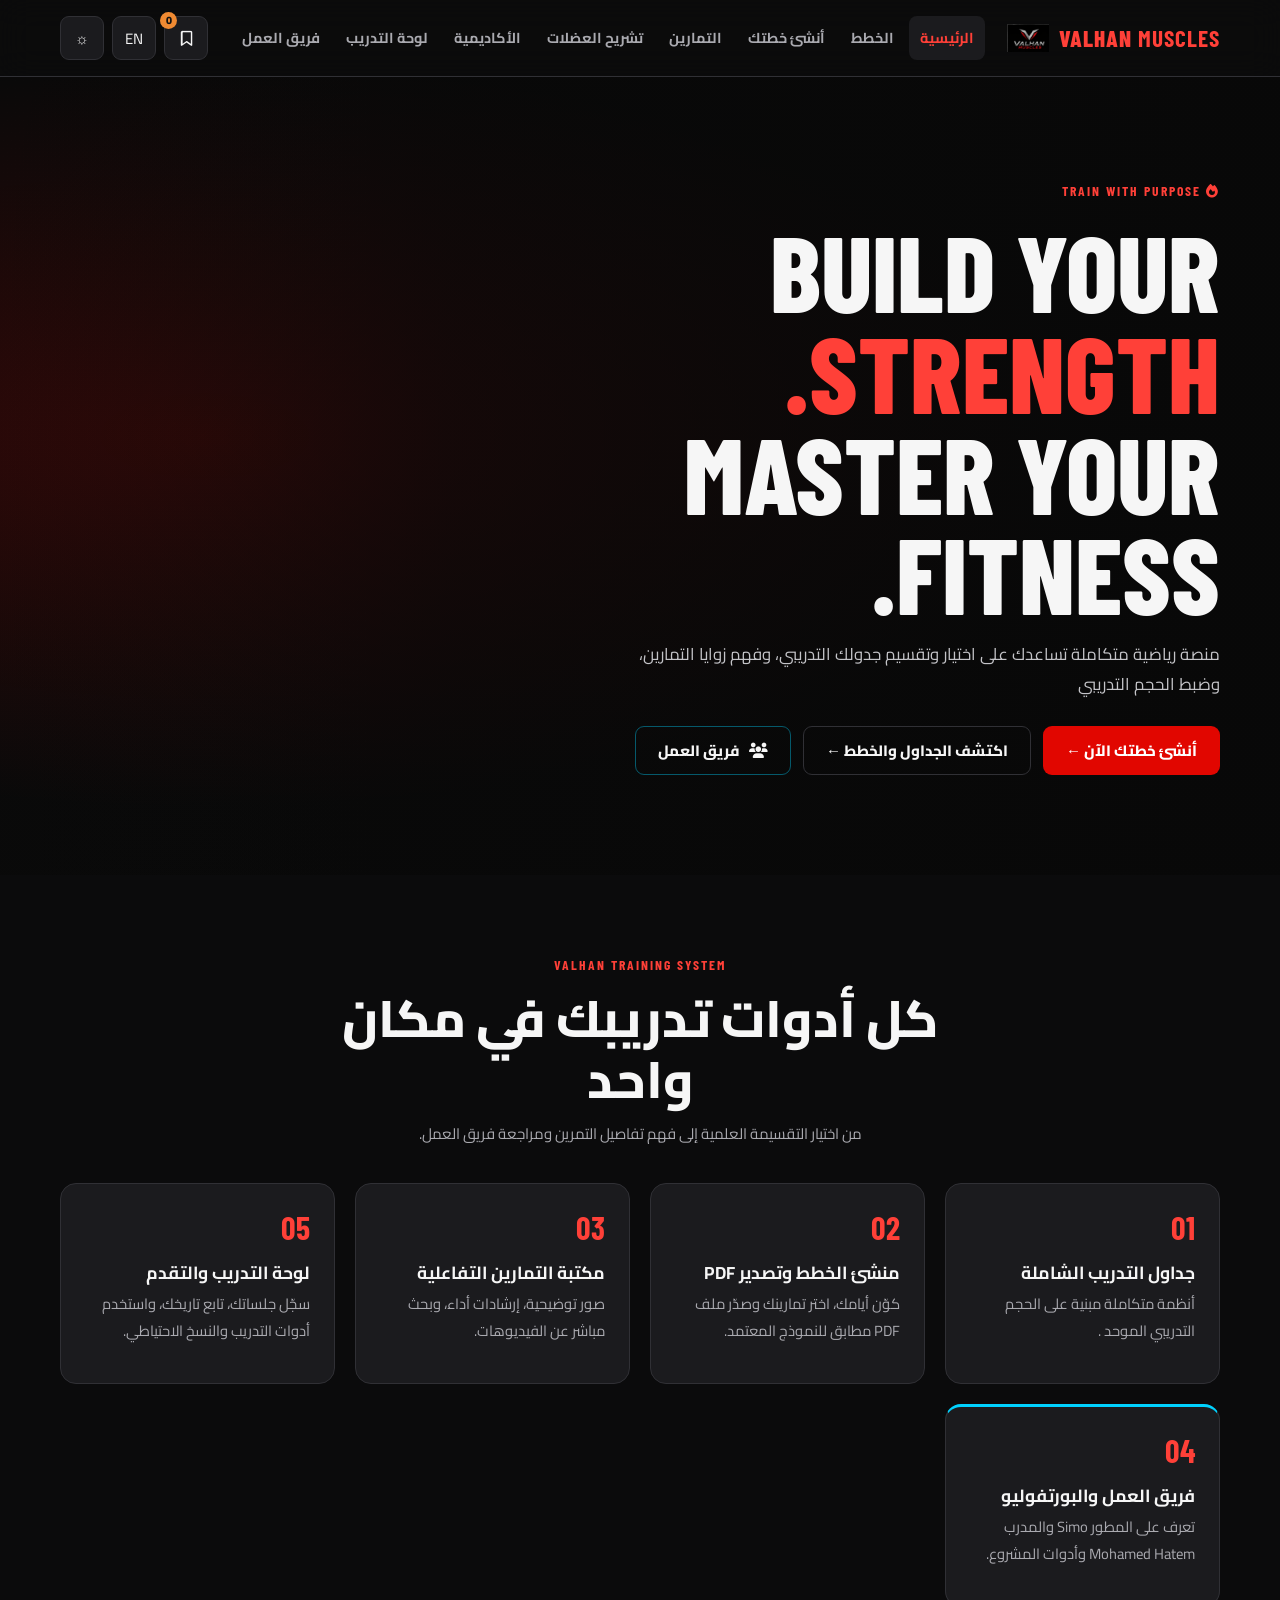
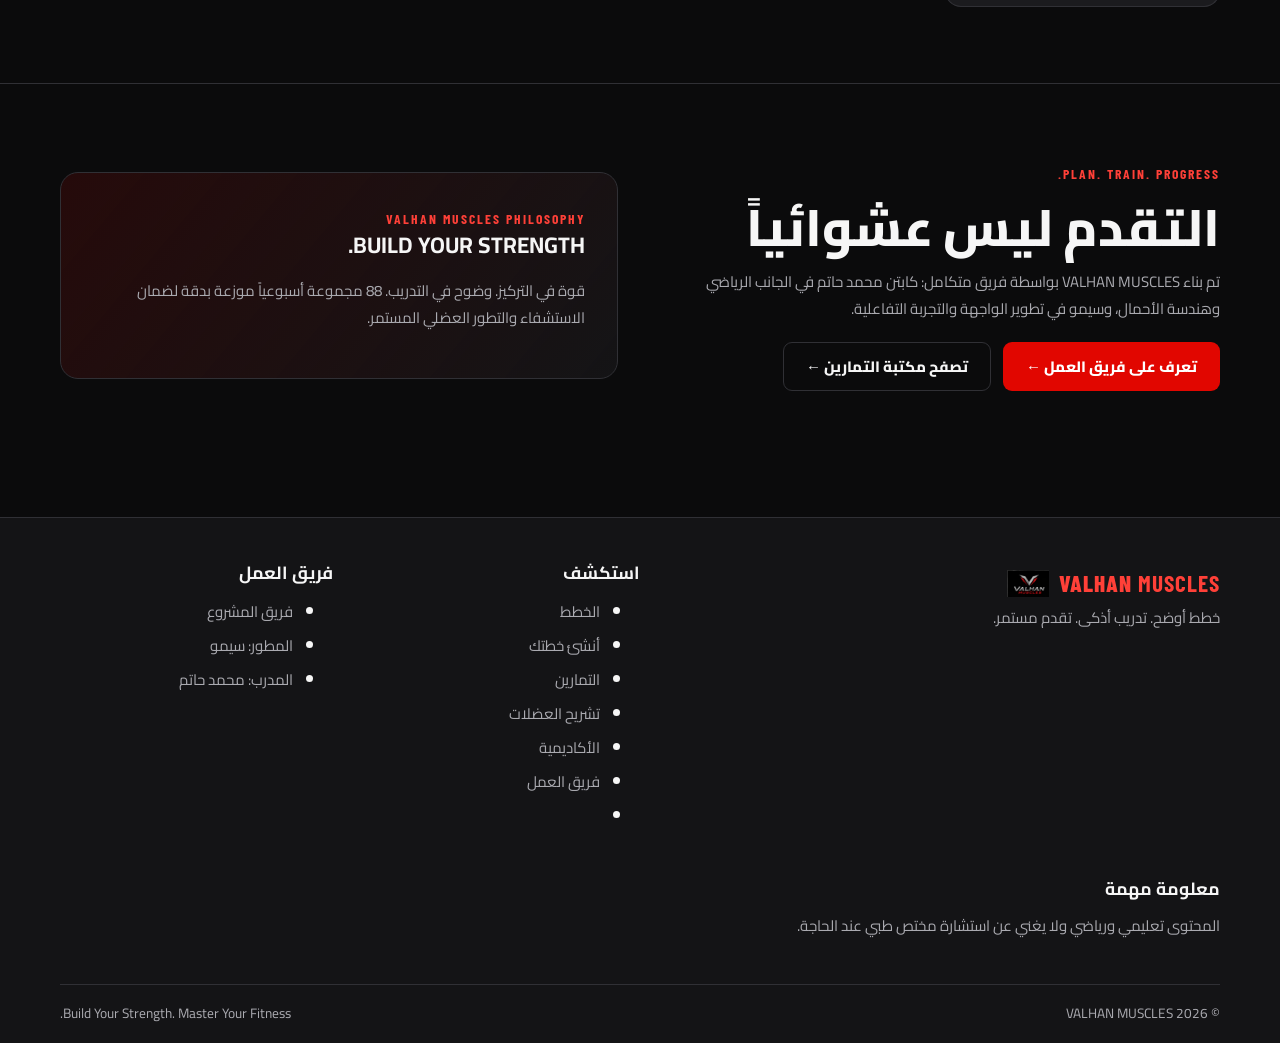
<file: index.html>
<!doctype html>
<html lang="ar" dir="rtl">

<head>
  <meta charset="utf-8">
  <meta name="viewport" content="width=device-width,initial-scale=1">
  <meta name="theme-color" content="#0b0b0c">
  <meta name="description" content="VALHAN MUSCLES — خطط تدريب ومكتبة تمارين لبناء قوتك بوعي.">
  <title>VALHAN MUSCLES</title>
  <link rel="preconnect" href="https://fonts.googleapis.com">
  <link rel="preconnect" href="https://fonts.gstatic.com" crossorigin>
  <link
    href="https://fonts.googleapis.com/css2?family=Barlow+Condensed:wght@500;600;700;800&family=Cairo:wght@400;500;600;700;800&display=swap"
    rel="stylesheet">
  <link rel="stylesheet" href="./css/all.min.css">
  <link rel="stylesheet" href="./css/global.css">
  <link rel="stylesheet" href="./css/header.css">
  <link rel="stylesheet" href="./css/footer.css">
  <link rel="stylesheet" href="./css/pages/pages.css">
</head>

<body data-root="." data-page="home"><a class="skip-link" href="#main-content">تخطَّ إلى المحتوى</a>
  <header id="site-header">
    <div class="container header-inner">
      <a class="brand" href="./index.html" aria-label="VALHAN MUSCLES - Home">
        <img src="./assets/logos/logo.webp" alt="VALHAN MUSCLES">
        <span>VALHAN <b>MUSCLES</b></span>
      </a>
      <nav class="nav" id="main-nav" aria-label="Main navigation">
        <a class="active" href="./index.html" data-ar="الرئيسية" data-en="Home">الرئيسية</a>
        <a class="" href="./pages/workout-plans.html" data-ar="الخطط" data-en="Plans">الخطط</a>
        <a class="" href="./pages/workout-builder.html" data-ar="أنشئ خطتك" data-en="Builder">أنشئ خطتك</a>
        <a class="" href="./pages/exercises.html" data-ar="التمارين" data-en="Exercises">التمارين</a>
        <a href="./pages/anatomy.html" data-ar="تشريح العضلات" data-en="Anatomy">تشريح العضلات</a>
        <a class="" href="./pages/academy.html" data-ar="الأكاديمية" data-en="Academy">الأكاديمية</a>
        <a href="./pages/dashboard.html" data-ar="لوحة التدريب" data-en="Dashboard">لوحة التدريب</a>
        <a class="" href="./pages/our-team.html" data-ar="فريق العمل" data-en="Our Team">فريق العمل</a>
      </nav>
      <div class="head-actions">
        <button class="icon-btn" id="lang-toggle" type="button" aria-label="Change language">EN</button>
        <button class="icon-btn" id="theme-toggle" type="button" aria-label="Toggle theme">☼</button>
        <button class="menu-btn" id="menu-toggle" type="button" aria-label="Open menu" aria-expanded="false"
          aria-controls="main-nav">☰</button>
      </div>
    </div>
  </header>
  <main id="main-content">

    <section class="hero">
      <div class="container hero-content">
        <span class="eyebrow"><i class="fa-solid fa-fire"></i> TRAIN WITH PURPOSE</span>
        <h1>BUILD YOUR <em>STRENGTH.</em><br />MASTER YOUR FITNESS.</h1>
        <p><span
            data-ar="منصة رياضية متكاملة تساعدك على اختيار وتقسيم جدولك التدريبي، وفهم زوايا التمارين، وضبط الحجم التدريبي"
            data-en="A comprehensive fitness platform helping you organize workout splits, understand movements, and maintain verified weekly volume (88 weekly sets).">منصة
            رياضية متكاملة تساعدك على اختيار وتقسيم جدولك التدريبي، وفهم زوايا التمارين، وضبط الحجم التدريبي</span> </p>
        <div class="actions">
          <a class="btn btn-primary" href="./pages/workout-builder.html"><span data-ar="أنشئ خطتك الآن ←"
              data-en="Build your plan ←">أنشئ خطتك الآن ←</span></a>
          <a class="btn btn-outline"   href="./pages/workout-plans.html"><span data-ar="اكتشف الجداول والخطط ←"
              data-en="Explore plans ←">اكتشف الجداول والخطط ←</span></a>
          <a class="btn btn-outline" href="./pages/our-team.html"
            style="border-color: rgba(0,210,255,0.4); color: var(--text);">
            <i class="fa-solid fa-users"></i> <span data-ar="فريق العمل" data-en="Our Team">فريق العمل</span>
          </a>
        </div>
      </div>
    </section>
    <section class="section">
      <div class="container">
        <div class="section-head">
          <span class="eyebrow">VALHAN TRAINING SYSTEM</span>
          <h2 class="section-title"><span data-ar="كل أدوات تدريبك في مكان واحد"
              data-en="Your training tools in one place">كل أدوات تدريبك في مكان واحد</span></h2>
          <p class="muted"><span data-ar="من اختيار التقسيمة العلمية إلى فهم تفاصيل التمرين ومراجعة فريق العمل."
              data-en="From selecting scientific splits to mastering execution and exploring our team.">من اختيار
              التقسيمة العلمية إلى فهم تفاصيل التمرين ومراجعة فريق العمل.</span></p>
        </div>
        <div class="grid feature-grid">
          <a class="card feature reveal" href="./pages/workout-plans.html">
            <b>01</b>
            <h3><span data-ar="جداول التدريب الشاملة" data-en="Comprehensive Plans">جداول التدريب الشاملة</span></h3>
            <p> <span data-ar="أنظمة متكاملة مبنية على الحجم التدريبي الموحد ."
                data-en="7 unified systems based on verified weekly volume.">أنظمة متكاملة مبنية على الحجم التدريبي
                الموحد .</span></p>
          </a>
          <a class="card feature reveal" href="./pages/workout-builder.html">
            <b>02</b>
            <h3><span data-ar="منشئ الخطط وتصدير PDF" data-en="Workout Builder &amp; PDF">منشئ الخطط وتصدير PDF</span>
            </h3>
            <p><span data-ar="كوّن أيامك، اختر تمارينك وصدّر ملف PDF مطابق للنموذج المعتمد."
                data-en="Build your sessions and export clean print-ready PDFs.">كوّن أيامك، اختر تمارينك وصدّر ملف PDF
                مطابق للنموذج المعتمد.</span></p>
          </a>
          <a class="card feature reveal" href="./pages/exercises.html">
            <b>03</b>
            <h3><span data-ar="مكتبة التمارين التفاعلية" data-en="Exercise Library">مكتبة التمارين التفاعلية</span></h3>
            <p><span data-ar="صور توضيحية، إرشادات أداء، وبحث مباشر عن الفيديوهات."
                data-en="Movement guides, cues, and direct tutorial search.">صور توضيحية، إرشادات أداء، وبحث مباشر عن
                الفيديوهات.</span></p>
          </a>
          <a class="card feature reveal" href="./pages/dashboard.html">
            <b>05</b>
            <h3><span data-ar="لوحة التدريب والتقدم" data-en="Training Dashboard">لوحة التدريب والتقدم</span></h3>
            <p><span data-ar="سجّل جلساتك، تابع تاريخك، واستخدم أدوات التدريب والنسخ الاحتياطي." data-en="Log sessions, review history, and use training and backup tools.">سجّل جلساتك، تابع تاريخك، واستخدم أدوات التدريب والنسخ الاحتياطي.</span></p>
          </a>
          <a class="card feature reveal" href="./pages/our-team.html" style="border-top: 3px solid #00d2ff;">
            <b>04</b>
            <h3><span data-ar="فريق العمل والبورتفوليو" data-en="Our Team &amp; Portfolios">فريق العمل
                والبورتفوليو</span></h3>
            <p><span data-ar="تعرف على المطور Simo والمدرب Mohamed Hatem وأدوات المشروع."
                data-en="Meet Developer Simo, Coach Mohamed Hatem and project stack.">تعرف على المطور Simo والمدرب
                Mohamed Hatem وأدوات المشروع.</span></p>
          </a>
        </div>
      </div>
    </section>
    <section class="section" style="border-top: 1px solid var(--line);">
      <div class="container split">
        <div>
          <span class="eyebrow">PLAN. TRAIN. PROGRESS.</span>
          <h2 class="section-title"><span data-ar="التقدم ليس عشوائياً" data-en="Progress is not random">التقدم ليس
              عشوائياً</span></h2>
          <p class="muted"><span
              data-ar="تم بناء VALHAN MUSCLES بواسطة فريق متكامل: كابتن محمد حاتم في الجانب الرياضي وهندسة الأحمال، وسيمو في تطوير الواجهة والتجربة التفاعلية."
              data-en="VALHAN MUSCLES is built by a dedicated team: Mohamed Hatem on fitness architecture and Simo on front-end engineering.">تم
              بناء VALHAN MUSCLES بواسطة فريق متكامل: كابتن محمد حاتم في الجانب الرياضي وهندسة الأحمال، وسيمو في تطوير
              الواجهة والتجربة التفاعلية.</span></p>
          <div style="display:flex; gap:12px; flex-wrap:wrap; margin-top:20px;">
            <a class="btn btn-primary" href="./pages/our-team.html"><span data-ar="تعرف على فريق العمل ←"
                data-en="Meet the team ←">تعرف على فريق العمل ←</span></a>
            <a class="btn btn-outline" href="./pages/exercises.html"><span data-ar="تصفح مكتبة التمارين ←"
                data-en="Browse exercises ←">تصفح مكتبة التمارين ←</span></a>
          </div>
        </div>
        <div class="about-panel">
          <span class="eyebrow">VALHAN MUSCLES PHILOSOPHY</span>
          <h2>BUILD YOUR STRENGTH.</h2>
          <p class="muted"><span
              data-ar="قوة في التركيز. وضوح في التدريب. 88 مجموعة أسبوعياً موزعة بدقة لضمان الاستشفاء والتطور العضلي المستمر."
              data-en="Strength in focus. Clarity in training. 88 weekly sets carefully allocated for recovery and hypertrophy.">قوة
              في التركيز. وضوح في التدريب. 88 مجموعة أسبوعياً موزعة بدقة لضمان الاستشفاء والتطور العضلي المستمر.</span>
          </p>
        </div>
      </div>
    </section>
  </main>
  <footer id="site-footer">
    <div class="container">
      <div class="footer-grid">
        <div>
          <a class="brand" href="./index.html">
            <img src="./assets/logos/logo.webp" alt="VALHAN MUSCLES">
            <span>VALHAN <b>MUSCLES</b></span>
          </a>
          <p data-ar="خطط أوضح. تدريب أذكى. تقدم مستمر." data-en="Clear plans. Smarter training. Consistent progress.">
            خطط أوضح. تدريب أذكى. تقدم مستمر.</p>
        </div>
        <div>
          <h3 class="footer-title" data-ar="استكشف" data-en="Explore">استكشف</h3>
          <ul class="footer-links">
            <li><a href="./pages/workout-plans.html" data-ar="الخطط" data-en="Plans">الخطط</a></li>
            <li><a href="./pages/workout-builder.html" data-ar="أنشئ خطتك" data-en="Builder">أنشئ خطتك</a></li>
            <li><a href="./pages/exercises.html" data-ar="التمارين" data-en="Exercises">التمارين</a></li>
            <li><a href="./pages/anatomy.html" data-ar="تشريح العضلات" data-en="Anatomy">تشريح العضلات</a></li>
            <li><a href="./pages/academy.html" data-ar="الأكاديمية" data-en="Academy">الأكاديمية</a></li>
            <li><a href="./pages/our-team.html" data-ar="فريق العمل" data-en="Our Team">فريق العمل</a></li>
            <li></li>
          </ul>
        </div>
        <div>
          <h3 class="footer-title" data-ar="فريق العمل" data-en="Our Team">فريق العمل</h3>
          <ul class="footer-links">
            <li><a href="./pages/our-team.html" data-ar="فريق المشروع" data-en="Team Hub">فريق المشروع</a></li>
            <li><a href="./pages/developer.html" data-ar="المطور: سيمو" data-en="Developer: Simo">المطور: سيمو</a></li>
            <li><a href="./pages/coach.html" data-ar="المدرب: محمد حاتم" data-en="Coach: Mohamed Hatem">المدرب: محمد
                حاتم</a></li>
          </ul>
        </div>
        <div>
          <h3 class="footer-title" data-ar="معلومة مهمة" data-en="Important note">معلومة مهمة</h3>
          <p data-ar="المحتوى تعليمي ورياضي ولا يغني عن استشارة مختص طبي عند الحاجة."
            data-en="Educational fitness content; seek qualified medical advice when needed.">المحتوى تعليمي ورياضي ولا
            يغني عن استشارة مختص طبي عند الحاجة.</p>
        </div>
      </div>
      <div class="footer-bottom">
        <span>© <span id="current-year">2026</span> VALHAN MUSCLES</span>
        <span>Build Your Strength. Master Your Fitness.</span>
      </div>
    </div>
  </footer>
  <div class="toast" id="toast" role="status" aria-live="polite"></div>
  <script src="./js/main.js" defer></script>
  <script src="./js/articles-data.js" defer></script>
  <script src="./js/data/exercises.js" defer></script>
  <script src="./js/features/saved-content.js" defer></script>
  <script src="./js/features/page-interactions.js" defer></script>
</body>

</html>
</file>
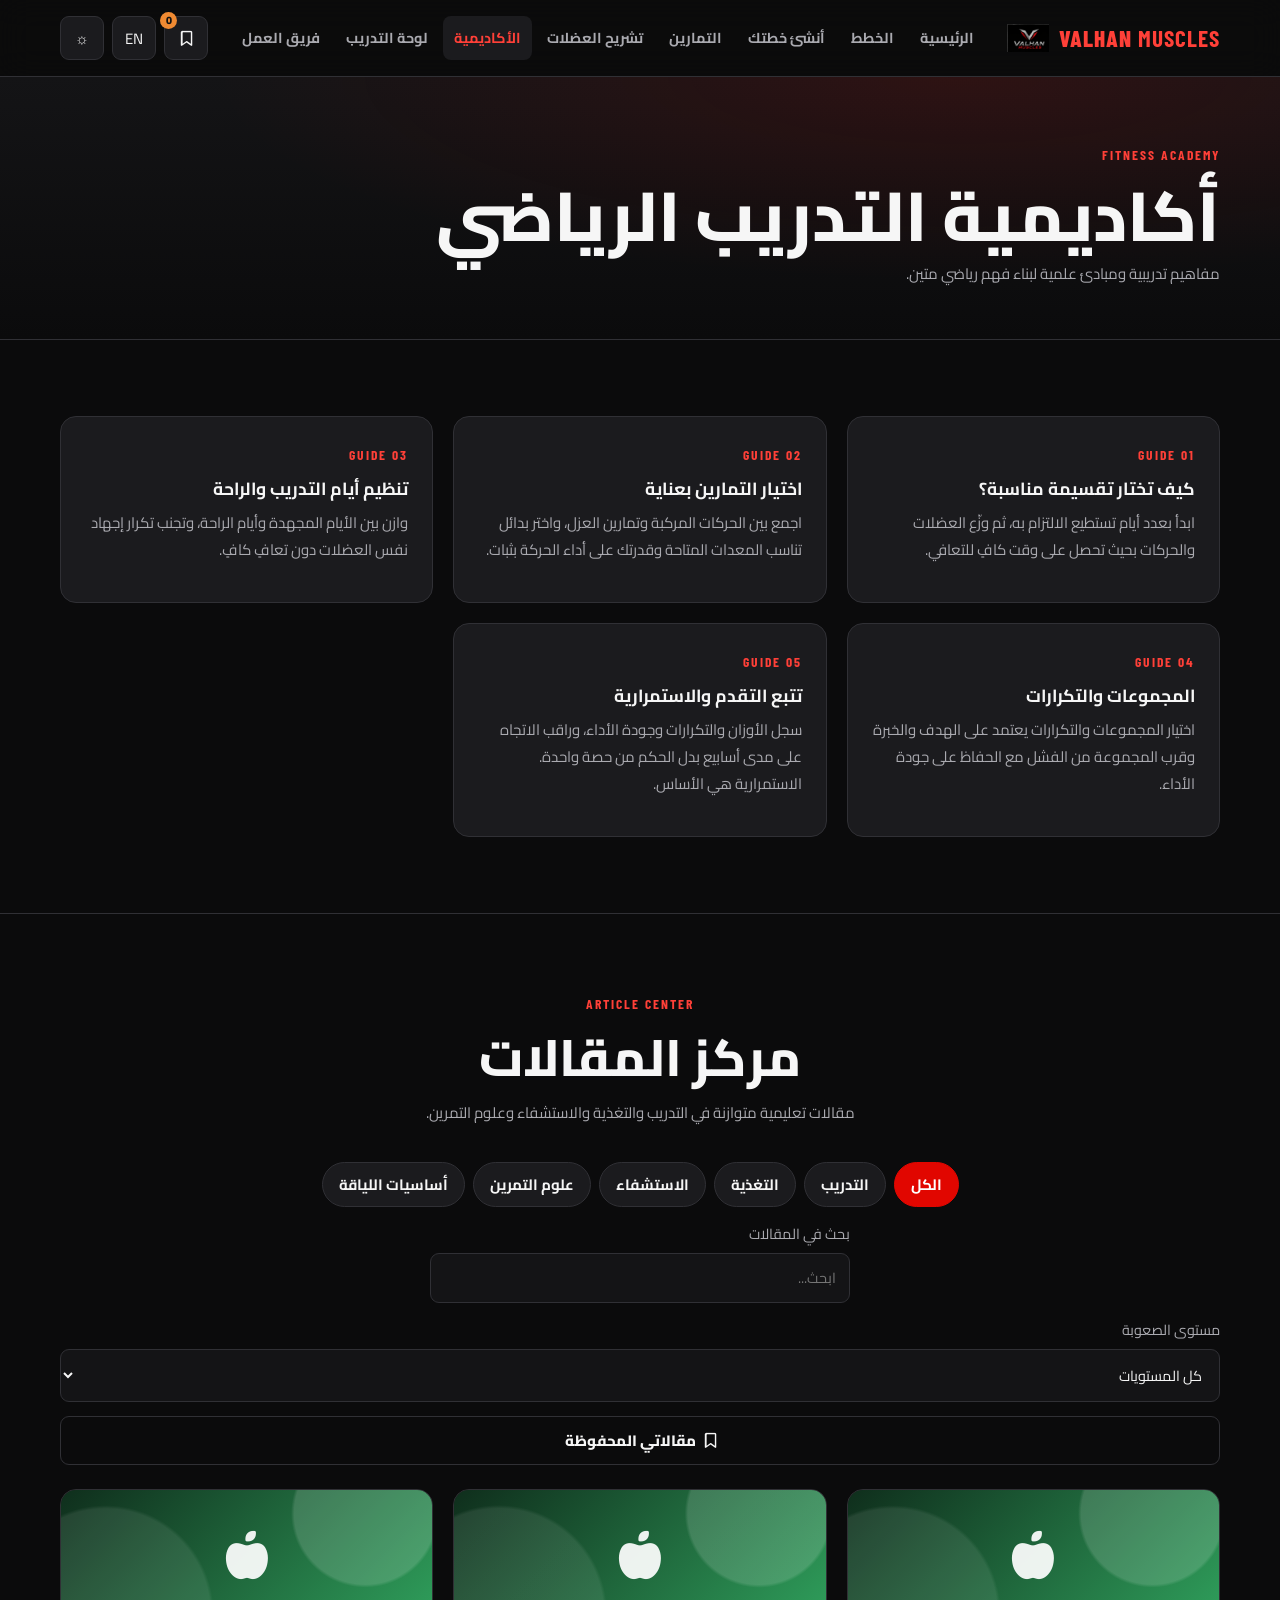
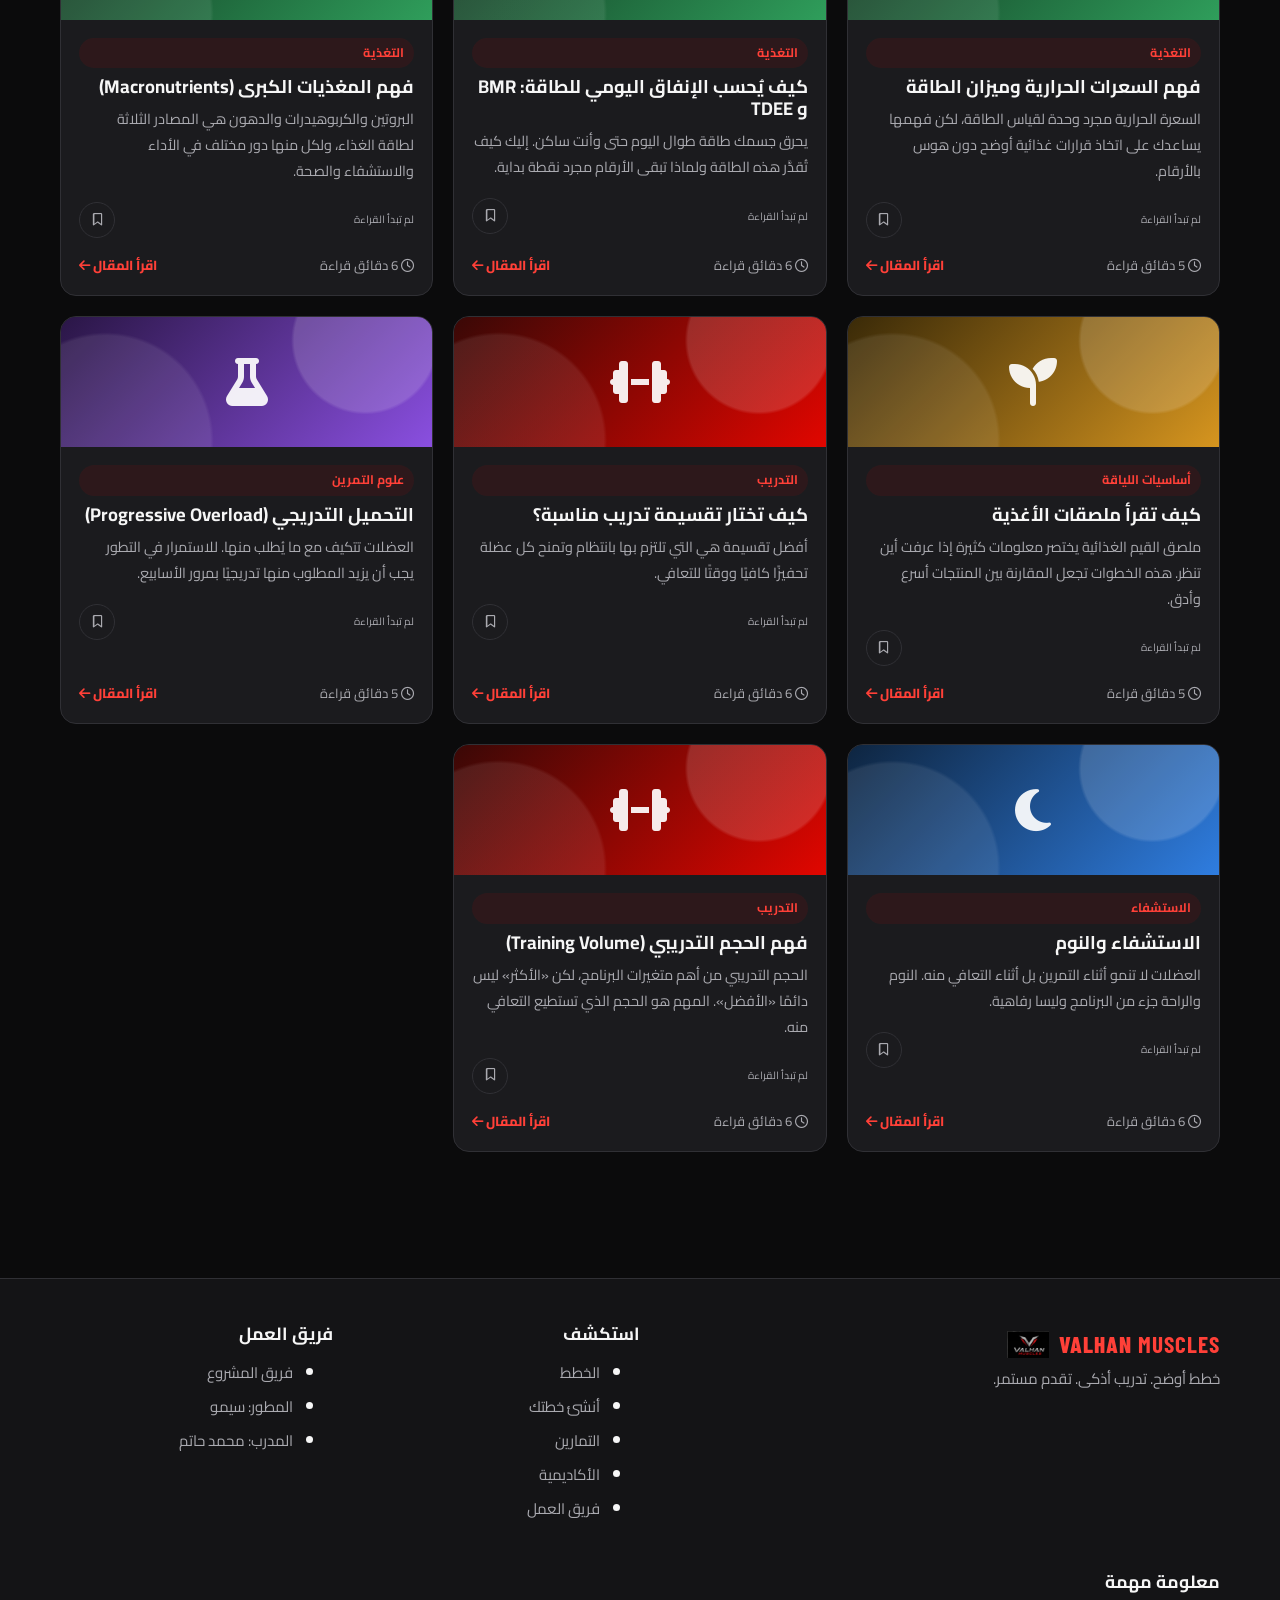
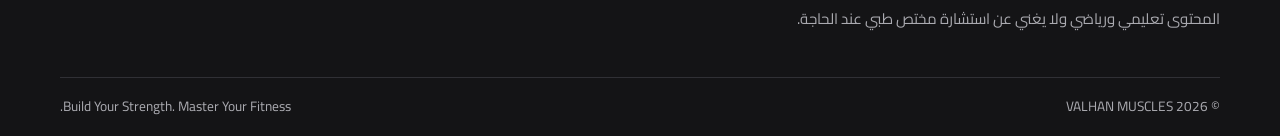
<file: pages/academy.html>
<!doctype html>
<html lang="ar" dir="rtl">

<head>
  <meta charset="utf-8">
  <meta name="viewport" content="width=device-width,initial-scale=1">
  <meta name="theme-color" content="#0b0b0c">
  <meta name="description" content="VALHAN MUSCLES — خطط تدريب ومكتبة تمارين لبناء قوتك بوعي.">
  <title>VALHAN MUSCLES</title>
  <link rel="preconnect" href="https://fonts.googleapis.com">
  <link rel="preconnect" href="https://fonts.gstatic.com" crossorigin>
  <link
    href="https://fonts.googleapis.com/css2?family=Barlow+Condensed:wght@500;600;700;800&family=Cairo:wght@400;500;600;700;800&display=swap"
    rel="stylesheet">
  <link rel="stylesheet" href="../css/all.min.css">
  <link rel="stylesheet" href="../css/global.css">
  <link rel="stylesheet" href="../css/header.css">
  <link rel="stylesheet" href="../css/footer.css">
  <link rel="stylesheet" href="../css/pages/pages.css">
</head>

<body data-root=".." data-page="academy"><a class="skip-link" href="#main-content">تخطَّ إلى المحتوى</a>
  <header id="site-header">
    <div class="container header-inner">
      <a class="brand" href="../index.html" aria-label="VALHAN MUSCLES - Home">
        <img src="../assets/logos/logo.webp" alt="VALHAN MUSCLES">
        <span>VALHAN <b>MUSCLES</b></span>
      </a>
      <nav class="nav" id="main-nav" aria-label="Main navigation">
        <a class="" href="../index.html" data-ar="الرئيسية" data-en="Home">الرئيسية</a>
        <a class="" href="../pages/workout-plans.html" data-ar="الخطط" data-en="Plans">الخطط</a>
        <a class="" href="../pages/workout-builder.html" data-ar="أنشئ خطتك" data-en="Builder">أنشئ خطتك</a>
        <a class="" href="../pages/exercises.html" data-ar="التمارين" data-en="Exercises">التمارين</a>
        <a href="../pages/anatomy.html" data-ar="تشريح العضلات" data-en="Anatomy">تشريح العضلات</a>
        <a class="active" href="../pages/academy.html" data-ar="الأكاديمية" data-en="Academy">الأكاديمية</a>
        <a href="dashboard.html" data-ar="لوحة التدريب" data-en="Dashboard">لوحة التدريب</a>
        <a class="" href="../pages/our-team.html" data-ar="فريق العمل" data-en="Our Team">فريق العمل</a>
      </nav>
      <div class="head-actions">
        <button class="icon-btn" id="lang-toggle" type="button" aria-label="Change language">EN</button>
        <button class="icon-btn" id="theme-toggle" type="button" aria-label="Toggle theme">☼</button>
        <button class="menu-btn" id="menu-toggle" type="button" aria-label="Open menu" aria-expanded="false"
          aria-controls="main-nav">☰</button>
      </div>
    </div>
  </header>
  <main id="main-content">

    <section class="page-hero">
      <div class="container">
        <span class="eyebrow">FITNESS ACADEMY</span>
        <h1><span data-ar="أكاديمية التدريب الرياضي" data-en="Fitness Academy">أكاديمية التدريب الرياضي</span></h1>
        <p><span data-ar="مفاهيم تدريبية ومبادئ علمية لبناء فهم رياضي متين."
            data-en="Practical guides and scientific foundations for smarter training.">مفاهيم تدريبية ومبادئ علمية
            لبناء فهم رياضي متين.</span></p>
      </div>
    </section>
    <section class="section">
      <div class="container grid academy-grid">
        <article class="card article reveal">
          <span class="eyebrow">GUIDE 01</span>
          <h3><span data-ar="كيف تختار تقسيمة مناسبة؟" data-en="How to choose a split">كيف تختار تقسيمة مناسبة؟</span>
          </h3>
          <p><span data-ar="ابدأ بعدد أيام تستطيع الالتزام به، ثم وزّع العضلات والحركات بحيث تحصل على وقت كافٍ للتعافي."
              data-en="Start with a weekly frequency you can sustain, then distribute muscle groups and movements with enough recovery.">ابدأ
              بعدد أيام تستطيع الالتزام به، ثم وزّع العضلات والحركات بحيث تحصل على وقت كافٍ للتعافي.</span></p>
        </article>
        <article class="card article reveal">
          <span class="eyebrow">GUIDE 02</span>
          <h3><span data-ar="اختيار التمارين بعناية" data-en="Exercise selection">اختيار التمارين بعناية</span></h3>
          <p><span
              data-ar="اجمع بين الحركات المركبة وتمارين العزل، واختر بدائل تناسب المعدات المتاحة وقدرتك على أداء الحركة بثبات."
              data-en="Combine compound and isolation movements. Choose variations that match available equipment and joint stability.">اجمع
              بين الحركات المركبة وتمارين العزل، واختر بدائل تناسب المعدات المتاحة وقدرتك على أداء الحركة بثبات.</span>
          </p>
        </article>
        <article class="card article reveal">
          <span class="eyebrow">GUIDE 03</span>
          <h3><span data-ar="تنظيم أيام التدريب والراحة" data-en="Organizing training days">تنظيم أيام التدريب
              والراحة</span></h3>
          <p><span data-ar="وازن بين الأيام المجهدة وأيام الراحة، وتجنب تكرار إجهاد نفس العضلات دون تعافٍ كافٍ."
              data-en="Balance demanding sessions with rest and avoid repeatedly stressing the same muscles without adequate recovery.">وازن
              بين الأيام المجهدة وأيام الراحة، وتجنب تكرار إجهاد نفس العضلات دون تعافٍ كافٍ.</span></p>
        </article>
        <article class="card article reveal">
          <span class="eyebrow">GUIDE 04</span>
          <h3><span data-ar="المجموعات والتكرارات" data-en="Sets and reps">المجموعات والتكرارات</span></h3>
          <p><span
              data-ar="اختيار المجموعات والتكرارات يعتمد على الهدف والخبرة وقرب المجموعة من الفشل مع الحفاظ على جودة الأداء."
              data-en="Sets and reps depend on goals, experience and effort while maintaining sound technique.">اختيار
              المجموعات والتكرارات يعتمد على الهدف والخبرة وقرب المجموعة من الفشل مع الحفاظ على جودة الأداء.</span></p>
        </article>
        <article class="card article reveal">
          <span class="eyebrow">GUIDE 05</span>
          <h3><span data-ar="تتبع التقدم والاستمرارية" data-en="Tracking progress &amp; consistency">تتبع التقدم
              والاستمرارية</span></h3>
          <p><span
              data-ar="سجل الأوزان والتكرارات وجودة الأداء، وراقب الاتجاه على مدى أسابيع بدل الحكم من حصة واحدة. الاستمرارية هي الأساس."
              data-en="Record loads, reps and execution quality. Look at trends over weeks rather than judging one session.">سجل
              الأوزان والتكرارات وجودة الأداء، وراقب الاتجاه على مدى أسابيع بدل الحكم من حصة واحدة. الاستمرارية هي
              الأساس.</span></p>
        </article>
      </div>
    </section>
    <section id="article-center" class="section" style="border-top:1px solid var(--line)">
      <div class="container">
        <div class="section-head"><span class="eyebrow">ARTICLE CENTER</span>
          <h2 class="section-title"><span data-ar="مركز المقالات" data-en="Article Center">مركز المقالات</span></h2>
          <p class="muted"><span data-ar="مقالات تعليمية متوازنة في التدريب والتغذية والاستشفاء وعلوم التمرين."
              data-en="Balanced educational articles on training, nutrition, recovery and exercise science.">مقالات
              تعليمية متوازنة في التدريب والتغذية والاستشفاء وعلوم التمرين.</span></p>
        </div>
        <div class="article-tools">
          <div class="chips" id="article-categories" role="group" aria-label="تصنيفات المقالات"
            data-ar-aria-label="تصنيفات المقالات" data-en-aria-label="Article categories"></div>
          <label class="field article-search"><span data-ar="بحث في المقالات" data-en="Search articles">بحث في المقالات</span>
            <input id="art-q" type="search" placeholder="ابحث..." data-ar-placeholder="ابحث..." data-en-placeholder="Search..."></label>
          <label class="field article-difficulty"><span data-ar="مستوى الصعوبة" data-en="Difficulty">مستوى الصعوبة</span>
            <select id="art-difficulty"><option value="all" data-ar="كل المستويات" data-en="All levels">كل المستويات</option>
              <option value="beginner" data-ar="مبتدئ" data-en="Beginner">مبتدئ</option>
              <option value="intermediate" data-ar="متوسط" data-en="Intermediate">متوسط</option>
              <option value="advanced" data-ar="متقدم" data-en="Advanced">متقدم</option>
              <option value="unspecified" data-ar="غير محدد" data-en="Unspecified">غير محدد</option></select></label>
          <a class="btn btn-outline saved-articles-link" href="#article-center" id="saved-articles-toggle" data-show-saved="false">
            <i class="fa-regular fa-bookmark" aria-hidden="true"></i> <span data-ar="مقالاتي المحفوظة" data-en="Saved articles">مقالاتي المحفوظة</span></a>
        </div>
        <div class="grid article-grid" id="art-grid" aria-live="polite"></div>
        <p class="empty" id="art-empty" hidden><span data-ar="لا توجد مقالات مطابقة." data-en="No matching articles.">لا
            توجد مقالات مطابقة.</span></p>
      </div>
    </section>
  </main>
  <footer id="site-footer">
    <div class="container">
      <div class="footer-grid">
        <div>
          <a class="brand" href="../index.html">
            <img src="../assets/logos/logo.webp" alt="VALHAN MUSCLES">
            <span>VALHAN <b>MUSCLES</b></span>
          </a>
          <p data-ar="خطط أوضح. تدريب أذكى. تقدم مستمر." data-en="Clear plans. Smarter training. Consistent progress.">
            خطط أوضح. تدريب أذكى. تقدم مستمر.</p>
        </div>
        <div>
          <h3 class="footer-title" data-ar="استكشف" data-en="Explore">استكشف</h3>
          <ul class="footer-links">
            <li><a href="../pages/workout-plans.html" data-ar="الخطط" data-en="Plans">الخطط</a></li>
            <li><a href="../pages/workout-builder.html" data-ar="أنشئ خطتك" data-en="Builder">أنشئ خطتك</a></li>
            <li><a href="../pages/exercises.html" data-ar="التمارين" data-en="Exercises">التمارين</a></li>
            <li><a href="../pages/academy.html" data-ar="الأكاديمية" data-en="Academy">الأكاديمية</a></li>
            <li><a href="../pages/our-team.html" data-ar="فريق العمل" data-en="Our Team">فريق العمل</a></li>
          </ul>
        </div>
        <div>
          <h3 class="footer-title" data-ar="فريق العمل" data-en="Our Team">فريق العمل</h3>
          <ul class="footer-links">
            <li><a href="../pages/our-team.html" data-ar="فريق المشروع" data-en="Team Hub">فريق المشروع</a></li>
            <li><a href="../pages/developer.html" data-ar="المطور: سيمو" data-en="Developer: Simo">المطور: سيمو</a></li>
            <li><a href="../pages/coach.html" data-ar="المدرب: محمد حاتم" data-en="Coach: Mohamed Hatem">المدرب: محمد
                حاتم</a></li>
          </ul>
        </div>
        <div>
          <h3 class="footer-title" data-ar="معلومة مهمة" data-en="Important note">معلومة مهمة</h3>
          <p data-ar="المحتوى تعليمي ورياضي ولا يغني عن استشارة مختص طبي عند الحاجة."
            data-en="Educational fitness content; seek qualified medical advice when needed.">المحتوى تعليمي ورياضي ولا
            يغني عن استشارة مختص طبي عند الحاجة.</p>
        </div>
      </div>
      <div class="footer-bottom">
        <span>© <span id="current-year">2026</span> VALHAN MUSCLES</span>
        <span>Build Your Strength. Master Your Fitness.</span>
      </div>
    </div>
  </footer>
  <div class="toast" id="toast" role="status" aria-live="polite"></div>
  <script src="../js/main.js" defer></script>
  <script src="../js/features/page-interactions.js" defer></script>
  <script src="../js/storage.js" defer></script>
  <script src="../js/data/exercises.js" defer></script>
  <script src="../js/articles-data.js" defer></script>
  <script src="../js/features/saved-content.js" defer></script>
  <script src="../js/articles.js" defer></script>
</body>

</html>
</file>
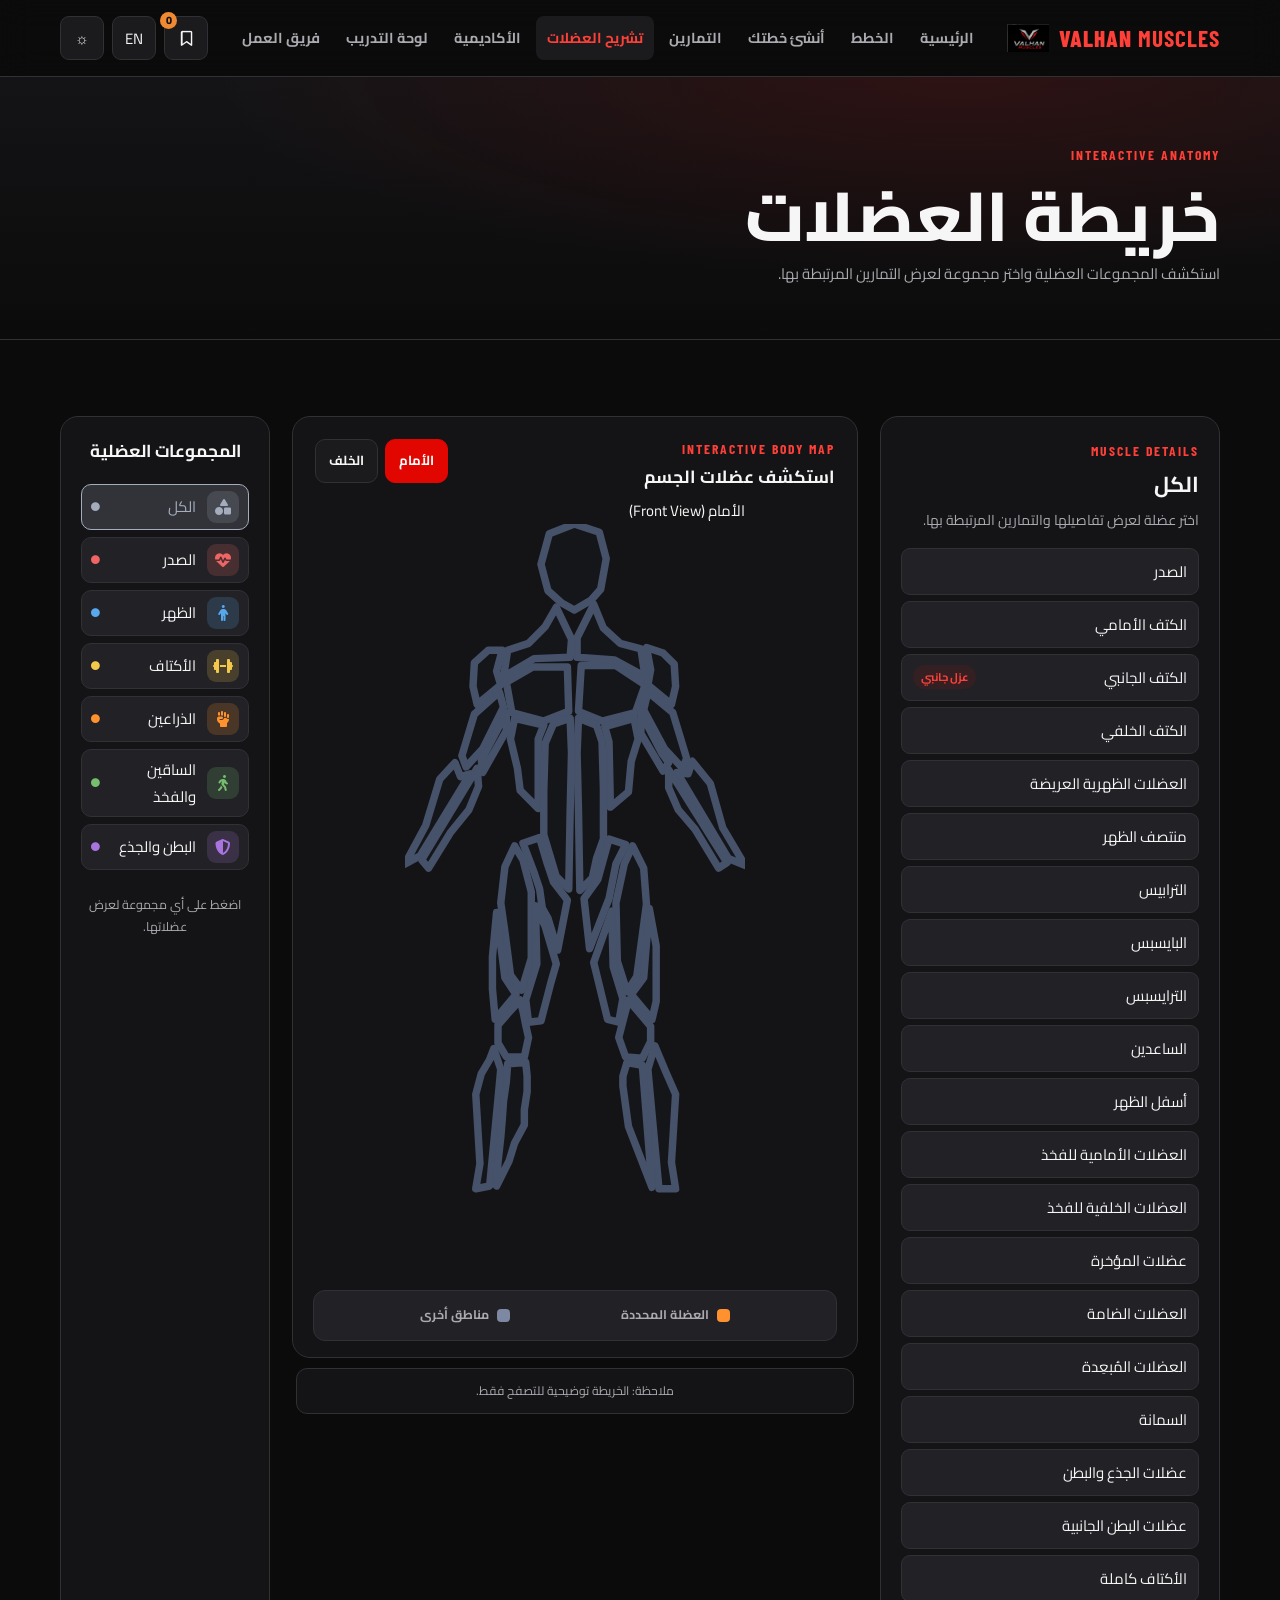
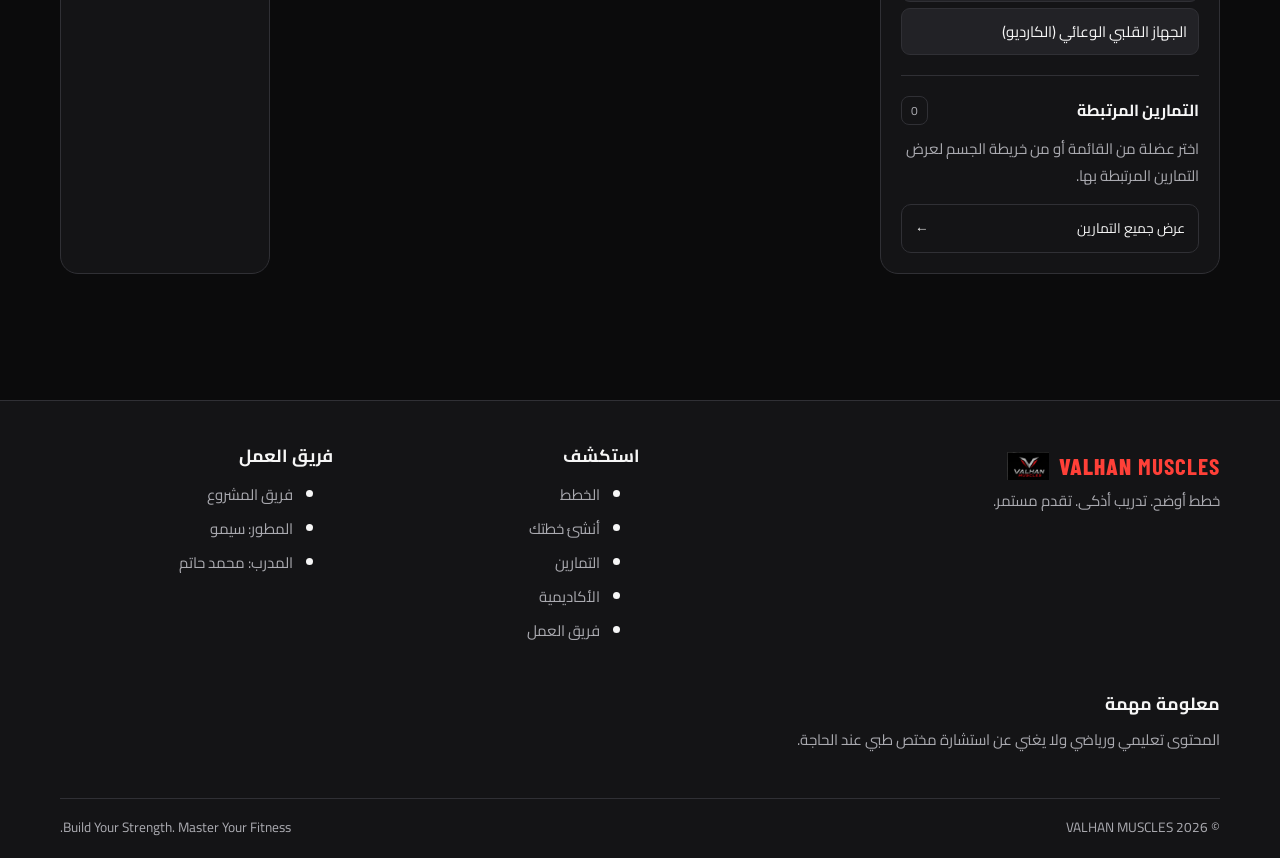
<file: pages/anatomy.html>
<!doctype html>
<html lang="ar" dir="rtl">

<head>
  <meta charset="utf-8">
  <meta name="viewport" content="width=device-width,initial-scale=1">
  <meta name="theme-color" content="#0b0b0c">
  <meta name="description" content="VALHAN MUSCLES — خطط تدريب ومكتبة تمارين لبناء قوتك بوعي.">
  <title>VALHAN MUSCLES — Anatomy</title>
  <link rel="preconnect" href="https://fonts.googleapis.com">
  <link rel="preconnect" href="https://fonts.gstatic.com" crossorigin>
  <link
    href="https://fonts.googleapis.com/css2?family=Barlow+Condensed:wght@500;600;700;800&family=Cairo:wght@400;500;600;700;800&display=swap"
    rel="stylesheet">
  <link rel="stylesheet" href="../css/all.min.css">
  <link rel="stylesheet" href="../css/global.css">
  <link rel="stylesheet" href="../css/header.css">
  <link rel="stylesheet" href="../css/footer.css">
  <link rel="stylesheet" href="../css/pages/pages.css">
  <link rel="stylesheet" href="../css/pages/anatomy-fixes.css">
</head>

<body data-root=".." data-page="anatomy"><a class="skip-link" href="#main-content">تخطَّ إلى المحتوى</a>
  <header id="site-header">
    <div class="container header-inner">
      <a class="brand" href="../index.html" aria-label="VALHAN MUSCLES - Home">
        <img src="../assets/logos/logo.webp" alt="VALHAN MUSCLES">
        <span>VALHAN <b>MUSCLES</b></span>
      </a>
      <nav class="nav" id="main-nav" aria-label="Main navigation">
        <a class="" href="../index.html" data-ar="الرئيسية" data-en="Home">الرئيسية</a>
        <a class="" href="../pages/workout-plans.html" data-ar="الخطط" data-en="Plans">الخطط</a>
        <a class="" href="../pages/workout-builder.html" data-ar="أنشئ خطتك" data-en="Builder">أنشئ خطتك</a>
        <a href="../pages/exercises.html" data-ar="التمارين" data-en="Exercises">التمارين</a>
        <a class="active" href="../pages/anatomy.html" data-ar="تشريح العضلات" data-en="Anatomy">تشريح العضلات</a>
        <a class="" href="../pages/academy.html" data-ar="الأكاديمية" data-en="Academy">الأكاديمية</a>
        <a href="dashboard.html" data-ar="لوحة التدريب" data-en="Dashboard">لوحة التدريب</a>
        <a class="" href="../pages/our-team.html" data-ar="فريق العمل" data-en="Our Team">فريق العمل</a>
      </nav>
      <div class="head-actions">
        <button class="icon-btn" id="lang-toggle" type="button" aria-label="Change language">EN</button>
        <button class="icon-btn" id="theme-toggle" type="button" aria-label="Toggle theme">☼</button>
        <button class="menu-btn" id="menu-toggle" type="button" aria-label="Open menu" aria-expanded="false"
          aria-controls="main-nav">☰</button>
      </div>
    </div>
  </header>
  <main id="main-content">
    <section class="page-hero"><div class="container">
      <span class="eyebrow">INTERACTIVE ANATOMY</span>
      <h1><span data-ar="خريطة العضلات" data-en="Muscle Map">خريطة العضلات</span></h1>
      <p data-ar="استكشف المجموعات العضلية واختر مجموعة لعرض التمارين المرتبطة بها." data-en="Explore muscle groups and select one to view linked exercises.">استكشف المجموعات العضلية واختر مجموعة لعرض التمارين المرتبطة بها.</p>
    </div></section>
    <section class="section anatomy-section">
      <div class="container anatomy-layout">
        <aside class="anatomy-groups card" aria-label="Muscle groups">
          <h2 data-ar="المجموعات العضلية" data-en="Muscle Groups">المجموعات العضلية</h2>
          <div id="anatomy-group-list" class="anatomy-group-list"></div>
          <p class="anatomy-side-note" data-ar="اضغط على أي مجموعة لعرض عضلاتها." data-en="Choose a group to explore its muscles.">اضغط على أي مجموعة لعرض عضلاتها.</p>
        </aside>
        <div class="anatomy-center">
          <div class="anatomy-stage card">
            <div class="anatomy-stage-head">
              <div><span class="eyebrow">INTERACTIVE BODY MAP</span><h2 data-ar="استكشف عضلات الجسم" data-en="Explore the Muscular System">استكشف عضلات الجسم</h2></div>
              <div class="anatomy-tabs" role="group" aria-label="Anatomy view">
                <button class="chip active" type="button" data-view="front" aria-pressed="true"><span data-ar="الأمام" data-en="Front">الأمام</span></button>
                <button class="chip" type="button" data-view="back" aria-pressed="false"><span data-ar="الخلف" data-en="Back">الخلف</span></button>
              </div>
            </div>
            <div id="anatomy-stage-canvas" class="anatomy-stage-canvas"></div>
            <div class="anatomy-legend"><span><i class="legend-selected"></i><b data-ar="العضلة المحددة" data-en="Selected muscle">العضلة المحددة</b></span><span><i class="legend-neutral"></i><b data-ar="مناطق أخرى" data-en="Other regions">مناطق أخرى</b></span></div>
          </div>
          <p class="anatomy-disclaimer" data-ar="ملاحظة: الخريطة توضيحية للتصفح فقط." data-en="Note: This map is for navigation only.">ملاحظة: الخريطة توضيحية للتصفح فقط.</p>
        </div>
        <aside class="anatomy-panel card" aria-live="polite">
          <span class="eyebrow">MUSCLE DETAILS</span><h2 id="anatomy-title" data-ar="اختر مجموعة عضلية" data-en="Select a muscle group">اختر مجموعة عضلية</h2>
          <p id="anatomy-description" class="muted" data-ar="اضغط على عضلة في الخريطة أو اختر مجموعة من القائمة." data-en="Select a muscle on the map or choose a group from the list.">اضغط على عضلة في الخريطة أو اختر مجموعة من القائمة.</p>
          <div id="anatomy-selected-meta" class="anatomy-selected-meta"></div><div id="anatomy-muscle-list" class="anatomy-muscle-list"></div>
          <div class="anatomy-panel-divider"></div><div class="anatomy-related-head"><h3 data-ar="التمارين المرتبطة" data-en="Related Exercises">التمارين المرتبطة</h3><span id="anatomy-exercise-count">0</span></div>
          <div id="anatomy-exercises" class="anatomy-exercise-list"><p class="muted" data-ar="اختر عضلة لعرض التمارين." data-en="Choose a muscle to see related exercises.">اختر عضلة لعرض التمارين.</p></div>
          <a class="anatomy-all-exercises" href="./exercises.html"><span data-ar="عرض جميع التمارين" data-en="View all exercises">عرض جميع التمارين</span> <span aria-hidden="true">←</span></a>
        </aside>
      </div>
    </section>
  </main>
  <footer id="site-footer">
    <div class="container">
      <div class="footer-grid">
        <div>
          <a class="brand" href="../index.html">
            <img src="../assets/logos/logo.webp" alt="VALHAN MUSCLES">
            <span>VALHAN <b>MUSCLES</b></span>
          </a>
          <p data-ar="خطط أوضح. تدريب أذكى. تقدم مستمر." data-en="Clear plans. Smarter training. Consistent progress.">
            خطط أوضح. تدريب أذكى. تقدم مستمر.</p>
        </div>
        <div>
          <h3 class="footer-title" data-ar="استكشف" data-en="Explore">استكشف</h3>
          <ul class="footer-links">
            <li><a href="../pages/workout-plans.html" data-ar="الخطط" data-en="Plans">الخطط</a></li>
            <li><a href="../pages/workout-builder.html" data-ar="أنشئ خطتك" data-en="Builder">أنشئ خطتك</a></li>
            <li><a href="../pages/exercises.html" data-ar="التمارين" data-en="Exercises">التمارين</a></li>
            <li><a href="../pages/academy.html" data-ar="الأكاديمية" data-en="Academy">الأكاديمية</a></li>
            <li><a href="../pages/our-team.html" data-ar="فريق العمل" data-en="Our Team">فريق العمل</a></li>
          </ul>
        </div>
        <div>
          <h3 class="footer-title" data-ar="فريق العمل" data-en="Our Team">فريق العمل</h3>
          <ul class="footer-links">
            <li><a href="../pages/our-team.html" data-ar="فريق المشروع" data-en="Team Hub">فريق المشروع</a></li>
            <li><a href="../pages/developer.html" data-ar="المطور: سيمو" data-en="Developer: Simo">المطور: سيمو</a></li>
            <li><a href="../pages/coach.html" data-ar="المدرب: محمد حاتم" data-en="Coach: Mohamed Hatem">المدرب: محمد
                حاتم</a></li>
          </ul>
        </div>
        <div>
          <h3 class="footer-title" data-ar="معلومة مهمة" data-en="Important note">معلومة مهمة</h3>
          <p data-ar="المحتوى تعليمي ورياضي ولا يغني عن استشارة مختص طبي عند الحاجة."
            data-en="Educational fitness content; seek qualified medical advice when needed.">المحتوى تعليمي ورياضي ولا
            يغني عن استشارة مختص طبي عند الحاجة.</p>
        </div>
      </div>
      <div class="footer-bottom">
        <span>© <span id="current-year">2026</span> VALHAN MUSCLES</span>
        <span>Build Your Strength. Master Your Fitness.</span>
      </div>
    </div>
  </footer>
  <div class="toast" id="toast" role="status" aria-live="polite"></div>
  <script src="../js/main.js" defer></script>
  <script src="../js/data/muscles.js" defer></script>
  <script src="../js/data/equipment.js" defer></script>
  <script src="../js/data/exercises.js" defer></script>
  <script src="../js/data/anatomy-map.js" defer></script>
  <script src="../js/data/relations.js" defer></script>
  <script src="../js/articles-data.js" defer></script>
  <script src="../js/features/saved-content.js" defer></script>
  <script src="../js/anatomy.js" defer></script>
  <script src="../js/exercises.js" defer></script>
  <script src="../js/features/page-interactions.js" defer></script>
</body>

</html>
</file>
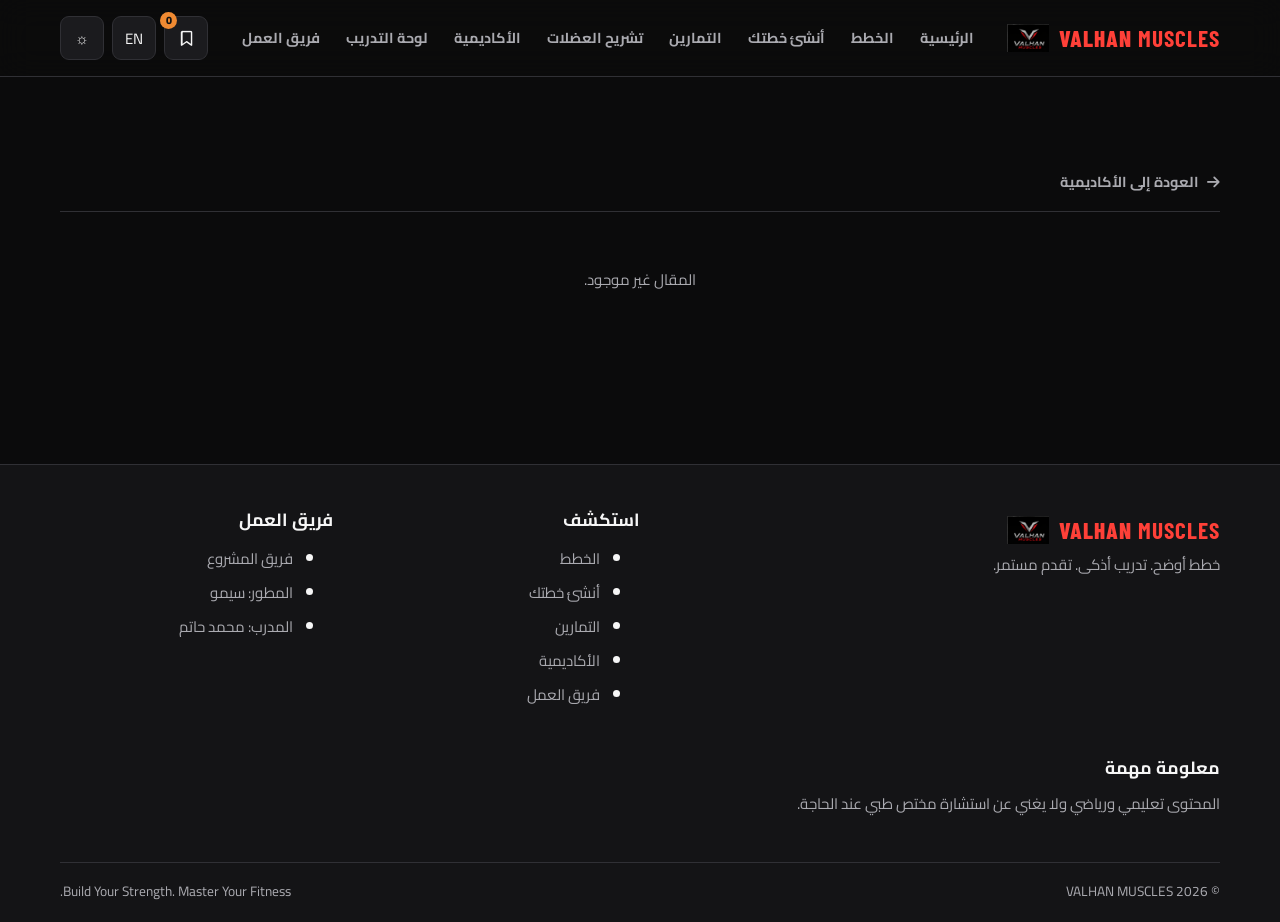
<file: pages/article.html>
<!doctype html>
<html lang="ar" dir="rtl">

<head>
  <meta charset="utf-8">
  <meta name="viewport" content="width=device-width,initial-scale=1">
  <meta name="theme-color" content="#0b0b0c">
  <meta name="description" content="VALHAN MUSCLES — مقالات تعليمية في التدريب والتغذية والاستشفاء.">
  <title>VALHAN MUSCLES — Academy</title>
  <link rel="preconnect" href="https://fonts.googleapis.com">
  <link rel="preconnect" href="https://fonts.gstatic.com" crossorigin>
  <link
    href="https://fonts.googleapis.com/css2?family=Barlow+Condensed:wght@500;600;700;800&family=Cairo:wght@400;500;600;700;800&display=swap"
    rel="stylesheet">
  <link rel="stylesheet" href="../css/all.min.css">
  <link rel="stylesheet" href="../css/global.css">
  <link rel="stylesheet" href="../css/header.css">
  <link rel="stylesheet" href="../css/footer.css">
  <link rel="stylesheet" href="../css/pages/pages.css">
</head>

<body data-root=".." data-page="article"><a class="skip-link" href="#main-content">تخطَّ إلى المحتوى</a>
  <header id="site-header">
    <div class="container header-inner">
      <a class="brand" href="../index.html" aria-label="VALHAN MUSCLES - Home">
        <img src="../assets/logos/logo.webp" alt="VALHAN MUSCLES">
        <span>VALHAN <b>MUSCLES</b></span>
      </a>
      <nav class="nav" id="main-nav" aria-label="Main navigation">
        <a class="" href="../index.html" data-ar="الرئيسية" data-en="Home">الرئيسية</a>
        <a class="" href="../pages/workout-plans.html" data-ar="الخطط" data-en="Plans">الخطط</a>
        <a class="" href="../pages/workout-builder.html" data-ar="أنشئ خطتك" data-en="Builder">أنشئ خطتك</a>
        <a class="" href="../pages/exercises.html" data-ar="التمارين" data-en="Exercises">التمارين</a>
        <a href="../pages/anatomy.html" data-ar="تشريح العضلات" data-en="Anatomy">تشريح العضلات</a>
        <a class="" href="../pages/academy.html" data-ar="الأكاديمية" data-en="Academy">الأكاديمية</a>
        <a href="dashboard.html" data-ar="لوحة التدريب" data-en="Dashboard">لوحة التدريب</a>
        <a class="" href="../pages/our-team.html" data-ar="فريق العمل" data-en="Our Team">فريق العمل</a>
      </nav>
      <div class="head-actions">
        <button class="icon-btn" id="lang-toggle" type="button" aria-label="Change language">EN</button>
        <button class="icon-btn" id="theme-toggle" type="button" aria-label="Toggle theme">☼</button>
        <button class="menu-btn" id="menu-toggle" type="button" aria-label="Open menu" aria-expanded="false"
          aria-controls="main-nav">☰</button>
      </div>
    </div>
  </header>
  <main id="main-content">
    <div id="article-reading-progress" class="reading-progress" aria-hidden="true"><span></span></div>
    <div id="article-content">
      <p class="empty" data-ar="جارٍ تحميل المقال..." data-en="Loading article...">جارٍ تحميل المقال...</p>
    </div>
  </main>
  <footer id="site-footer">
    <div class="container">
      <div class="footer-grid">
        <div>
          <a class="brand" href="../index.html">
            <img src="../assets/logos/logo.webp" alt="VALHAN MUSCLES">
            <span>VALHAN <b>MUSCLES</b></span>
          </a>
          <p data-ar="خطط أوضح. تدريب أذكى. تقدم مستمر." data-en="Clear plans. Smarter training. Consistent progress.">
            خطط أوضح. تدريب أذكى. تقدم مستمر.</p>
        </div>
        <div>
          <h3 class="footer-title" data-ar="استكشف" data-en="Explore">استكشف</h3>
          <ul class="footer-links">
            <li><a href="../pages/workout-plans.html" data-ar="الخطط" data-en="Plans">الخطط</a></li>
            <li><a href="../pages/workout-builder.html" data-ar="أنشئ خطتك" data-en="Builder">أنشئ خطتك</a></li>
            <li><a href="../pages/exercises.html" data-ar="التمارين" data-en="Exercises">التمارين</a></li>
            <li><a href="../pages/academy.html" data-ar="الأكاديمية" data-en="Academy">الأكاديمية</a></li>
            <li><a href="../pages/our-team.html" data-ar="فريق العمل" data-en="Our Team">فريق العمل</a></li>
          </ul>
        </div>
        <div>
          <h3 class="footer-title" data-ar="فريق العمل" data-en="Our Team">فريق العمل</h3>
          <ul class="footer-links">
            <li><a href="../pages/our-team.html" data-ar="فريق المشروع" data-en="Team Hub">فريق المشروع</a></li>
            <li><a href="../pages/developer.html" data-ar="المطور: سيمو" data-en="Developer: Simo">المطور: سيمو</a></li>
            <li><a href="../pages/coach.html" data-ar="المدرب: محمد حاتم" data-en="Coach: Mohamed Hatem">المدرب: محمد
                حاتم</a></li>
          </ul>
        </div>
        <div>
          <h3 class="footer-title" data-ar="معلومة مهمة" data-en="Important note">معلومة مهمة</h3>
          <p data-ar="المحتوى تعليمي ورياضي ولا يغني عن استشارة مختص طبي عند الحاجة."
            data-en="Educational fitness content; seek qualified medical advice when needed.">المحتوى تعليمي ورياضي ولا
            يغني عن استشارة مختص طبي عند الحاجة.</p>
        </div>
      </div>
      <div class="footer-bottom">
        <span>© <span id="current-year">2026</span> VALHAN MUSCLES</span>
        <span>Build Your Strength. Master Your Fitness.</span>
      </div>
    </div>
  </footer>
  <div class="toast" id="toast" role="status" aria-live="polite"></div>
  <script src="../js/main.js" defer></script>
  <script src="../js/storage.js" defer></script>
  <script src="../js/data/exercises.js" defer></script>
  <script src="../js/articles-data.js" defer></script>
  <script src="../js/features/saved-content.js" defer></script>
  <script src="../js/articles.js" defer></script>
</body>

</html>
</file>
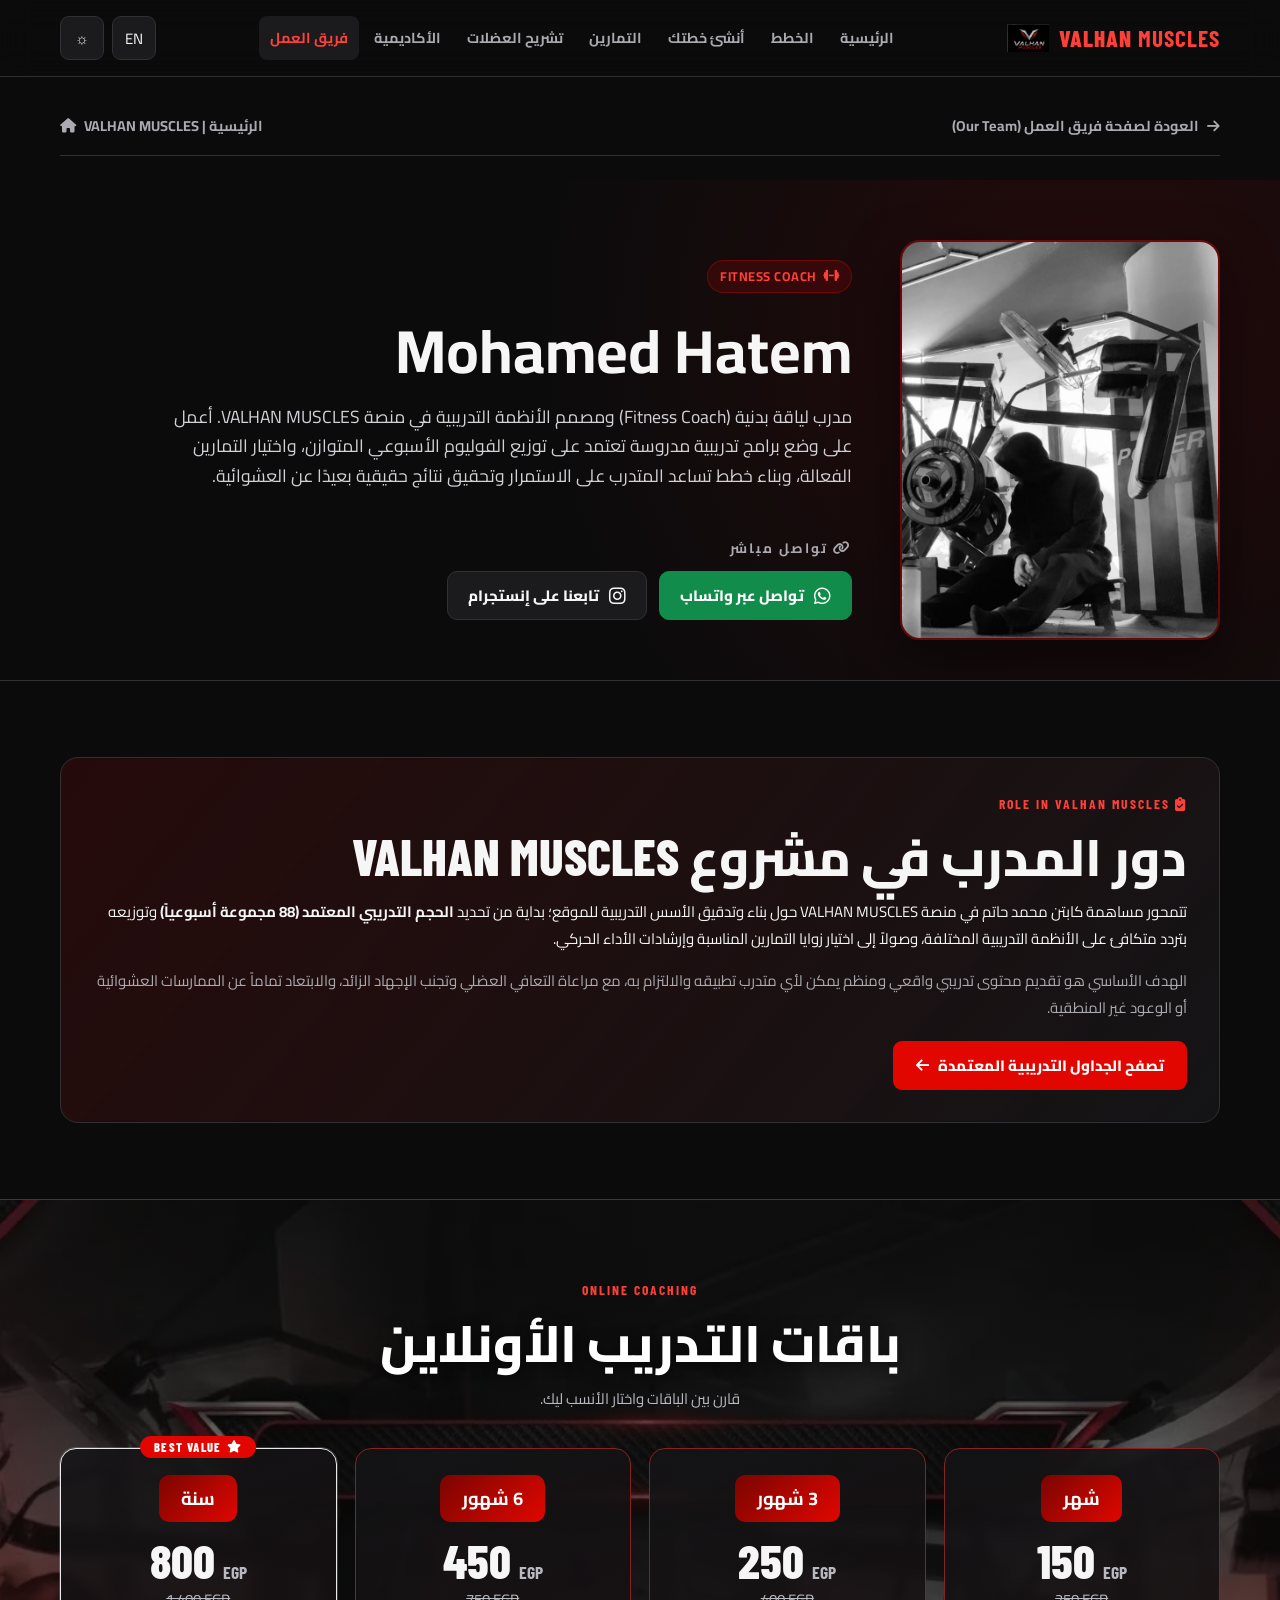
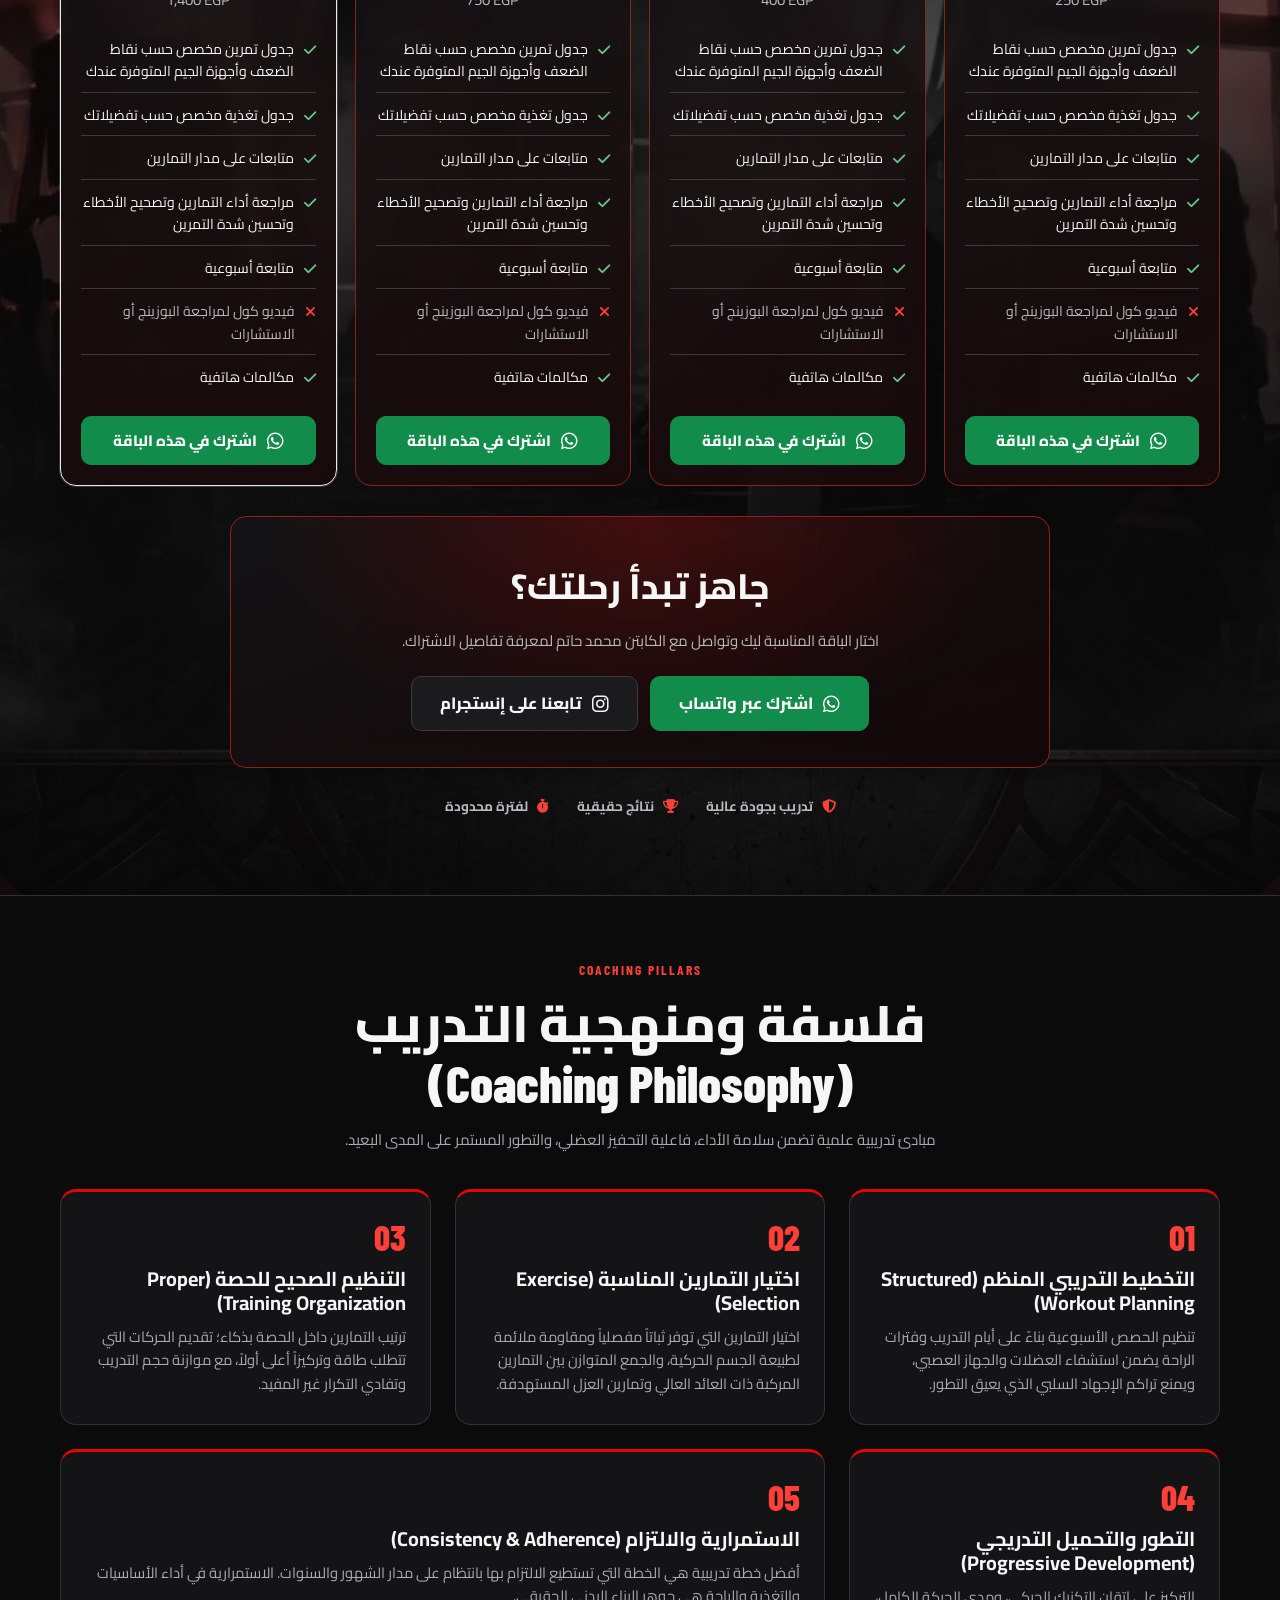
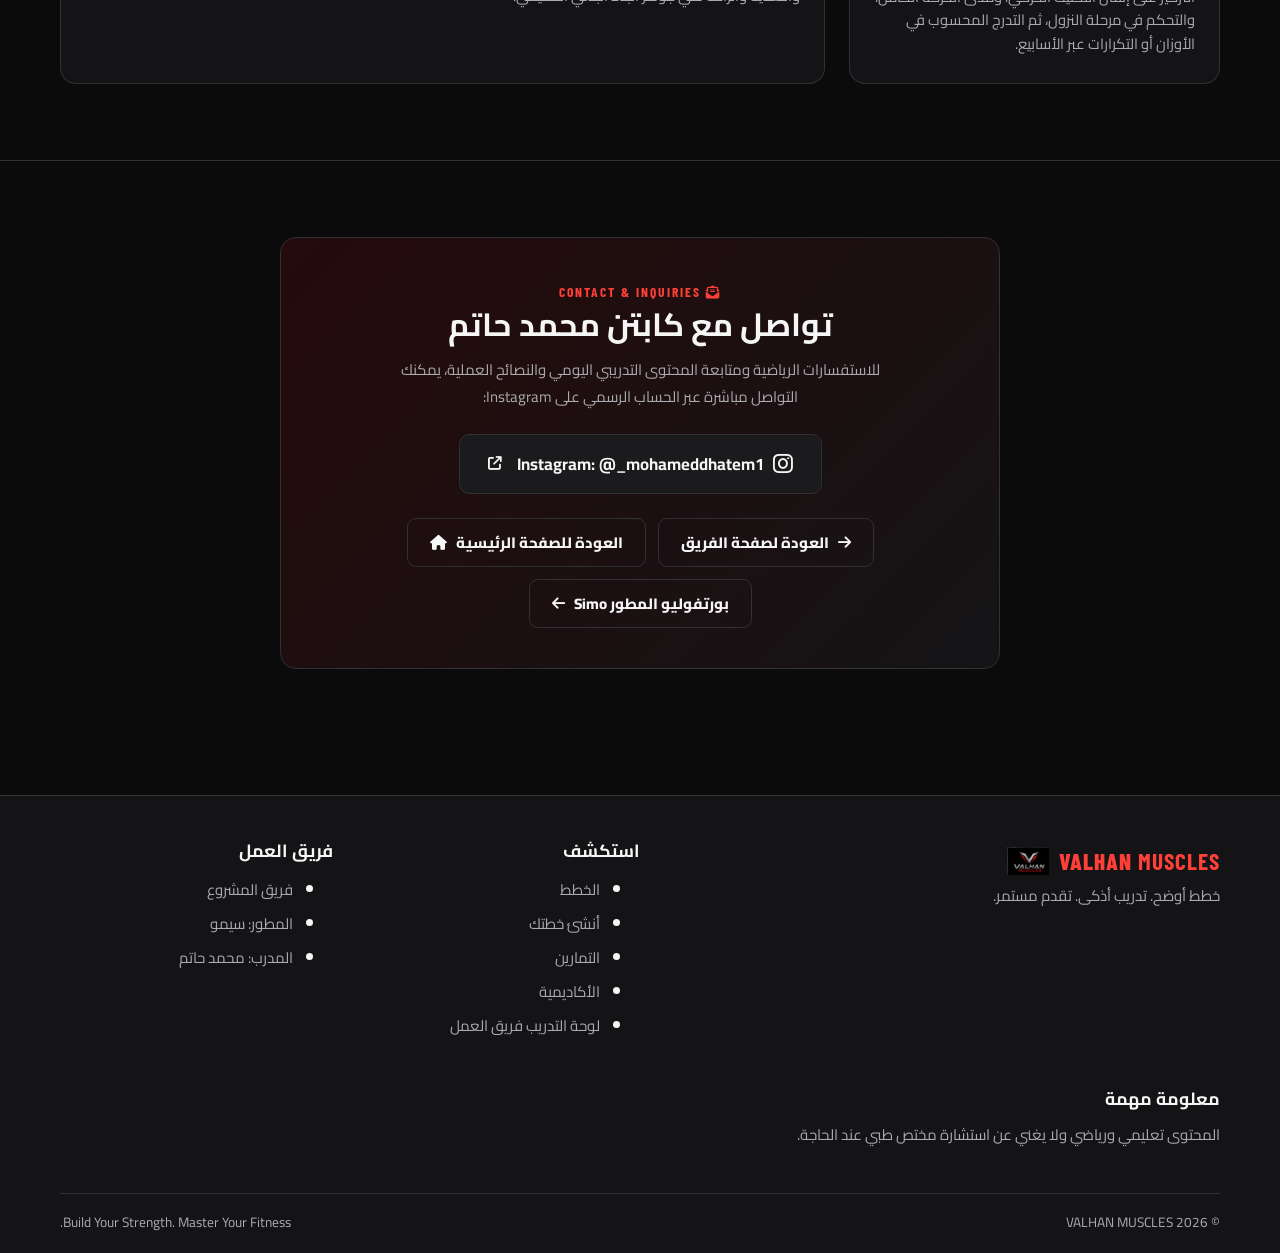
<file: pages/coach.html>
<!doctype html>
<html lang="ar" dir="rtl">

<head>
  <meta charset="utf-8">
  <meta name="viewport" content="width=device-width,initial-scale=1">
  <meta name="theme-color" content="#0b0b0c">
  <meta name="description"
    content="Mohamed Hatem — Fitness Coach Portfolio. Workout programming, coaching philosophy, and training principles for VALHAN MUSCLES.">
  <title>Mohamed Hatem | Fitness Coach — VALHAN MUSCLES</title>
  <link rel="preconnect" href="https://fonts.googleapis.com">
  <link rel="preconnect" href="https://fonts.gstatic.com" crossorigin>
  <link
    href="https://fonts.googleapis.com/css2?family=Barlow+Condensed:wght@500;600;700;800&family=Cairo:wght@400;500;600;700;800&display=swap"
    rel="stylesheet">
  <link rel="stylesheet" href="../css/all.min.css">
  <link rel="stylesheet" href="../css/global.css">
  <link rel="stylesheet" href="../css/header.css">
  <link rel="stylesheet" href="../css/footer.css">
  <link rel="stylesheet" href="../css/pages/pages.css">
  <link rel="stylesheet" href="../css/pages/coach-packages.css">
</head>

<body data-root=".." data-page="coach">
  <a class="skip-link" href="#main-content">تخطَّ إلى المحتوى</a>
  <header id="site-header">
    <div class="container header-inner">
      <a class="brand" href="../index.html" aria-label="VALHAN MUSCLES - Home">
        <img src="../assets/logos/logo.webp" alt="VALHAN MUSCLES">
        <span>VALHAN <b>MUSCLES</b></span>
      </a>
      <nav class="nav" id="main-nav" aria-label="Main navigation">
        <a class="" href="../index.html" data-ar="الرئيسية" data-en="Home">الرئيسية</a>
        <a class="" href="../pages/workout-plans.html" data-ar="الخطط" data-en="Plans">الخطط</a>
        <a class="" href="../pages/workout-builder.html" data-ar="أنشئ خطتك" data-en="Builder">أنشئ خطتك</a>
        <a class="" href="../pages/exercises.html" data-ar="التمارين" data-en="Exercises">التمارين</a>
        <a href="../pages/anatomy.html" data-ar="تشريح العضلات" data-en="Anatomy">تشريح العضلات</a>
        <a class="" href="../pages/academy.html" data-ar="الأكاديمية" data-en="Academy">الأكاديمية</a>
        <a class="active" href="../pages/our-team.html" data-ar="فريق العمل" data-en="Our Team">فريق العمل</a>
      </nav>
      <div class="head-actions">
        <button class="icon-btn" id="lang-toggle" type="button" aria-label="Change language">EN</button>
        <button class="icon-btn" id="theme-toggle" type="button" aria-label="Toggle theme">☼</button>
        <button class="menu-btn" id="menu-toggle" type="button" aria-label="Open menu" aria-expanded="false"
          aria-controls="main-nav">☰</button>
      </div>
    </div>
  </header>

  <main id="main-content">
    <!-- Breadcrumb / Back Bar -->
    <div class="container" style="padding-top: 20px;">
      <div class="nav-back-bar">
        <a class="nav-back-link" href="our-team.html">
          <i class="fa-solid fa-arrow-right"></i>
          <span>العودة لصفحة فريق العمل (Our Team)</span>
        </a>
        <a class="nav-back-link" href="../index.html">
          <span>الرئيسية | VALHAN MUSCLES</span>
          <i class="fa-solid fa-house"></i>
        </a>
      </div>
    </div>

    <!-- Coach Hero Section -->
    <section class="portfolio-hero">
      <div class="container portfolio-hero-inner">
        <!-- Profile Photograph -->
        <div class="profile-avatar-wrap reveal" style="border-color: rgba(225,6,0,0.4);">
          <img src="../assets/images/coach.jpg" alt="Coach Mohamed Hatem" onerror="this.src='../assets/coach.jpg'">
        </div>

        <!-- Info & Bio -->
        <div class="portfolio-info reveal">
          <span class="role-badge"
            style="background:rgba(225,6,0,0.15);color:var(--red2);border:1px solid rgba(225,6,0,0.35);">
            <i class="fa-solid fa-dumbbell"></i> Fitness Coach
          </span>
          <h1>Mohamed Hatem</h1>
          <p class="portfolio-intro">
            مدرب لياقة بدنية (Fitness Coach) ومصمم الأنظمة التدريبية في منصة VALHAN MUSCLES. أعمل على وضع برامج تدريبية
            مدروسة تعتمد على توزيع الفوليوم الأسبوعي المتوازن، واختيار التمارين الفعالة، وبناء خطط تساعد المتدرب على
            الاستمرار وتحقيق نتائج حقيقية بعيدًا عن العشوائية.
          </p>

          <!-- Top contact area (WhatsApp + Instagram), rendered from js/data/coach-config.js -->
          <div id="coach-contact-top" style="margin-top: 14px;"></div>
        </div>
      </div>
    </section>

    <!-- About The Coach in VALHAN MUSCLES -->
    <section class="section">
      <div class="container">
        <div class="about-panel reveal">
          <span class="eyebrow"><i class="fa-solid fa-clipboard-check"></i> ROLE IN VALHAN MUSCLES</span>
          <h2 class="section-title">دور المدرب في مشروع VALHAN MUSCLES</h2>
          <p>
            تتمحور مساهمة كابتن محمد حاتم في منصة VALHAN MUSCLES حول بناء وتدقيق الأسس التدريبية للموقع؛ بداية من تحديد
            <strong>الحجم التدريبي المعتمد (88 مجموعة أسبوعياً)</strong> وتوزيعه بتردد متكافئ على الأنظمة التدريبية
            المختلفة، وصولاً إلى اختيار زوايا التمارين المناسبة وإرشادات الأداء الحركي.
          </p>
          <p class="muted">
            الهدف الأساسي هو تقديم محتوى تدريبي واقعي ومنظم يمكن لأي متدرب تطبيقه والالتزام به، مع مراعاة التعافي العضلي
            وتجنب الإجهاد الزائد، والابتعاد تماماً عن الممارسات العشوائية أو الوعود غير المنطقية.
          </p>
          <div style="margin-top: 20px;">
            <a class="btn btn-primary" href="workout-plans.html">
              <span>تصفح الجداول التدريبية المعتمدة</span>
              <i class="fa-solid fa-arrow-left"></i>
            </a>
          </div>
        </div>
      </div>
    </section>

    <!-- Online Coaching Packages + contact block (rendered by js/features/coach-packages.js) -->
    <section class="section" id="coach-packages" style="border-top: 1px solid var(--line);">
      <div class="container" id="coach-packages-root"></div>
    </section>

    <!-- Coaching Philosophy Section -->
    <section class="section" style="border-top: 1px solid var(--line); padding-top: 60px;">
      <div class="container">
        <div class="section-head">
          <span class="eyebrow">COACHING PILLARS</span>
          <h2 class="section-title">فلسفة ومنهجية التدريب (Coaching Philosophy)</h2>
          <p class="muted">مبادئ تدريبية علمية تضمن سلامة الأداء، فاعلية التحفيز العضلي، والتطور المستمر على المدى
            البعيد.</p>
        </div>

        <div class="philosophy-grid">
          <!-- Pillar 1: Structured Workout Planning -->
          <article class="philosophy-card reveal">
            <span class="philosophy-number">01</span>
            <h3 class="philosophy-title">التخطيط التدريبي المنظم (Structured Workout Planning)</h3>
            <p class="philosophy-desc">
              تنظيم الحصص الأسبوعية بناءً على أيام التدريب وفترات الراحة يضمن استشفاء العضلات والجهاز العصبي، ويمنع
              تراكم الإجهاد السلبي الذي يعيق التطور.
            </p>
          </article>

          <!-- Pillar 2: Exercise Selection -->
          <article class="philosophy-card reveal">
            <span class="philosophy-number">02</span>
            <h3 class="philosophy-title">اختيار التمارين المناسبة (Exercise Selection)</h3>
            <p class="philosophy-desc">
              اختيار التمارين التي توفر ثباتاً مفصلياً ومقاومة ملائمة لطبيعة الجسم الحركية، والجمع المتوازن بين التمارين
              المركبة ذات العائد العالي وتمارين العزل المستهدفة.
            </p>
          </article>

          <!-- Pillar 3: Proper Training Organization -->
          <article class="philosophy-card reveal">
            <span class="philosophy-number">03</span>
            <h3 class="philosophy-title">التنظيم الصحيح للحصة (Proper Training Organization)</h3>
            <p class="philosophy-desc">
              ترتيب التمارين داخل الحصة بذكاء؛ تقديم الحركات التي تتطلب طاقة وتركيزاً أعلى أولاً، مع موازنة حجم التدريب
              وتفادي التكرار غير المفيد.
            </p>
          </article>

          <!-- Pillar 4: Progressive Development -->
          <article class="philosophy-card reveal">
            <span class="philosophy-number">04</span>
            <h3 class="philosophy-title">التطور والتحميل التدريجي (Progressive Development)</h3>
            <p class="philosophy-desc">
              التركيز على إتقان التكنيك الحركي، ومدى الحركة الكامل، والتحكم في مرحلة النزول، ثم التدرج المحسوب في
              الأوزان أو التكرارات عبر الأسابيع.
            </p>
          </article>

          <!-- Pillar 5: Consistency -->
          <article class="philosophy-card reveal" style="grid-column: span 2;">
            <span class="philosophy-number">05</span>
            <h3 class="philosophy-title">الاستمرارية والالتزام (Consistency & Adherence)</h3>
            <p class="philosophy-desc">
              أفضل خطة تدريبية هي الخطة التي تستطيع الالتزام بها بانتظام على مدار الشهور والسنوات. الاستمرارية في أداء
              الأساسيات والتغذية والراحة هي جوهر البناء البدني الحقيقي.
            </p>
          </article>
        </div>
      </div>
    </section>

    <!-- Coach Contact Section -->
    <section class="section" style="border-top: 1px solid var(--line);">
      <div class="container">
        <div class="coach-contact-card reveal">
          <span class="eyebrow" style="color:var(--red2);"><i class="fa-solid fa-envelope-open-text"></i> CONTACT &
            INQUIRIES</span>
          <h2>تواصل مع كابتن محمد حاتم</h2>
          <p>للاستفسارات الرياضية ومتابعة المحتوى التدريبي اليومي والنصائح العملية، يمكنك التواصل مباشرة عبر الحساب
            الرسمي على Instagram:</p>

          <!-- Instagram Button in Contact Section (href is set from js/data/coach-config.js) -->
          <div style="margin-bottom: 24px;">
            <a class="social-btn btn-ig" href="https://www.instagram.com/_mohameddhatem1" data-coach-link="instagram"
              target="_blank" rel="noopener noreferrer"
              style="padding: 14px 28px; font-size: 1.05rem; display: inline-flex;">
              <i class="fa-brands fa-instagram" style="font-size: 1.4rem;"></i>
              <span>Instagram: @_mohameddhatem1</span>
              <i class="fa-solid fa-arrow-up-right-from-square"
                style="font-size: .85rem; margin-inline-start: 6px;"></i>
            </a>
          </div>

          <div style="display:flex; justify-content:center; gap:12px; flex-wrap:wrap;">
            <a class="btn btn-outline" href="our-team.html">
              <i class="fa-solid fa-arrow-right"></i>
              <span>العودة لصفحة الفريق</span>
            </a>
            <a class="btn btn-outline" href="../index.html">
              <span>العودة للصفحة الرئيسية</span>
              <i class="fa-solid fa-house"></i>
            </a>
            <a class="btn btn-outline" href="developer.html">
              <span>بورتفوليو المطور Simo</span>
              <i class="fa-solid fa-arrow-left"></i>
            </a>
          </div>
        </div>
      </div>
    </section>
  </main>

  <footer id="site-footer">
    <div class="container">
      <div class="footer-grid">
        <div>
          <a class="brand" href="../index.html">
            <img src="../assets/logos/logo.webp" alt="VALHAN MUSCLES">
            <span>VALHAN <b>MUSCLES</b></span>
          </a>
          <p data-ar="خطط أوضح. تدريب أذكى. تقدم مستمر." data-en="Clear plans. Smarter training. Consistent progress.">
            خطط أوضح. تدريب أذكى. تقدم مستمر.</p>
        </div>
        <div>
          <h3 class="footer-title" data-ar="استكشف" data-en="Explore">استكشف</h3>
          <ul class="footer-links">
            <li><a href="../pages/workout-plans.html" data-ar="الخطط" data-en="Plans">الخطط</a></li>
            <li><a href="../pages/workout-builder.html" data-ar="أنشئ خطتك" data-en="Builder">أنشئ خطتك</a></li>
            <li><a href="../pages/exercises.html" data-ar="التمارين" data-en="Exercises">التمارين</a></li>
            <li><a href="../pages/academy.html" data-ar="الأكاديمية" data-en="Academy">الأكاديمية</a></li>
            <li><a href="dashboard.html" data-ar="لوحة التدريب" data-en="Dashboard">لوحة التدريب</a>
        <a href="../pages/our-team.html" data-ar="فريق العمل" data-en="Our Team">فريق العمل</a></li>
          </ul>
        </div>
        <div>
          <h3 class="footer-title" data-ar="فريق العمل" data-en="Our Team">فريق العمل</h3>
          <ul class="footer-links">
            <li><a href="../pages/our-team.html" data-ar="فريق المشروع" data-en="Team Hub">فريق المشروع</a></li>
            <li><a href="../pages/developer.html" data-ar="المطور: سيمو" data-en="Developer: Simo">المطور: سيمو</a></li>
            <li><a href="../pages/coach.html" data-ar="المدرب: محمد حاتم" data-en="Coach: Mohamed Hatem">المدرب: محمد
                حاتم</a></li>
          </ul>
        </div>
        <div>
          <h3 class="footer-title" data-ar="معلومة مهمة" data-en="Important note">معلومة مهمة</h3>
          <p data-ar="المحتوى تعليمي ورياضي ولا يغني عن استشارة مختص طبي عند الحاجة."
            data-en="Educational fitness content; seek qualified medical advice when needed.">المحتوى تعليمي ورياضي ولا
            يغني عن استشارة مختص طبي عند الحاجة.</p>
        </div>
      </div>
      <div class="footer-bottom">
        <span>© <span id="current-year">2026</span> VALHAN MUSCLES</span>
        <span>Build Your Strength. Master Your Fitness.</span>
      </div>
    </div>
  </footer>
  <div class="toast" id="toast" role="status" aria-live="polite"></div>
  <script src="../js/main.js" defer></script>
  <script src="../js/data/coach-config.js" defer></script>
  <script src="../js/features/coach-packages.js" defer></script>
  <script src="../js/features/page-interactions.js" defer></script>
</body>

</html>
</file>
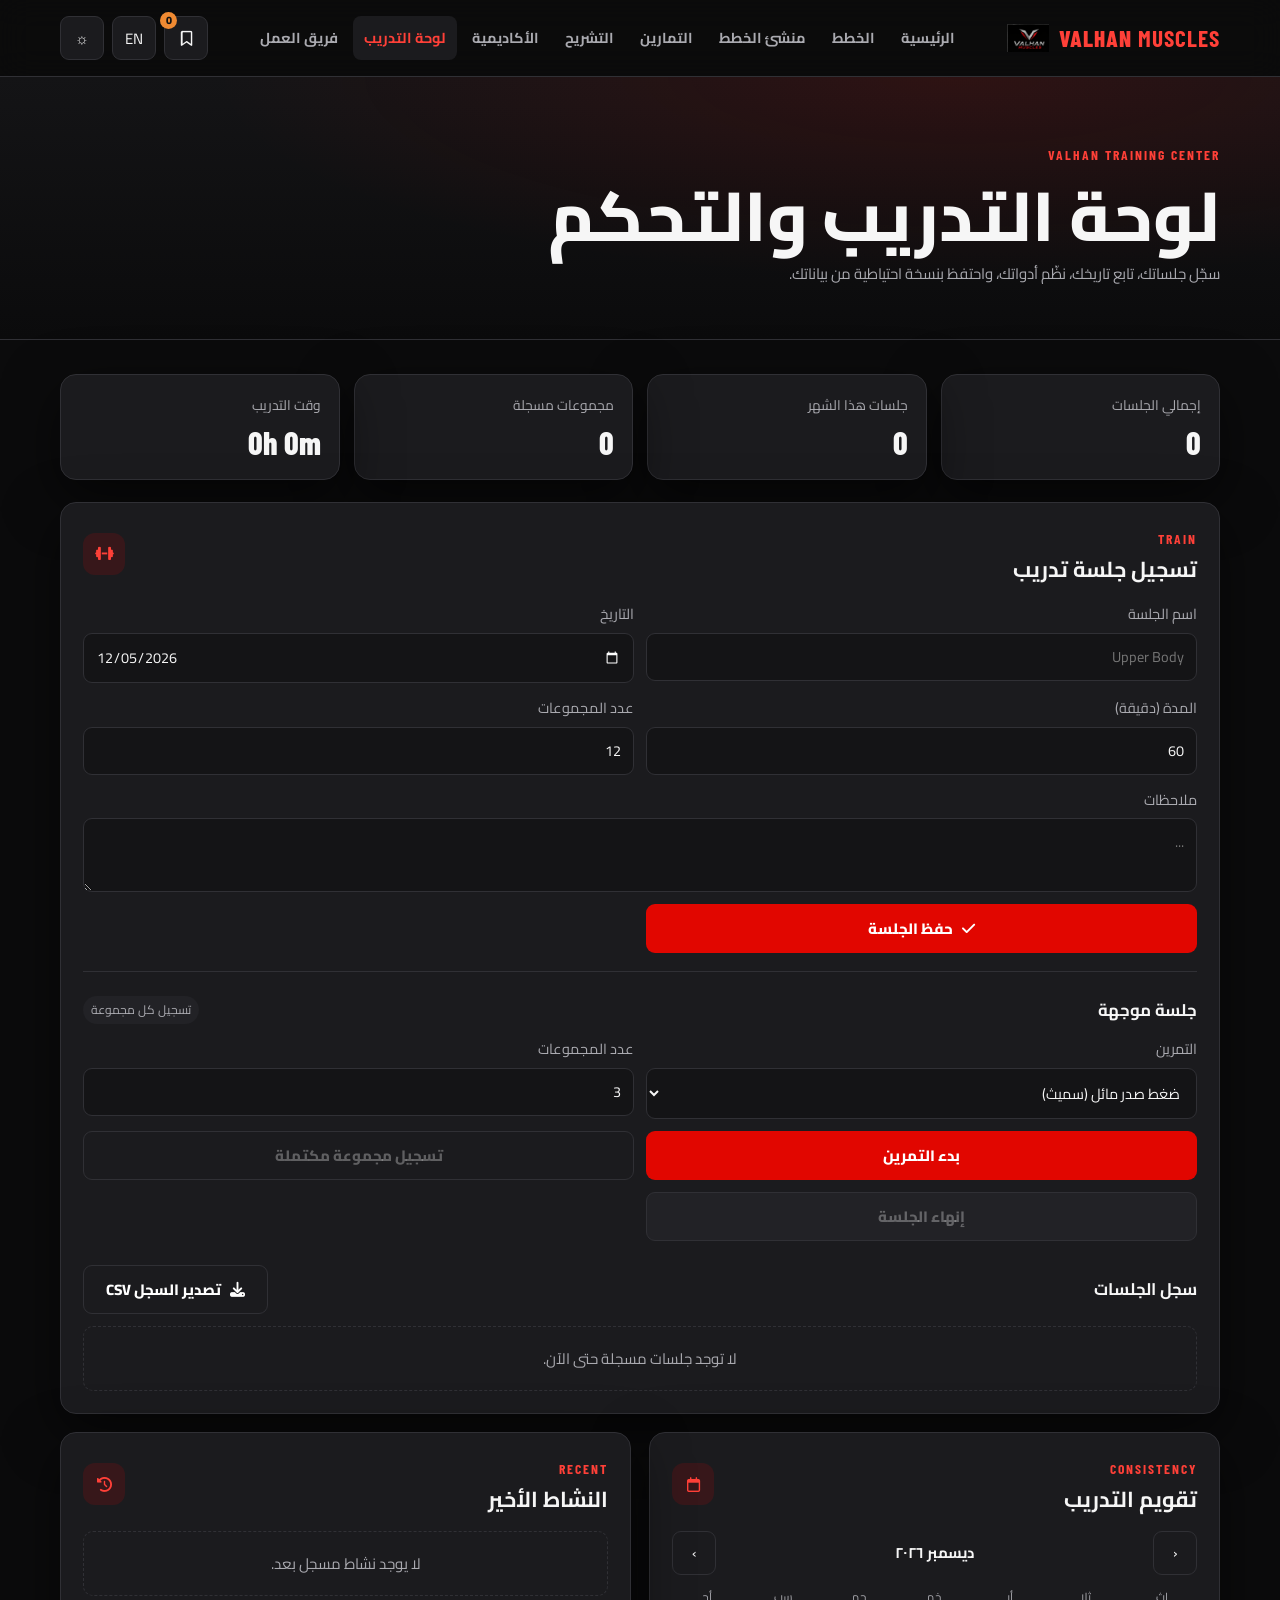
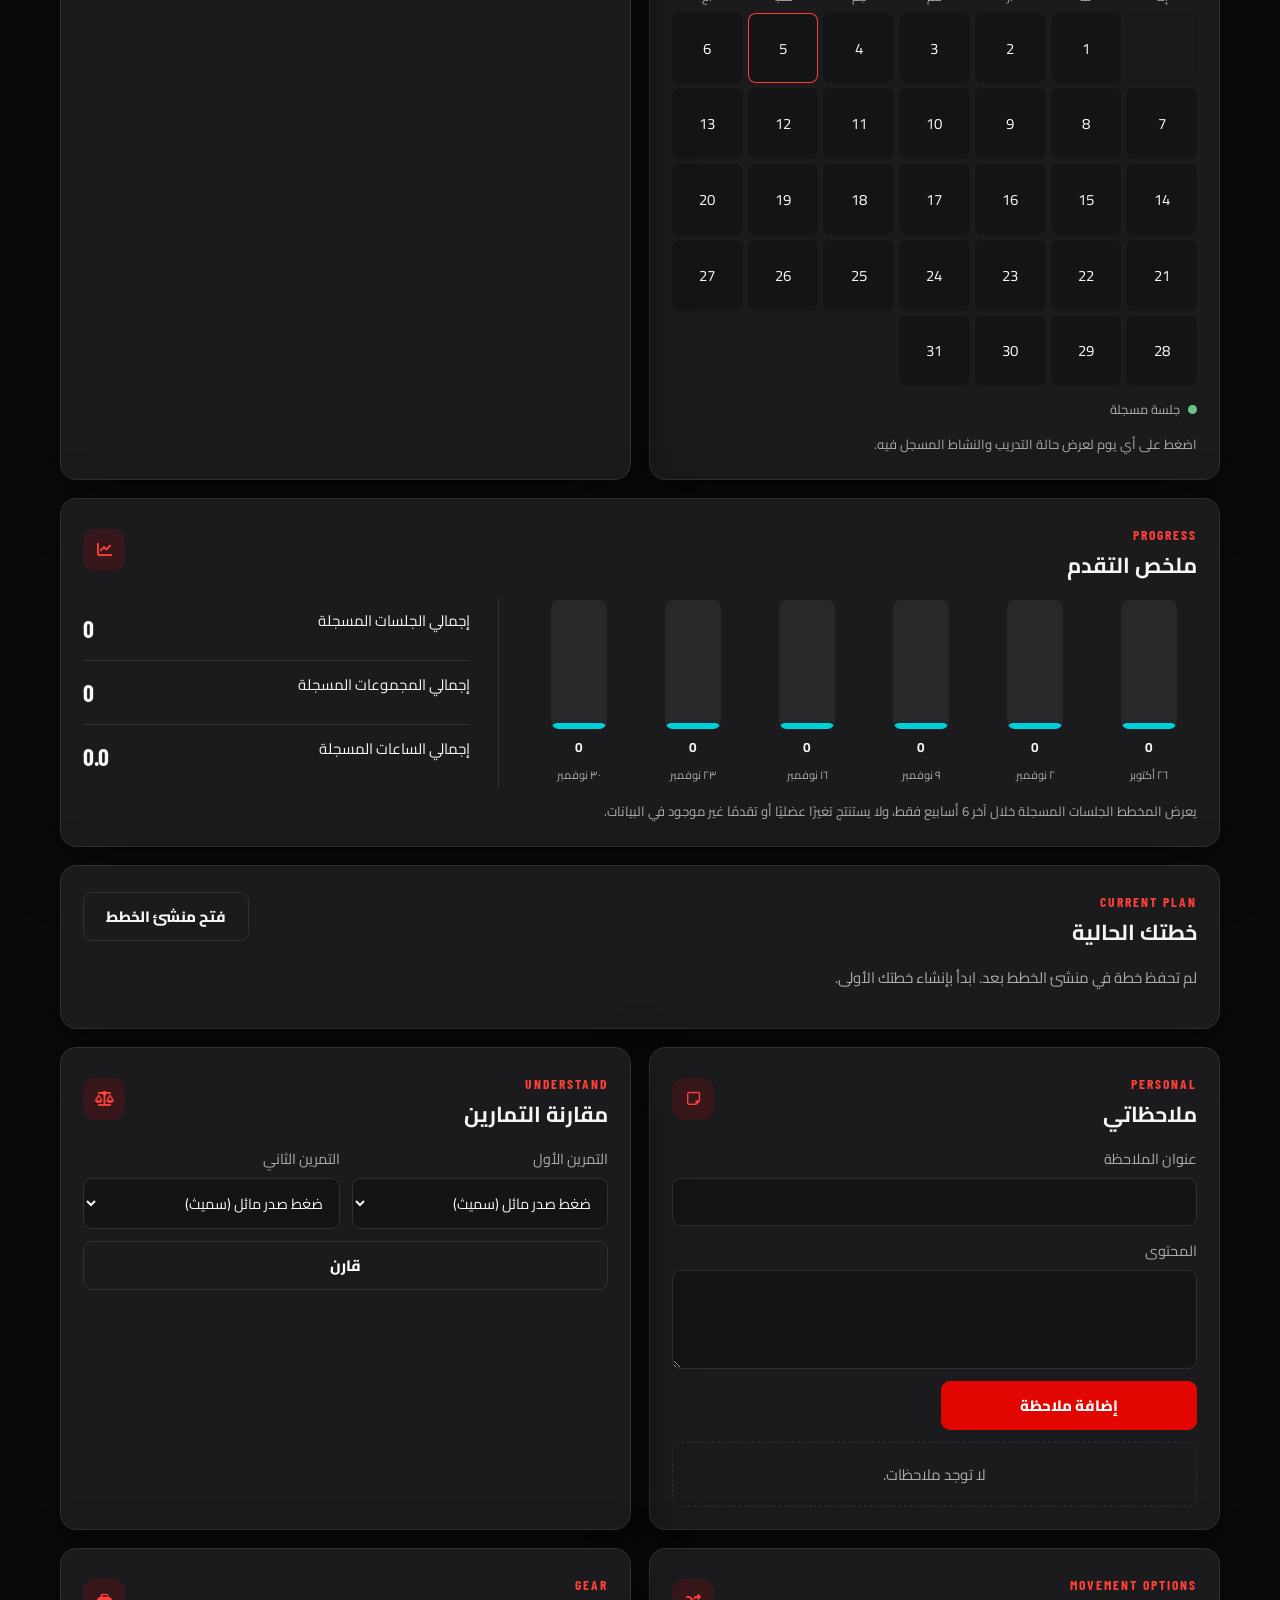
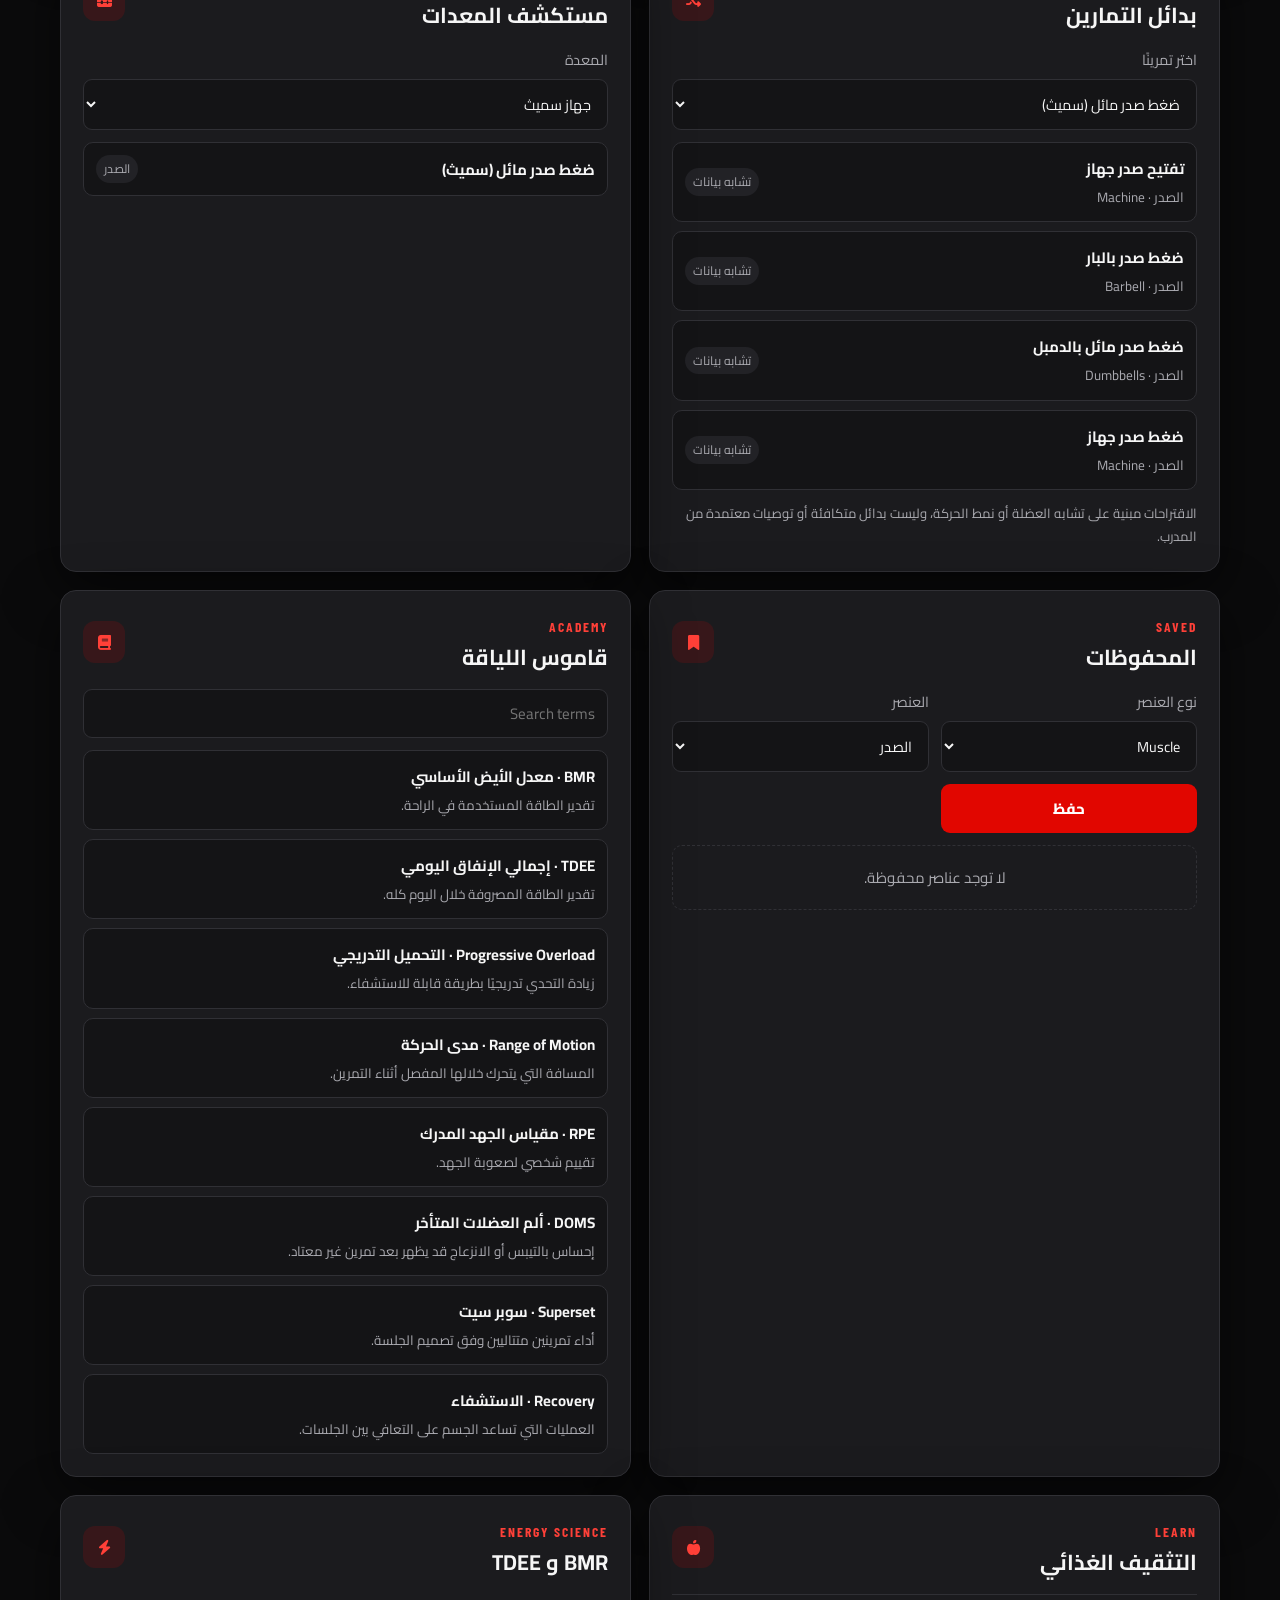
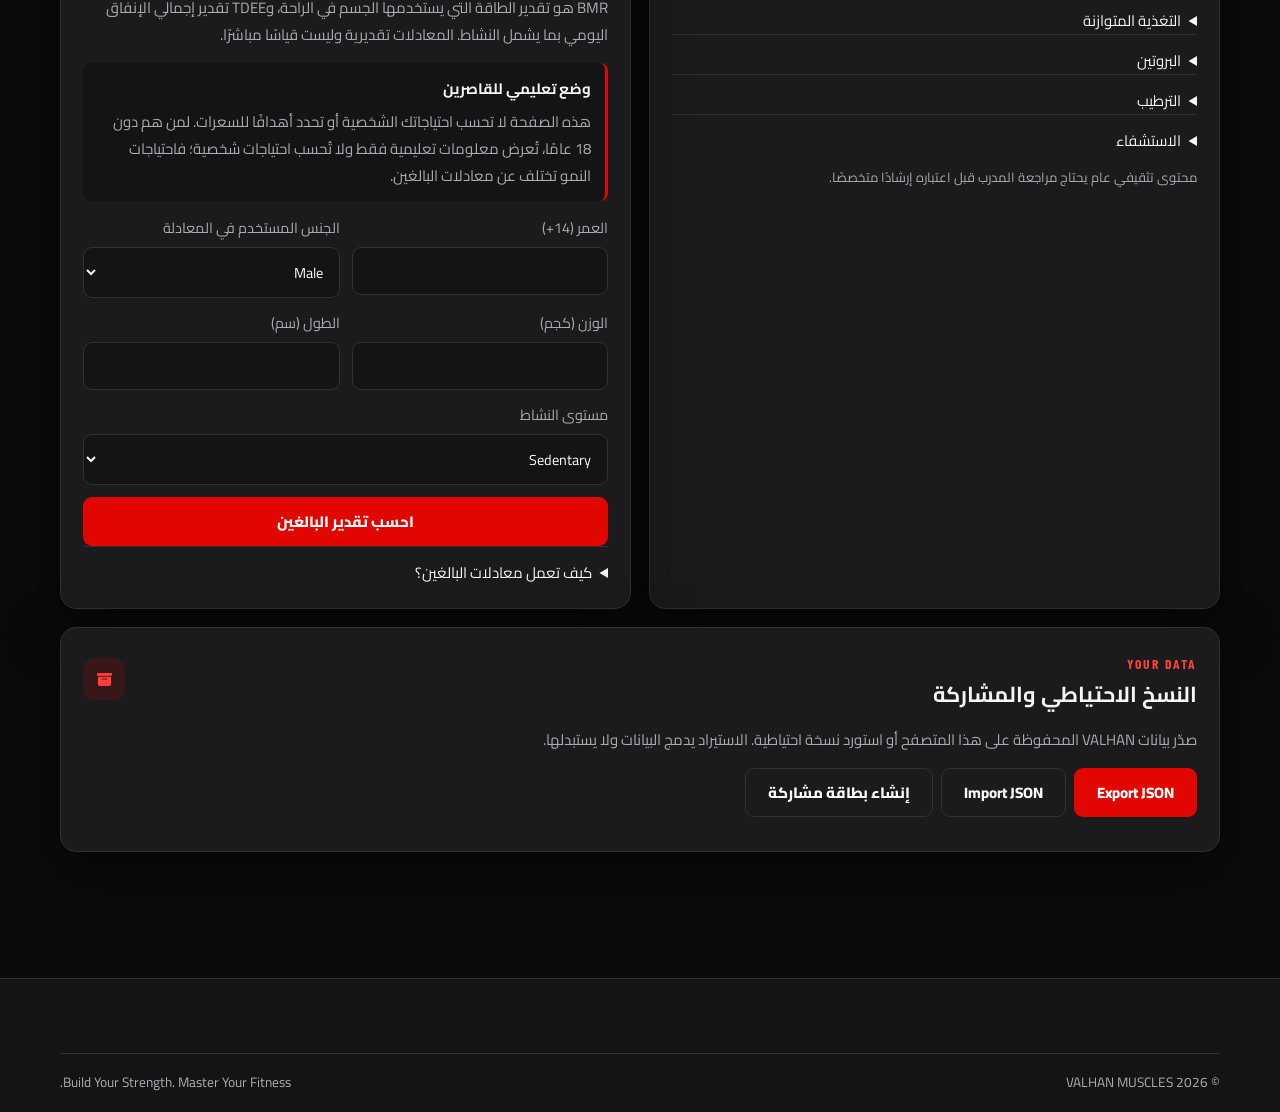
<file: pages/dashboard.html>
<!doctype html>
<html lang="ar" dir="rtl">

<head>
  <meta charset="utf-8">
  <meta name="viewport" content="width=device-width,initial-scale=1">
  <meta name="theme-color" content="#0b0b0c">
  <meta name="description" content="VALHAN MUSCLES — لوحة التدريب والأدوات الشخصية.">
  <title>Training Dashboard | VALHAN MUSCLES</title>
  <link rel="preconnect" href="https://fonts.googleapis.com">
  <link rel="preconnect" href="https://fonts.gstatic.com" crossorigin>
  <link
    href="https://fonts.googleapis.com/css2?family=Barlow+Condensed:wght@500;600;700;800&family=Cairo:wght@400;500;600;700;800&display=swap"
    rel="stylesheet">
  <link rel="stylesheet" href="../css/all.min.css">
  <link rel="stylesheet" href="../css/global.css">
  <link rel="stylesheet" href="../css/header.css">
  <link rel="stylesheet" href="../css/footer.css">
  <link rel="stylesheet" href="../css/pages/pages.css">
  <link rel="stylesheet" href="../css/pages/training-center.css">
  <link rel="stylesheet" href="../css/pages/dashboard-fixes.css">
</head>

<body data-root=".." data-page="dashboard"><a class="skip-link" href="#main-content">تخطَّ إلى المحتوى</a>
  <header id="site-header">
    <div class="container header-inner"><a class="brand" href="../index.html"><img src="../assets/logos/logo.webp"
          alt="VALHAN MUSCLES"><span>VALHAN <b>MUSCLES</b></span></a>
      <nav class="nav" id="main-nav" aria-label="Main navigation"><a href="../index.html" data-ar="الرئيسية"
          data-en="Home">الرئيسية</a><a href="workout-plans.html" data-ar="الخطط" data-en="Plans">الخطط</a><a
          href="workout-builder.html" data-ar="منشئ الخطط" data-en="Builder">منشئ الخطط</a><a href="exercises.html"
          data-ar="التمارين" data-en="Exercises">التمارين</a><a href="anatomy.html" data-ar="التشريح"
          data-en="Anatomy">التشريح</a><a href="academy.html" data-ar="الأكاديمية" data-en="Academy">الأكاديمية</a><a
          class="active" href="dashboard.html" data-ar="لوحة التدريب" data-en="Dashboard">لوحة التدريب</a><a
          href="our-team.html" data-ar="فريق العمل" data-en="Our Team">فريق العمل</a></nav>
      <div class="head-actions"><button class="icon-btn" id="lang-toggle" type="button">EN</button><button
          class="icon-btn" id="theme-toggle" type="button">☼</button><button class="menu-btn" id="menu-toggle"
          type="button" aria-expanded="false" aria-controls="main-nav">☰</button></div>
    </div>
  </header>
  <main id="main-content">
    <section class="page-hero">
      <div class="container"><span class="eyebrow">VALHAN TRAINING CENTER</span>
        <h1 data-ar="لوحة التدريب والتحكم" data-en="Training Dashboard">لوحة التدريب والتحكم</h1>
        <p data-ar="سجّل جلساتك، تابع تاريخك، نظّم أدواتك، واحتفظ بنسخة احتياطية من بياناتك."
          data-en="Log sessions, review your history, organize your tools, and back up your data.">سجّل جلساتك، تابع
          تاريخك، نظّم أدواتك، واحتفظ بنسخة احتياطية من بياناتك.</p>
      </div>
    </section>
    <section class="section vc-section">
      <div class="container">
        <div class="vc-kpis" id="vc-kpis"></div>
        <div class="vc-layout">
          <section class="vc-panel vc-wide" id="session-panel">
            <div class="vc-panel-head">
              <div><span class="eyebrow">TRAIN</span>
                <h2 data-ar="تسجيل جلسة تدريب" data-en="Log a Workout Session">تسجيل جلسة تدريب</h2>
              </div><span class="vc-icon"><i class="fa-solid fa-dumbbell"></i></span>
            </div>
            <form id="session-form" class="vc-form"><label><span data-ar="اسم الجلسة" data-en="Session name">اسم
                  الجلسة</span><input id="session-name" required maxlength="90"
                  placeholder="Upper Body"></label><label><span data-ar="التاريخ" data-en="Date">التاريخ</span><input
                  id="session-date" type="date" required></label><label><span data-ar="المدة (دقيقة)"
                  data-en="Duration (min)">المدة (دقيقة)</span><input id="session-duration" type="number" min="1"
                  max="600" value="60"></label><label><span data-ar="عدد المجموعات" data-en="Completed sets">عدد
                  المجموعات</span><input id="session-sets" type="number" min="0" max="300" value="12"></label><label
                class="vc-full"><span data-ar="ملاحظات" data-en="Notes">ملاحظات</span><textarea id="session-notes"
                  rows="2" maxlength="600" placeholder="..."></textarea></label><button class="btn btn-primary"
                type="submit"><i class="fa-solid fa-check"></i><span data-ar="حفظ الجلسة" data-en="Save session">حفظ
                  الجلسة</span></button></form>
            <div class="vc-divider"></div>
            <div class="vc-subhead">
              <h3 data-ar="جلسة موجهة" data-en="Guided Session">جلسة موجهة</h3><span class="vc-pill"
                data-ar="تسجيل كل مجموعة" data-en="Track each set">تسجيل كل مجموعة</span>
            </div>
            <div class="vc-form"><label><span data-ar="التمرين" data-en="Exercise">التمرين</span><select
                  id="guided-exercise"></select></label><label><span data-ar="عدد المجموعات" data-en="Planned sets">عدد
                  المجموعات</span><input id="guided-total" type="number" min="1" max="20" value="3"></label><button
                class="btn btn-primary" id="guided-begin" type="button" data-ar="بدء التمرين"
                data-en="Start exercise">بدء التمرين</button><button class="btn btn-outline" id="guided-complete-set"
                type="button" disabled data-ar="تسجيل مجموعة مكتملة" data-en="Complete a set">تسجيل مجموعة
                مكتملة</button><button class="btn btn-quiet" id="guided-finish" type="button" disabled
                data-ar="إنهاء الجلسة" data-en="Finish session">إنهاء الجلسة</button></div>
            <div id="guided-status" class="vc-help muted" aria-live="polite"></div>
            <div class="vc-subhead">
              <h3 data-ar="سجل الجلسات" data-en="Training History">سجل الجلسات</h3><button
                class="btn btn-outline btn-sm" id="export-history"><i class="fa-solid fa-download"></i><span
                  data-ar="تصدير السجل CSV" data-en="Export CSV">تصدير السجل CSV</span></button>
            </div>
            <div id="history-list" class="vc-list"></div>
          </section>

          <section class="vc-panel" id="calendar-panel">
            <div class="vc-panel-head">
              <div><span class="eyebrow">CONSISTENCY</span>
                <h2 data-ar="تقويم التدريب" data-en="Training Calendar">تقويم التدريب</h2>
              </div><span class="vc-icon"><i class="fa-regular fa-calendar"></i></span>
            </div>
            <div class="vc-calendar-head"><button class="icon-btn" id="cal-prev"
                aria-label="Previous month">‹</button><strong id="cal-label"></strong><button class="icon-btn"
                id="cal-next" aria-label="Next month">›</button></div>
            <div class="vc-calendar" id="calendar-grid"></div>
            <div class="vc-legend"><i></i><span data-ar="جلسة مسجلة" data-en="Logged session">جلسة مسجلة</span></div>
            <div id="calendar-detail" aria-live="polite"></div>
          </section>
          <section class="vc-panel" id="activity-panel">
            <div class="vc-panel-head">
              <div><span class="eyebrow">RECENT</span>
                <h2 data-ar="النشاط الأخير" data-en="Recent Activity">النشاط الأخير</h2>
              </div><span class="vc-icon"><i class="fa-solid fa-clock-rotate-left"></i></span>
            </div>
            <div id="activity-list" class="vc-list"></div>
          </section>
          <section class="vc-panel" id="progress-panel">
            <div class="vc-panel-head">
              <div><span class="eyebrow">PROGRESS</span>
                <h2 data-ar="ملخص التقدم" data-en="Progress Overview">ملخص التقدم</h2>
              </div><span class="vc-icon"><i class="fa-solid fa-chart-line"></i></span>
            </div>
            <div id="progress-content"></div>
          </section>
          <section class="vc-panel vc-wide" id="current-plan-panel">
            <div class="vc-panel-head">
              <div><span class="eyebrow">CURRENT PLAN</span>
                <h2 data-ar="خطتك الحالية" data-en="Current Plan">خطتك الحالية</h2>
              </div><a class="btn btn-outline btn-sm" href="workout-builder.html" data-ar="فتح منشئ الخطط"
                data-en="Open Builder">فتح منشئ الخطط</a>
            </div>
            <div id="current-plan-content" class="vc-education"></div>
          </section>

          <section class="vc-panel" id="notes-panel">
            <div class="vc-panel-head">
              <div><span class="eyebrow">PERSONAL</span>
                <h2 data-ar="ملاحظاتي" data-en="Personal Notes">ملاحظاتي</h2>
              </div><span class="vc-icon"><i class="fa-regular fa-note-sticky"></i></span>
            </div>
            <form id="note-form" class="vc-form"><label class="vc-full"><span data-ar="عنوان الملاحظة"
                  data-en="Note title">عنوان الملاحظة</span><input id="note-title" required
                  maxlength="90"></label><label class="vc-full"><span data-ar="المحتوى"
                  data-en="Content">المحتوى</span><textarea id="note-body" rows="3" required
                  maxlength="2000"></textarea></label><button class="btn btn-primary" type="submit"
                data-ar="إضافة ملاحظة" data-en="Add note">إضافة ملاحظة</button></form>
            <div id="notes-list" class="vc-list"></div>
          </section>
          <section class="vc-panel" id="compare-panel">
            <div class="vc-panel-head">
              <div><span class="eyebrow">UNDERSTAND</span>
                <h2 data-ar="مقارنة التمارين" data-en="Exercise Comparison">مقارنة التمارين</h2>
              </div><span class="vc-icon"><i class="fa-solid fa-scale-balanced"></i></span>
            </div>
            <div class="vc-form"><label><span data-ar="التمرين الأول" data-en="Exercise one">التمرين الأول</span><select
                  id="compare-one"></select></label><label><span data-ar="التمرين الثاني" data-en="Exercise two">التمرين
                  الثاني</span><select id="compare-two"></select></label><button class="btn btn-outline vc-full"
                id="compare-run" type="button" data-ar="قارن" data-en="Compare">قارن</button></div>
            <div id="compare-result"></div>
          </section>
          <section class="vc-panel" id="alternatives-panel">
            <div class="vc-panel-head">
              <div><span class="eyebrow">MOVEMENT OPTIONS</span>
                <h2 data-ar="بدائل التمارين" data-en="Exercise Alternatives">بدائل التمارين</h2>
              </div><span class="vc-icon"><i class="fa-solid fa-shuffle"></i></span>
            </div><label class="vc-field"><span data-ar="اختر تمرينًا" data-en="Choose an exercise">اختر
                تمرينًا</span><select id="alternative-select"></select></label>
            <div id="alternative-result" class="vc-list"></div>
            <p class="vc-help muted"
              data-ar="الاقتراحات مبنية على تشابه العضلة أو نمط الحركة، وليست بدائل متكافئة أو توصيات معتمدة من المدرب."
              data-en="Suggestions use shared muscle or movement data. They are not guaranteed equivalents or coach-approved substitutions.">
              الاقتراحات مبنية على تشابه العضلة أو نمط الحركة، وليست بدائل متكافئة أو توصيات معتمدة من المدرب.</p>
          </section>
          <section class="vc-panel" id="equipment-panel">
            <div class="vc-panel-head">
              <div><span class="eyebrow">GEAR</span>
                <h2 data-ar="مستكشف المعدات" data-en="Equipment Explorer">مستكشف المعدات</h2>
              </div><span class="vc-icon"><i class="fa-solid fa-toolbox"></i></span>
            </div><label class="vc-field"><span data-ar="المعدة" data-en="Equipment">المعدة</span><select
                id="equipment-select"></select></label>
            <div id="equipment-result" class="vc-list"></div>
          </section>
          <section class="vc-panel" id="saved-panel">
            <div class="vc-panel-head">
              <div><span class="eyebrow">SAVED</span>
                <h2 data-ar="المحفوظات" data-en="Saved Items">المحفوظات</h2>
              </div><span class="vc-icon"><i class="fa-solid fa-bookmark"></i></span>
            </div>
            <div class="vc-form"><label><span data-ar="نوع العنصر" data-en="Item type">نوع العنصر</span><select
                  id="saved-type">
                  <option value="muscle">Muscle</option>
                  <option value="equipment">Equipment</option>
                </select></label><label><span data-ar="العنصر" data-en="Item">العنصر</span><select
                  id="saved-item"></select></label><button class="btn btn-primary" id="save-item" type="button"
                data-ar="حفظ" data-en="Save">حفظ</button></div>
            <div id="saved-list" class="vc-list"></div>
          </section>
          <section class="vc-panel" id="glossary-panel">
            <div class="vc-panel-head">
              <div><span class="eyebrow">ACADEMY</span>
                <h2 data-ar="قاموس اللياقة" data-en="Fitness Glossary">قاموس اللياقة</h2>
              </div><span class="vc-icon"><i class="fa-solid fa-book"></i></span>
            </div><input id="glossary-search" type="search" placeholder="Search terms">
            <div id="glossary-list" class="vc-list"></div>
          </section>
          <section class="vc-panel" id="nutrition-panel">
            <div class="vc-panel-head">
              <div><span class="eyebrow">LEARN</span>
                <h2 data-ar="التثقيف الغذائي" data-en="Nutrition Education">التثقيف الغذائي</h2>
              </div><span class="vc-icon"><i class="fa-solid fa-apple-whole"></i></span>
            </div>
            <div id="nutrition-content" class="vc-education"></div>
          </section>
          <section class="vc-panel" id="energy-panel">
            <div class="vc-panel-head">
              <div><span class="eyebrow">ENERGY SCIENCE</span>
                <h2 data-ar="BMR و TDEE" data-en="BMR & TDEE">BMR و TDEE</h2>
              </div><span class="vc-icon"><i class="fa-solid fa-bolt"></i></span>
            </div>
            <div class="vc-education">
              <p data-ar="BMR هو تقدير الطاقة التي يستخدمها الجسم في الراحة، وTDEE تقدير إجمالي الإنفاق اليومي بما يشمل النشاط. المعادلات تقديرية وليست قياسًا مباشرًا."
                data-en="BMR estimates energy used at rest. TDEE estimates total daily energy expenditure including activity. Equations are estimates, not direct measurements.">
                BMR هو تقدير الطاقة التي يستخدمها الجسم في الراحة، وTDEE تقدير إجمالي الإنفاق اليومي بما يشمل النشاط.
                المعادلات تقديرية وليست قياسًا مباشرًا.</p>
              <div class="vc-notice"><strong data-ar="وضع تعليمي للقاصرين" data-en="Educational mode for minors">وضع
                  تعليمي للقاصرين</strong>
                <p data-ar="هذه الصفحة لا تحسب احتياجاتك الشخصية أو تحدد أهدافًا للسعرات. لمن هم دون 18 عامًا، تُعرض معلومات تعليمية فقط ولا تُحسب احتياجات شخصية؛ فاحتياجات النمو تختلف عن معادلات البالغين."
                  data-en="This page does not calculate personal needs or calorie goals. For users under 18, this remains educational only; growth-related needs differ from adult equations.">
                  هذه الصفحة لا تحسب احتياجاتك الشخصية أو تحدد أهدافًا للسعرات. لمن هم دون 18 عامًا، تُعرض معلومات
                  تعليمية فقط ولا تُحسب احتياجات شخصية؛ فاحتياجات النمو تختلف عن معادلات البالغين.</p>
              </div>
              <form id="energy-form" class="vc-form"><label><span data-ar="العمر (14+)" data-en="Age (14+)">العمر
                    (14+)</span><input id="energy-age" type="number" min="14" max="100" required></label><label><span
                    data-ar="الجنس المستخدم في المعادلة" data-en="Equation sex input">الجنس المستخدم في
                    المعادلة</span><select id="energy-sex">
                    <option value="male">Male</option>
                    <option value="female">Female</option>
                  </select></label><label><span data-ar="الوزن (كجم)" data-en="Weight (kg)">الوزن (كجم)</span><input
                    id="energy-weight" type="number" min="30" max="300" step="0.1" required></label><label><span
                    data-ar="الطول (سم)" data-en="Height (cm)">الطول (سم)</span><input id="energy-height" type="number"
                    min="120" max="230" step="0.1" required></label><label class="vc-full"><span data-ar="مستوى النشاط"
                    data-en="Activity level">مستوى النشاط</span><select id="energy-activity">
                    <option value="1.2">Sedentary</option>
                    <option value="1.375">Light</option>
                    <option value="1.55">Moderate</option>
                    <option value="1.725">High</option>
                    <option value="1.9">Very high</option>
                  </select></label><button class="btn btn-primary vc-full" type="submit" data-ar="احسب تقدير البالغين"
                  data-en="Calculate adult estimate">احسب تقدير البالغين</button></form>
              <div id="energy-result" class="vc-notice" hidden aria-live="polite"></div>
              <details>
                <summary data-ar="كيف تعمل معادلات البالغين؟" data-en="How do adult equations work?">كيف تعمل معادلات
                  البالغين؟</summary>
                <p>Mifflin–St Jeor estimates resting energy from age, height, weight, and sex. TDEE is then estimated
                  using an activity multiplier. These estimates have individual error and should not be treated as
                  medical advice.</p>
              </details>
            </div>
          </section>
          <section class="vc-panel vc-wide" id="backup-panel">
            <div class="vc-panel-head">
              <div><span class="eyebrow">YOUR DATA</span>
                <h2 data-ar="النسخ الاحتياطي والمشاركة" data-en="Backup & Sharing">النسخ الاحتياطي والمشاركة</h2>
              </div><span class="vc-icon"><i class="fa-solid fa-box-archive"></i></span>
            </div>
            <p class="muted"
              data-ar="صدّر بيانات VALHAN المحفوظة على هذا المتصفح أو استورد نسخة احتياطية. الاستيراد يدمج البيانات ولا يستبدلها."
              data-en="Export VALHAN data stored in this browser or import a backup. Import merges data and does not overwrite existing records.">
              صدّر بيانات VALHAN المحفوظة على هذا المتصفح أو استورد نسخة احتياطية. الاستيراد يدمج البيانات ولا يستبدلها.
            </p>
            <div class="vc-actions"><button class="btn btn-primary" id="backup-export" type="button">Export
                JSON</button><label class="btn btn-outline vc-file">Import JSON<input id="backup-import" type="file"
                  accept="application/json,.json"></label><button class="btn btn-outline" id="share-card" type="button"
                data-ar="إنشاء بطاقة مشاركة" data-en="Create share card">إنشاء بطاقة مشاركة</button></div>
            <div id="backup-status" class="vc-help" role="status" aria-live="polite"></div>
          </section>
        </div>
      </div>
    </section>
  </main>
  <footer id="site-footer">
    <div class="container">
      <div class="footer-bottom"><span>© <span id="current-year">2026</span> VALHAN MUSCLES</span><span>Build Your
          Strength. Master Your Fitness.</span></div>
    </div>
  </footer>
  <div class="toast" id="toast" role="status" aria-live="polite"></div>
  <script src="../js/main.js" defer></script>
  <script src="../js/data/exercises.js" defer></script>
  <script src="../js/data/muscles.js" defer></script>
  <script src="../js/data/equipment.js" defer></script>
  <script src="../js/data/workout-plans.js" defer></script>
  <script src="../js/articles-data.js" defer></script>
  <script src="../js/features/saved-content.js" defer></script>
  <script src="../js/features/training-center.js" defer></script>
</body>

</html>
</file>
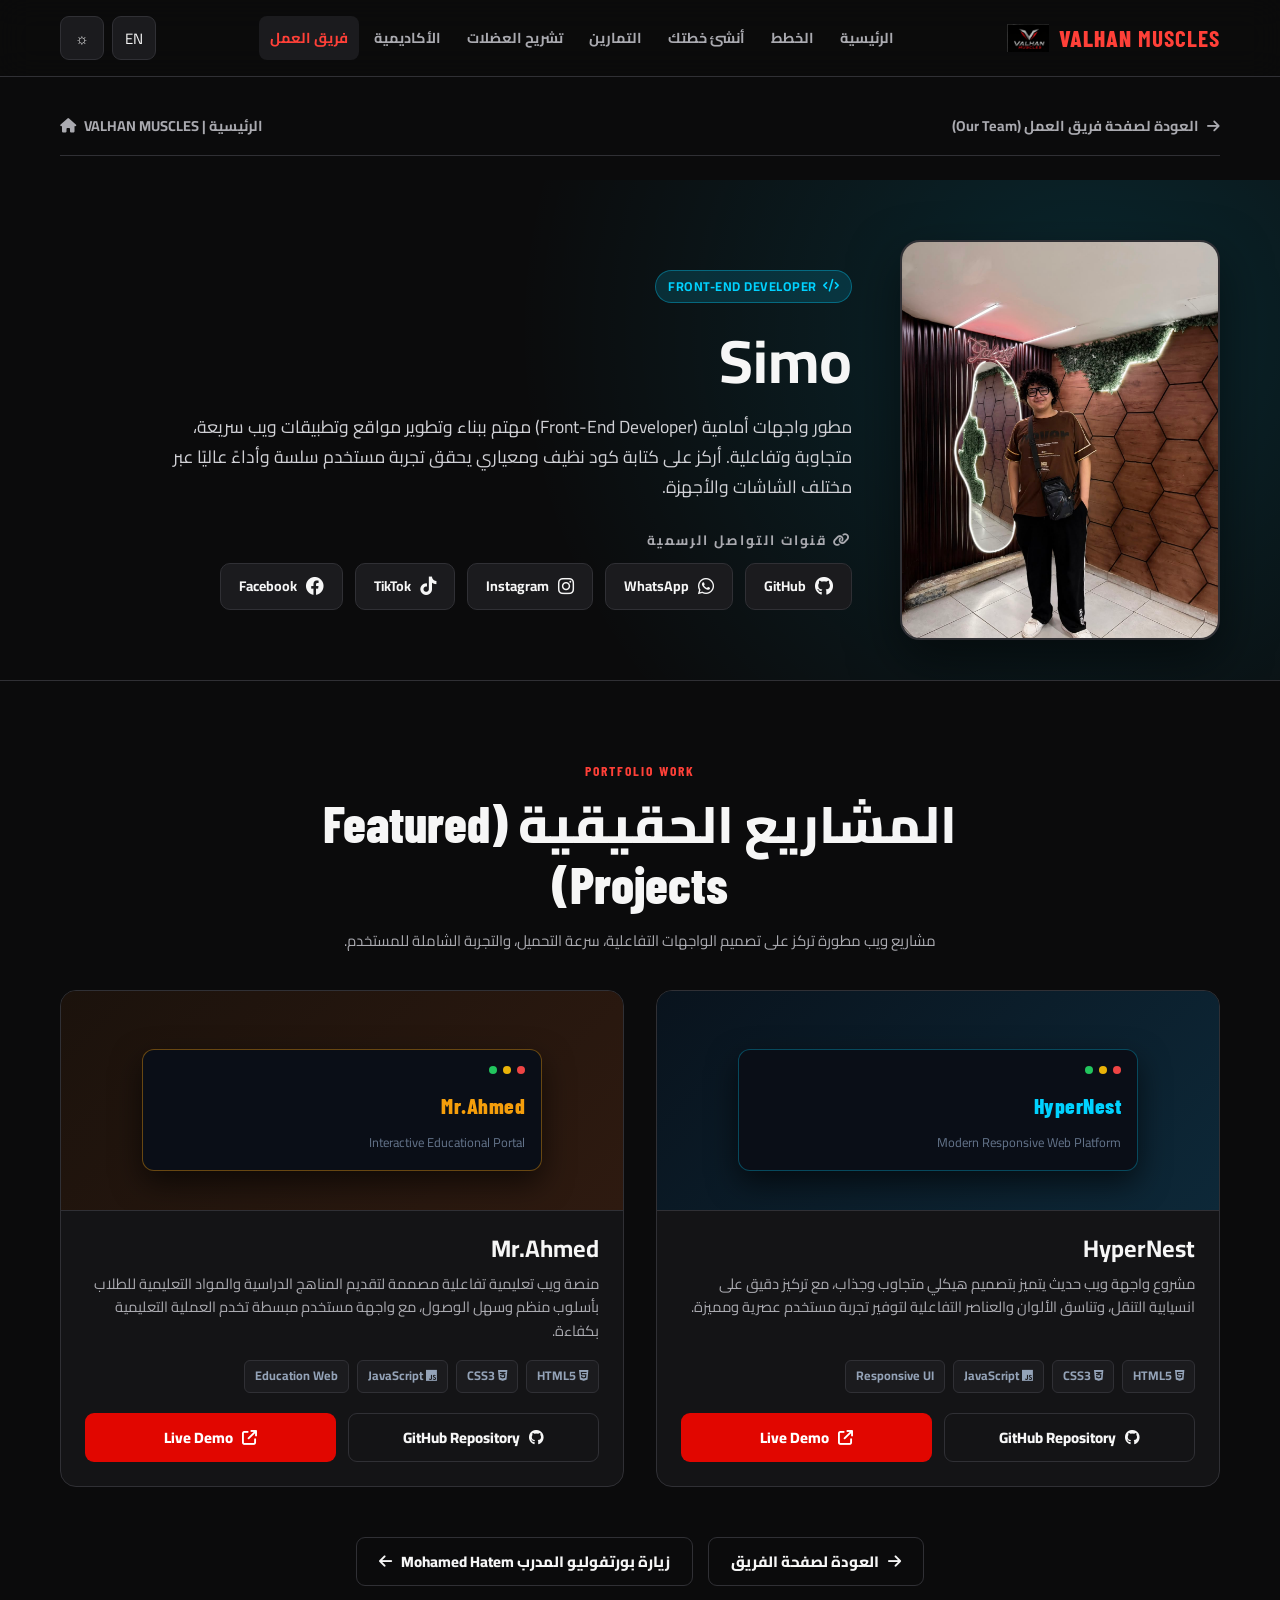
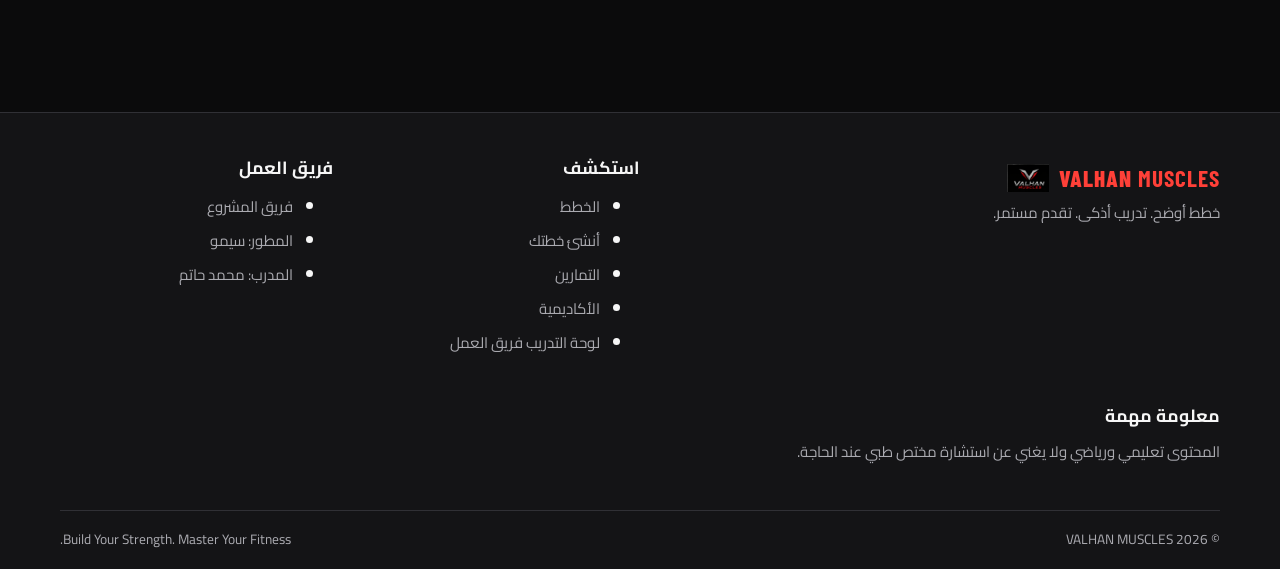
<file: pages/developer.html>
<!doctype html>
<html lang="ar" dir="rtl">

<head>
  <meta charset="utf-8">
  <meta name="viewport" content="width=device-width,initial-scale=1">
  <meta name="theme-color" content="#0b0b0c">
  <meta name="description"
    content="Simo — Front-End Developer Portfolio. Explore real projects, technical stack, and contact links.">
  <title>Simo | Front-End Developer — VALHAN MUSCLES</title>
  <link rel="preconnect" href="https://fonts.googleapis.com">
  <link rel="preconnect" href="https://fonts.gstatic.com" crossorigin>
  <link
    href="https://fonts.googleapis.com/css2?family=Barlow+Condensed:wght@500;600;700;800&family=Cairo:wght@400;500;600;700;800&display=swap"
    rel="stylesheet">
  <link rel="stylesheet" href="../css/all.min.css">
  <link rel="stylesheet" href="../css/global.css">
  <link rel="stylesheet" href="../css/header.css">
  <link rel="stylesheet" href="../css/footer.css">
  <link rel="stylesheet" href="../css/pages/pages.css">
</head>

<body data-root=".." data-page="developer">
  <a class="skip-link" href="#main-content">تخطَّ إلى المحتوى</a>
  <header id="site-header">
    <div class="container header-inner">
      <a class="brand" href="../index.html" aria-label="VALHAN MUSCLES - Home">
        <img src="../assets/logos/logo.webp" alt="VALHAN MUSCLES">
        <span>VALHAN <b>MUSCLES</b></span>
      </a>
      <nav class="nav" id="main-nav" aria-label="Main navigation">
        <a class="" href="../index.html" data-ar="الرئيسية" data-en="Home">الرئيسية</a>
        <a class="" href="../pages/workout-plans.html" data-ar="الخطط" data-en="Plans">الخطط</a>
        <a class="" href="../pages/workout-builder.html" data-ar="أنشئ خطتك" data-en="Builder">أنشئ خطتك</a>
        <a class="" href="../pages/exercises.html" data-ar="التمارين" data-en="Exercises">التمارين</a>
        <a href="../pages/anatomy.html" data-ar="تشريح العضلات" data-en="Anatomy">تشريح العضلات</a>
        <a class="" href="../pages/academy.html" data-ar="الأكاديمية" data-en="Academy">الأكاديمية</a>
        <a class="active" href="../pages/our-team.html" data-ar="فريق العمل" data-en="Our Team">فريق العمل</a>
      </nav>
      <div class="head-actions">
        <button class="icon-btn" id="lang-toggle" type="button" aria-label="Change language">EN</button>
        <button class="icon-btn" id="theme-toggle" type="button" aria-label="Toggle theme">☼</button>
        <button class="menu-btn" id="menu-toggle" type="button" aria-label="Open menu" aria-expanded="false"
          aria-controls="main-nav">☰</button>
      </div>
    </div>
  </header>

  <main id="main-content">
    <!-- Breadcrumb / Back Bar -->
    <div class="container" style="padding-top: 20px;">
      <div class="nav-back-bar">
        <a class="nav-back-link" href="our-team.html">
          <i class="fa-solid fa-arrow-right"></i>
          <span>العودة لصفحة فريق العمل (Our Team)</span>
        </a>
        <a class="nav-back-link" href="../index.html">
          <span>الرئيسية | VALHAN MUSCLES</span>
          <i class="fa-solid fa-house"></i>
        </a>
      </div>
    </div>

    <!-- Developer Hero Section -->
    <section class="portfolio-hero dev-hero">
      <div class="container portfolio-hero-inner">
        <!-- Profile Photograph -->
        <div class="profile-avatar-wrap reveal">
          <img src="../assets/images/developer.jpg" alt="Developer Simo" onerror="this.src='../assets/developer.jpg'">
        </div>

        <!-- Info & Bio -->
        <div class="portfolio-info reveal">
          <span class="role-badge"
            style="background:rgba(0,210,255,0.15);color:#00d2ff;border:1px solid rgba(0,210,255,0.35);">
            <i class="fa-solid fa-code"></i> Front-End Developer
          </span>
          <h1>Simo</h1>
          <p class="portfolio-intro">
            مطور واجهات أمامية (Front-End Developer) مهتم ببناء وتطوير مواقع وتطبيقات ويب سريعة، متجاوبة وتفاعلية. أركز
            على كتابة كود نظيف ومعياري يحقق تجربة مستخدم سلسة وأداءً عاليًا عبر مختلف الشاشات والأجهزة.
          </p>

          <!-- Social Media & Contact Links -->
          <div>
            <span class="eyebrow" style="color:var(--muted);"><i class="fa-solid fa-link"></i> قنوات التواصل
              الرسمية</span>
            <div class="social-links-bar">
              <!-- GitHub -->
              <a class="social-btn btn-gh" href="https://github.com/simo-g1" target="_blank" rel="noopener noreferrer">
                <i class="fa-brands fa-github"></i>
                <span>GitHub</span>
              </a>
              <!-- WhatsApp -->
              <a class="social-btn btn-wa" href="https://wa.me/201010356493" target="_blank" rel="noopener noreferrer">
                <i class="fa-brands fa-whatsapp"></i>
                <span>WhatsApp</span>
              </a>
              <!-- Instagram -->
              <a class="social-btn btn-ig" href="https://www.instagram.com/simo.g3" target="_blank"
                rel="noopener noreferrer">
                <i class="fa-brands fa-instagram"></i>
                <span>Instagram</span>
              </a>
              <!-- TikTok -->
              <a class="social-btn btn-tt" href="https://www.tiktok.com/@simo.dev3" target="_blank"
                rel="noopener noreferrer">
                <i class="fa-brands fa-tiktok"></i>
                <span>TikTok</span>
              </a>
              <!-- Facebook -->
              <a class="social-btn btn-fb" href="https://www.facebook.com/simo.g3.dev" target="_blank"
                rel="noopener noreferrer">
                <i class="fa-brands fa-facebook"></i>
                <span>Facebook</span>
              </a>
            </div>
          </div>
        </div>
      </div>
    </section>

    <!-- Real Projects Section -->
    <section class="section">
      <div class="container">
        <div class="section-head">
          <span class="eyebrow">PORTFOLIO WORK</span>
          <h2 class="section-title">المشاريع الحقيقية (Featured Projects)</h2>
          <p class="muted">مشاريع ويب مطورة تركز على تصميم الواجهات التفاعلية، سرعة التحميل، والتجربة الشاملة للمستخدم.
          </p>
        </div>

        <div class="projects-grid">
          <!-- Project 1: HyperNest -->
          <article class="project-card reveal">
            <div class="project-preview" style="background: linear-gradient(135deg, #09131d, #0d2838);">
              <div class="project-preview-mockup">
                <div class="mockup-bar">
                  <span></span><span></span><span></span>
                </div>
                <div class="mockup-screen-title">HyperNest</div>
                <p style="color:#64748b;font-size:.8rem;margin:6px 0 0;">Modern Responsive Web Platform</p>
              </div>
            </div>
            <div class="project-card-body">
              <h3 class="project-card-title">HyperNest</h3>
              <p class="project-card-desc">
                مشروع واجهة ويب حديث يتميز بتصميم هيكلي متجاوب وجذاب، مع تركيز دقيق على انسيابية التنقل، وتناسق الألوان
                والعناصر التفاعلية لتوفير تجربة مستخدم عصرية ومميزة.
              </p>
              <div class="tech-tags-row">
                <span class="tech-tag"><i class="fa-brands fa-html5"></i> HTML5</span>
                <span class="tech-tag"><i class="fa-brands fa-css3-alt"></i> CSS3</span>
                <span class="tech-tag"><i class="fa-brands fa-js"></i> JavaScript</span>
                <span class="tech-tag">Responsive UI</span>
              </div>
              <div class="project-actions">
                <a class="btn btn-outline" href="https://github.com/simo-g1/HyperNest" target="_blank"
                  rel="noopener noreferrer">
                  <i class="fa-brands fa-github"></i>
                  <span>GitHub Repository</span>
                </a>
                <a class="btn btn-primary" href="https://simo-g1.github.io/HyperNest/" target="_blank"
                  rel="noopener noreferrer">
                  <i class="fa-solid fa-arrow-up-right-from-square"></i>
                  <span>Live Demo</span>
                </a>
              </div>
            </div>
          </article>

          <!-- Project 2: Mr.Ahmed -->
          <article class="project-card reveal">
            <div class="project-preview" style="background: linear-gradient(135deg, #1b120c, #2e1a10);">
              <div class="project-preview-mockup" style="border-color: rgba(245, 158, 11, 0.4);">
                <div class="mockup-bar">
                  <span></span><span></span><span></span>
                </div>
                <div class="mockup-screen-title" style="color:#f59e0b;">Mr.Ahmed</div>
                <p style="color:#64748b;font-size:.8rem;margin:6px 0 0;">Interactive Educational Portal</p>
              </div>
            </div>
            <div class="project-card-body">
              <h3 class="project-card-title">Mr.Ahmed</h3>
              <p class="project-card-desc">
                منصة ويب تعليمية تفاعلية مصممة لتقديم المناهج الدراسية والمواد التعليمية للطلاب بأسلوب منظم وسهل الوصول،
                مع واجهة مستخدم مبسطة تخدم العملية التعليمية بكفاءة.
              </p>
              <div class="tech-tags-row">
                <span class="tech-tag"><i class="fa-brands fa-html5"></i> HTML5</span>
                <span class="tech-tag"><i class="fa-brands fa-css3-alt"></i> CSS3</span>
                <span class="tech-tag"><i class="fa-brands fa-js"></i> JavaScript</span>
                <span class="tech-tag">Education Web</span>
              </div>
              <div class="project-actions">
                <a class="btn btn-outline" href="https://github.com/simo-g1/Mr.Ahmed" target="_blank"
                  rel="noopener noreferrer">
                  <i class="fa-brands fa-github"></i>
                  <span>GitHub Repository</span>
                </a>
                <a class="btn btn-primary" href="https://simo-g1.github.io/Mr.Ahmed/" target="_blank"
                  rel="noopener noreferrer">
                  <i class="fa-solid fa-arrow-up-right-from-square"></i>
                  <span>Live Demo</span>
                </a>
              </div>
            </div>
          </article>
        </div>

        <!-- Portfolio Footer Navigation -->
        <div style="margin-top: 50px; text-align: center;">
          <a class="btn btn-outline" href="our-team.html">
            <i class="fa-solid fa-arrow-right"></i>
            <span>العودة لصفحة الفريق</span>
          </a>
          <a class="btn btn-outline" href="coach.html" style="margin-inline-start: 12px;">
            <span>زيارة بورتفوليو المدرب Mohamed Hatem</span>
            <i class="fa-solid fa-arrow-left"></i>
          </a>
        </div>
      </div>
    </section>
  </main>

  <footer id="site-footer">
    <div class="container">
      <div class="footer-grid">
        <div>
          <a class="brand" href="../index.html">
            <img src="../assets/logos/logo.webp" alt="VALHAN MUSCLES">
            <span>VALHAN <b>MUSCLES</b></span>
          </a>
          <p data-ar="خطط أوضح. تدريب أذكى. تقدم مستمر." data-en="Clear plans. Smarter training. Consistent progress.">
            خطط أوضح. تدريب أذكى. تقدم مستمر.</p>
        </div>
        <div>
          <h3 class="footer-title" data-ar="استكشف" data-en="Explore">استكشف</h3>
          <ul class="footer-links">
            <li><a href="../pages/workout-plans.html" data-ar="الخطط" data-en="Plans">الخطط</a></li>
            <li><a href="../pages/workout-builder.html" data-ar="أنشئ خطتك" data-en="Builder">أنشئ خطتك</a></li>
            <li><a href="../pages/exercises.html" data-ar="التمارين" data-en="Exercises">التمارين</a></li>
            <li><a href="../pages/academy.html" data-ar="الأكاديمية" data-en="Academy">الأكاديمية</a></li>
            <li><a href="dashboard.html" data-ar="لوحة التدريب" data-en="Dashboard">لوحة التدريب</a>
        <a href="../pages/our-team.html" data-ar="فريق العمل" data-en="Our Team">فريق العمل</a></li>
          </ul>
        </div>
        <div>
          <h3 class="footer-title" data-ar="فريق العمل" data-en="Our Team">فريق العمل</h3>
          <ul class="footer-links">
            <li><a href="../pages/our-team.html" data-ar="فريق المشروع" data-en="Team Hub">فريق المشروع</a></li>
            <li><a href="../pages/developer.html" data-ar="المطور: سيمو" data-en="Developer: Simo">المطور: سيمو</a></li>
            <li><a href="../pages/coach.html" data-ar="المدرب: محمد حاتم" data-en="Coach: Mohamed Hatem">المدرب: محمد
                حاتم</a></li>
          </ul>
        </div>
        <div>
          <h3 class="footer-title" data-ar="معلومة مهمة" data-en="Important note">معلومة مهمة</h3>
          <p data-ar="المحتوى تعليمي ورياضي ولا يغني عن استشارة مختص طبي عند الحاجة."
            data-en="Educational fitness content; seek qualified medical advice when needed.">المحتوى تعليمي ورياضي ولا
            يغني عن استشارة مختص طبي عند الحاجة.</p>
        </div>
      </div>
      <div class="footer-bottom">
        <span>© <span id="current-year">2026</span> VALHAN MUSCLES</span>
        <span>Build Your Strength. Master Your Fitness.</span>
      </div>
    </div>
  </footer>
  <div class="toast" id="toast" role="status" aria-live="polite"></div>
  <script src="../js/main.js" defer></script>
  <script src="../js/features/page-interactions.js" defer></script>
</body>

</html>
</file>
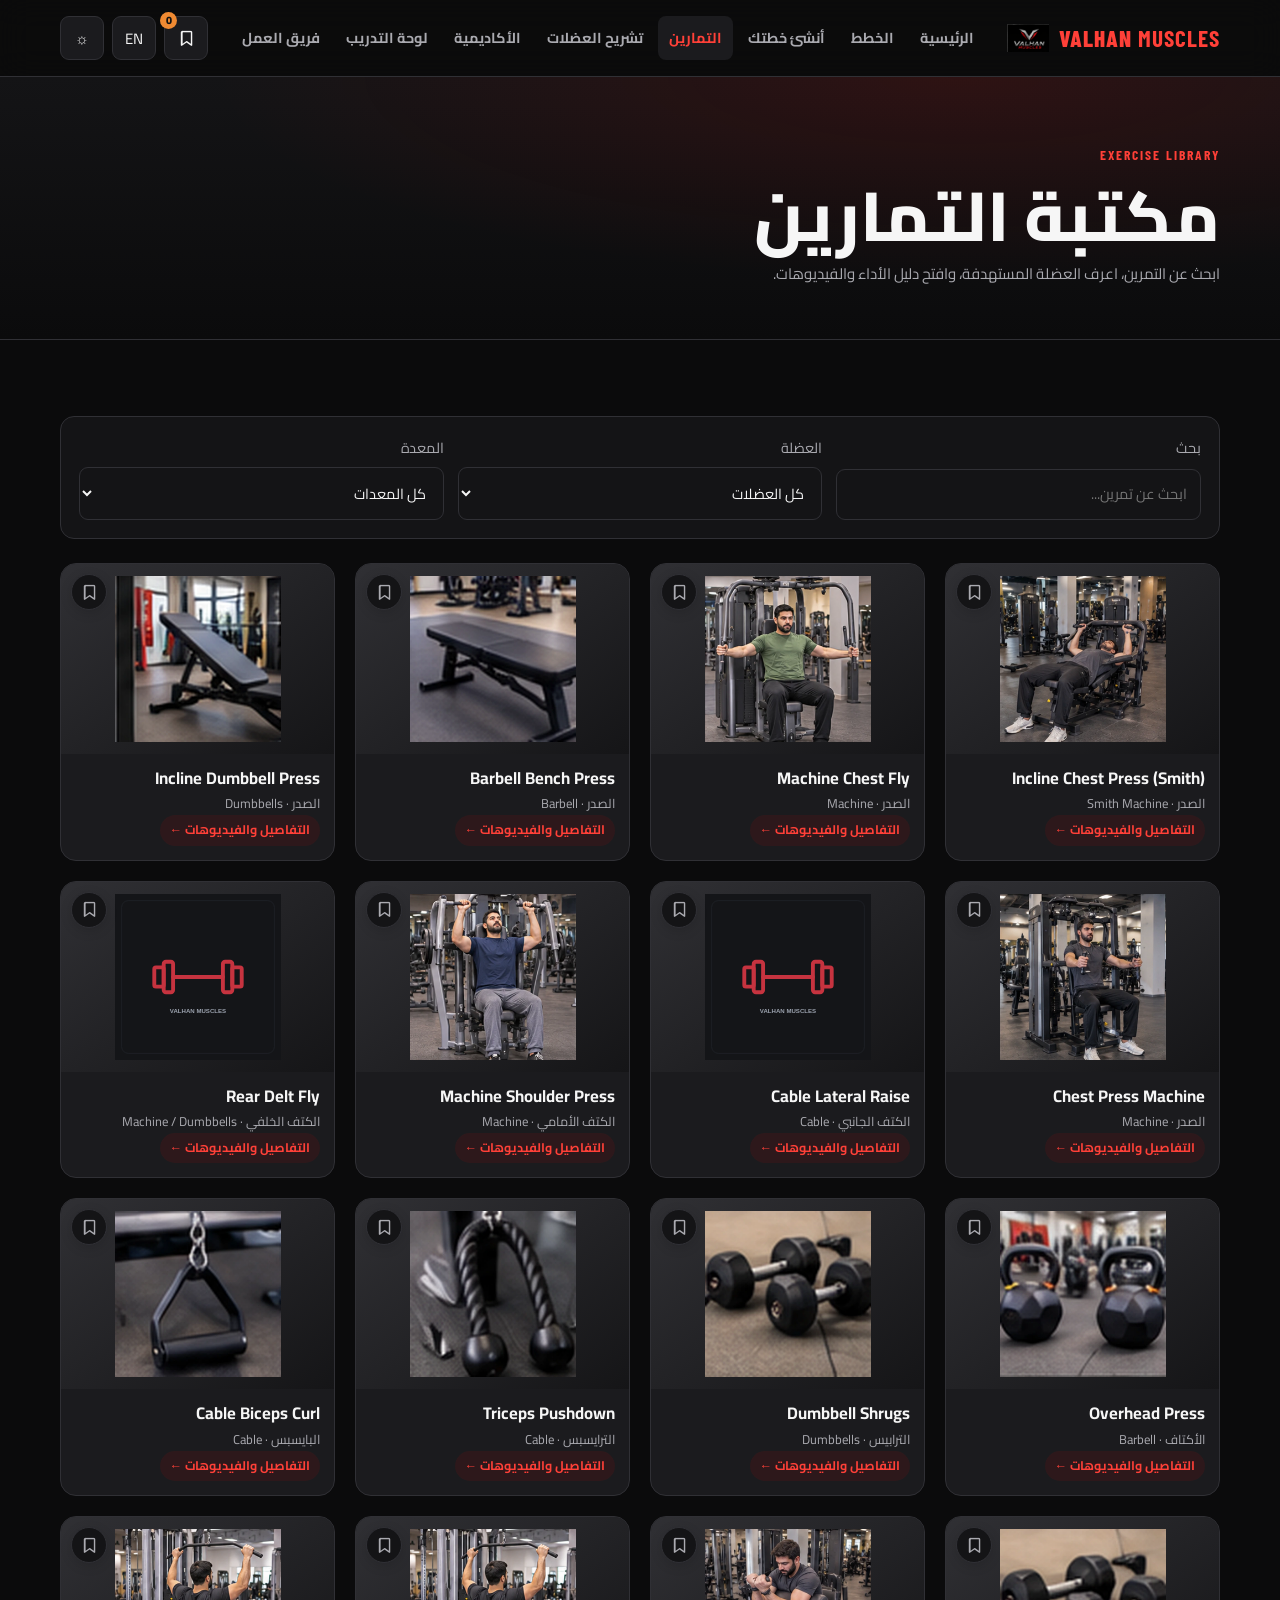
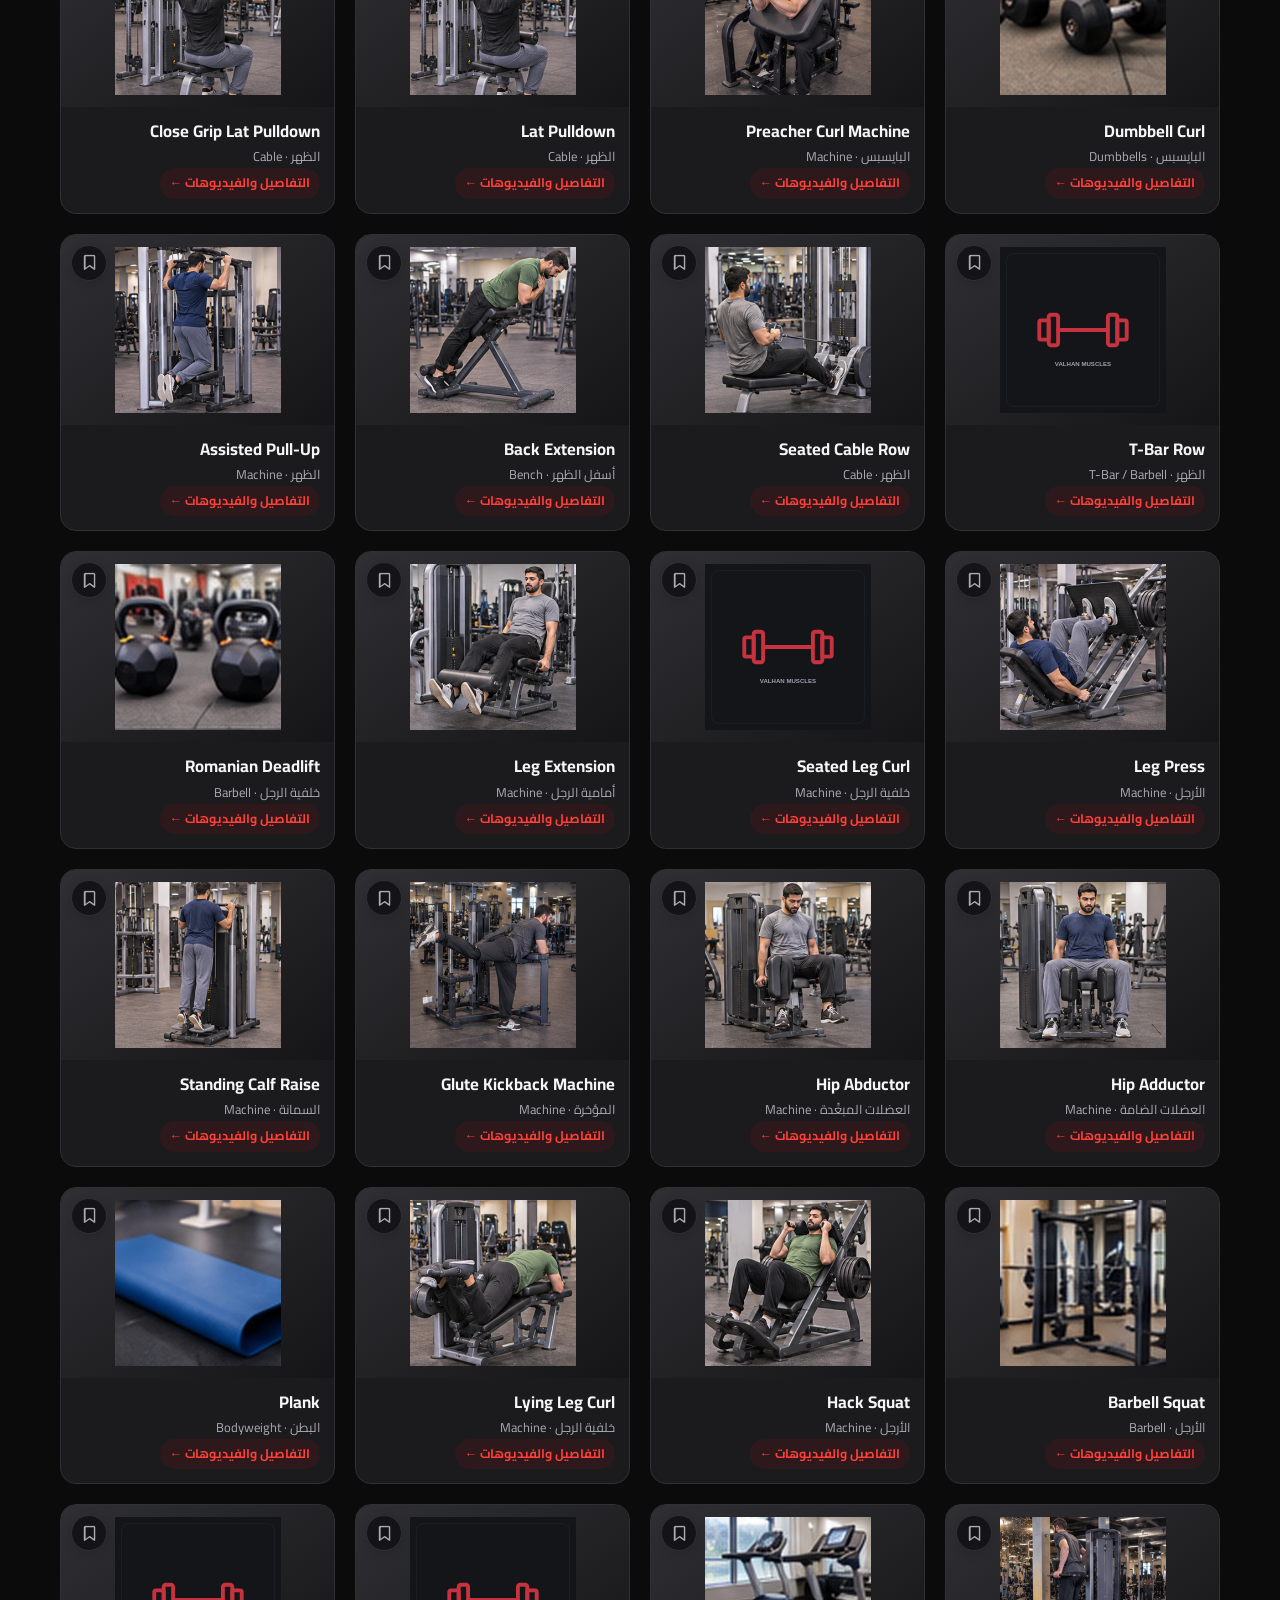
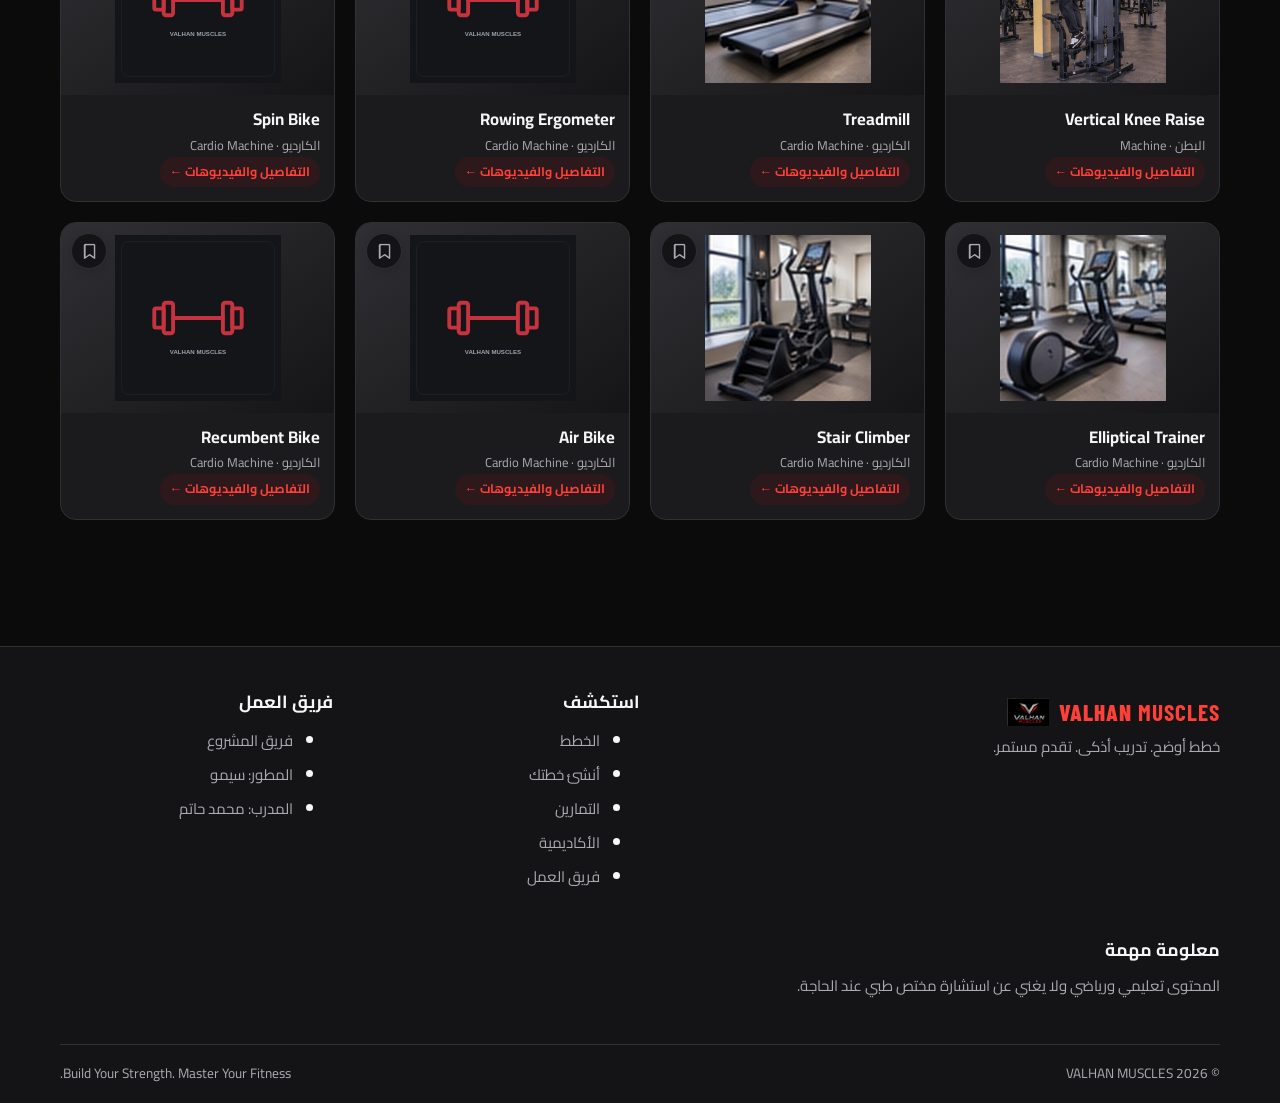
<file: pages/exercises.html>
<!doctype html>
<html lang="ar" dir="rtl">

<head>
  <meta charset="utf-8">
  <meta name="viewport" content="width=device-width,initial-scale=1">
  <meta name="theme-color" content="#0b0b0c">
  <meta name="description" content="VALHAN MUSCLES — خطط تدريب ومكتبة تمارين لبناء قوتك بوعي.">
  <title>VALHAN MUSCLES</title>
  <link rel="preconnect" href="https://fonts.googleapis.com">
  <link rel="preconnect" href="https://fonts.gstatic.com" crossorigin>
  <link
    href="https://fonts.googleapis.com/css2?family=Barlow+Condensed:wght@500;600;700;800&family=Cairo:wght@400;500;600;700;800&display=swap"
    rel="stylesheet">
  <link rel="stylesheet" href="../css/all.min.css">
  <link rel="stylesheet" href="../css/global.css">
  <link rel="stylesheet" href="../css/header.css">
  <link rel="stylesheet" href="../css/footer.css">
  <link rel="stylesheet" href="../css/pages/pages.css">
</head>

<body data-root=".." data-page="exercises"><a class="skip-link" href="#main-content">تخطَّ إلى المحتوى</a>
  <header id="site-header">
    <div class="container header-inner">
      <a class="brand" href="../index.html" aria-label="VALHAN MUSCLES - Home">
        <img src="../assets/logos/logo.webp" alt="VALHAN MUSCLES">
        <span>VALHAN <b>MUSCLES</b></span>
      </a>
      <nav class="nav" id="main-nav" aria-label="Main navigation">
        <a class="" href="../index.html" data-ar="الرئيسية" data-en="Home">الرئيسية</a>
        <a class="" href="../pages/workout-plans.html" data-ar="الخطط" data-en="Plans">الخطط</a>
        <a class="" href="../pages/workout-builder.html" data-ar="أنشئ خطتك" data-en="Builder">أنشئ خطتك</a>
        <a class="active" href="../pages/exercises.html" data-ar="التمارين" data-en="Exercises">التمارين</a>
        <a href="../pages/anatomy.html" data-ar="تشريح العضلات" data-en="Anatomy">تشريح العضلات</a>
        <a class="" href="../pages/academy.html" data-ar="الأكاديمية" data-en="Academy">الأكاديمية</a>
        <a href="dashboard.html" data-ar="لوحة التدريب" data-en="Dashboard">لوحة التدريب</a>
        <a class="" href="../pages/our-team.html" data-ar="فريق العمل" data-en="Our Team">فريق العمل</a>
      </nav>
      <div class="head-actions">
        <button class="icon-btn" id="lang-toggle" type="button" aria-label="Change language">EN</button>
        <button class="icon-btn" id="theme-toggle" type="button" aria-label="Toggle theme">☼</button>
        <button class="menu-btn" id="menu-toggle" type="button" aria-label="Open menu" aria-expanded="false"
          aria-controls="main-nav">☰</button>
      </div>
    </div>
  </header>
  <main id="main-content">
    <section id="exercise-library">
      <section class="page-hero">
        <div class="container">
          <span class="eyebrow">EXERCISE LIBRARY</span>
          <h1><span data-ar="مكتبة التمارين" data-en="Exercise Library">مكتبة التمارين</span></h1>
          <p><span data-ar="ابحث عن التمرين، اعرف العضلة المستهدفة، وافتح دليل الأداء والفيديوهات."
              data-en="Search movements, learn target muscles, and open exercise guides and video tutorials.">ابحث عن
              التمرين، اعرف العضلة المستهدفة، وافتح دليل الأداء والفيديوهات.</span></p>
        </div>
      </section>
      <section class="section">
        <div class="container">
          <div class="filter-bar">
            <label class="field"><span data-ar="بحث" data-en="Search">بحث</span>
              <input id="ex-search" type="search" placeholder="ابحث عن تمرين..." data-ar-placeholder="ابحث عن تمرين..."
                data-en-placeholder="Search exercises...">
            </label>
            <label class="field"><span data-ar="العضلة" data-en="Muscle">العضلة</span>
              <select id="ex-muscle">
                <option value="all" data-ar="كل العضلات" data-en="All muscles">كل العضلات</option>
              </select>
            </label>
            <label class="field"><span data-ar="المعدة" data-en="Equipment">المعدة</span>
              <select id="ex-equipment">
                <option value="all" data-ar="كل المعدات" data-en="All equipment">كل المعدات</option>
              </select>
            </label>
          </div>
          <div class="grid exercise-grid" id="exercise-grid" aria-live="polite"></div>
          <p class="empty" id="ex-empty" hidden><span data-ar="لا توجد تمارين مطابقة."
              data-en="No matching exercises.">لا توجد تمارين مطابقة.</span></p>
        </div>
      </section>
    </section>
    <div id="exercise-detail" hidden></div>
  </main>
  <footer id="site-footer">
    <div class="container">
      <div class="footer-grid">
        <div>
          <a class="brand" href="../index.html">
            <img src="../assets/logos/logo.webp" alt="VALHAN MUSCLES">
            <span>VALHAN <b>MUSCLES</b></span>
          </a>
          <p data-ar="خطط أوضح. تدريب أذكى. تقدم مستمر." data-en="Clear plans. Smarter training. Consistent progress.">
            خطط أوضح. تدريب أذكى. تقدم مستمر.</p>
        </div>
        <div>
          <h3 class="footer-title" data-ar="استكشف" data-en="Explore">استكشف</h3>
          <ul class="footer-links">
            <li><a href="../pages/workout-plans.html" data-ar="الخطط" data-en="Plans">الخطط</a></li>
            <li><a href="../pages/workout-builder.html" data-ar="أنشئ خطتك" data-en="Builder">أنشئ خطتك</a></li>
            <li><a href="../pages/exercises.html" data-ar="التمارين" data-en="Exercises">التمارين</a></li>
            <li><a href="../pages/academy.html" data-ar="الأكاديمية" data-en="Academy">الأكاديمية</a></li>
            <li><a href="../pages/our-team.html" data-ar="فريق العمل" data-en="Our Team">فريق العمل</a></li>
          </ul>
        </div>
        <div>
          <h3 class="footer-title" data-ar="فريق العمل" data-en="Our Team">فريق العمل</h3>
          <ul class="footer-links">
            <li><a href="../pages/our-team.html" data-ar="فريق المشروع" data-en="Team Hub">فريق المشروع</a></li>
            <li><a href="../pages/developer.html" data-ar="المطور: سيمو" data-en="Developer: Simo">المطور: سيمو</a></li>
            <li><a href="../pages/coach.html" data-ar="المدرب: محمد حاتم" data-en="Coach: Mohamed Hatem">المدرب: محمد
                حاتم</a></li>
          </ul>
        </div>
        <div>
          <h3 class="footer-title" data-ar="معلومة مهمة" data-en="Important note">معلومة مهمة</h3>
          <p data-ar="المحتوى تعليمي ورياضي ولا يغني عن استشارة مختص طبي عند الحاجة."
            data-en="Educational fitness content; seek qualified medical advice when needed.">المحتوى تعليمي ورياضي ولا
            يغني عن استشارة مختص طبي عند الحاجة.</p>
        </div>
      </div>
      <div class="footer-bottom">
        <span>© <span id="current-year">2026</span> VALHAN MUSCLES</span>
        <span>Build Your Strength. Master Your Fitness.</span>
      </div>
    </div>
  </footer>
  <div class="toast" id="toast" role="status" aria-live="polite"></div>
  <script src="../js/main.js" defer></script>
  <script src="../js/data/muscles.js" defer></script>
  <script src="../js/data/equipment.js" defer></script>
  <script src="../js/data/exercises.js" defer></script>
  <script src="../js/articles-data.js" defer></script>
  <script src="../js/features/saved-content.js" defer></script>
  <script src="../js/exercises.js" defer></script>
  <script src="../js/features/page-interactions.js" defer></script>
</body>

</html>
</file>
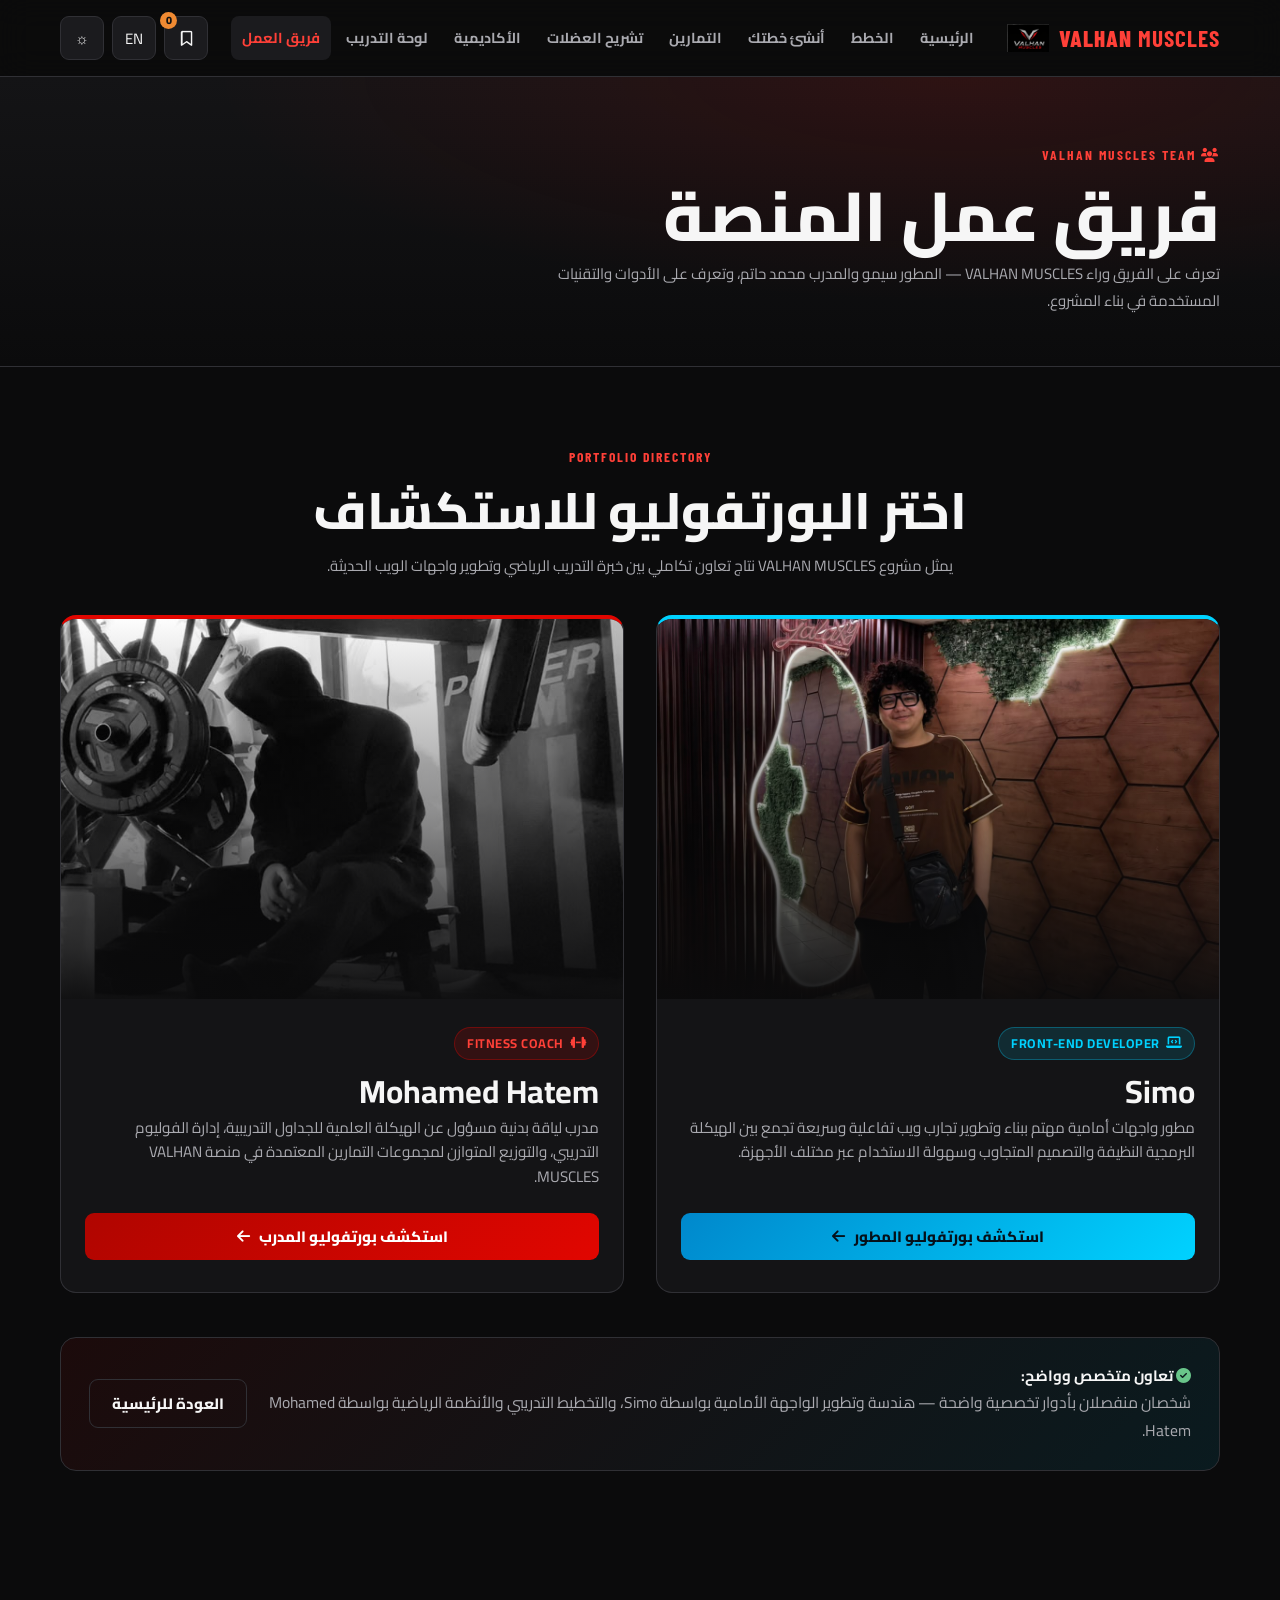
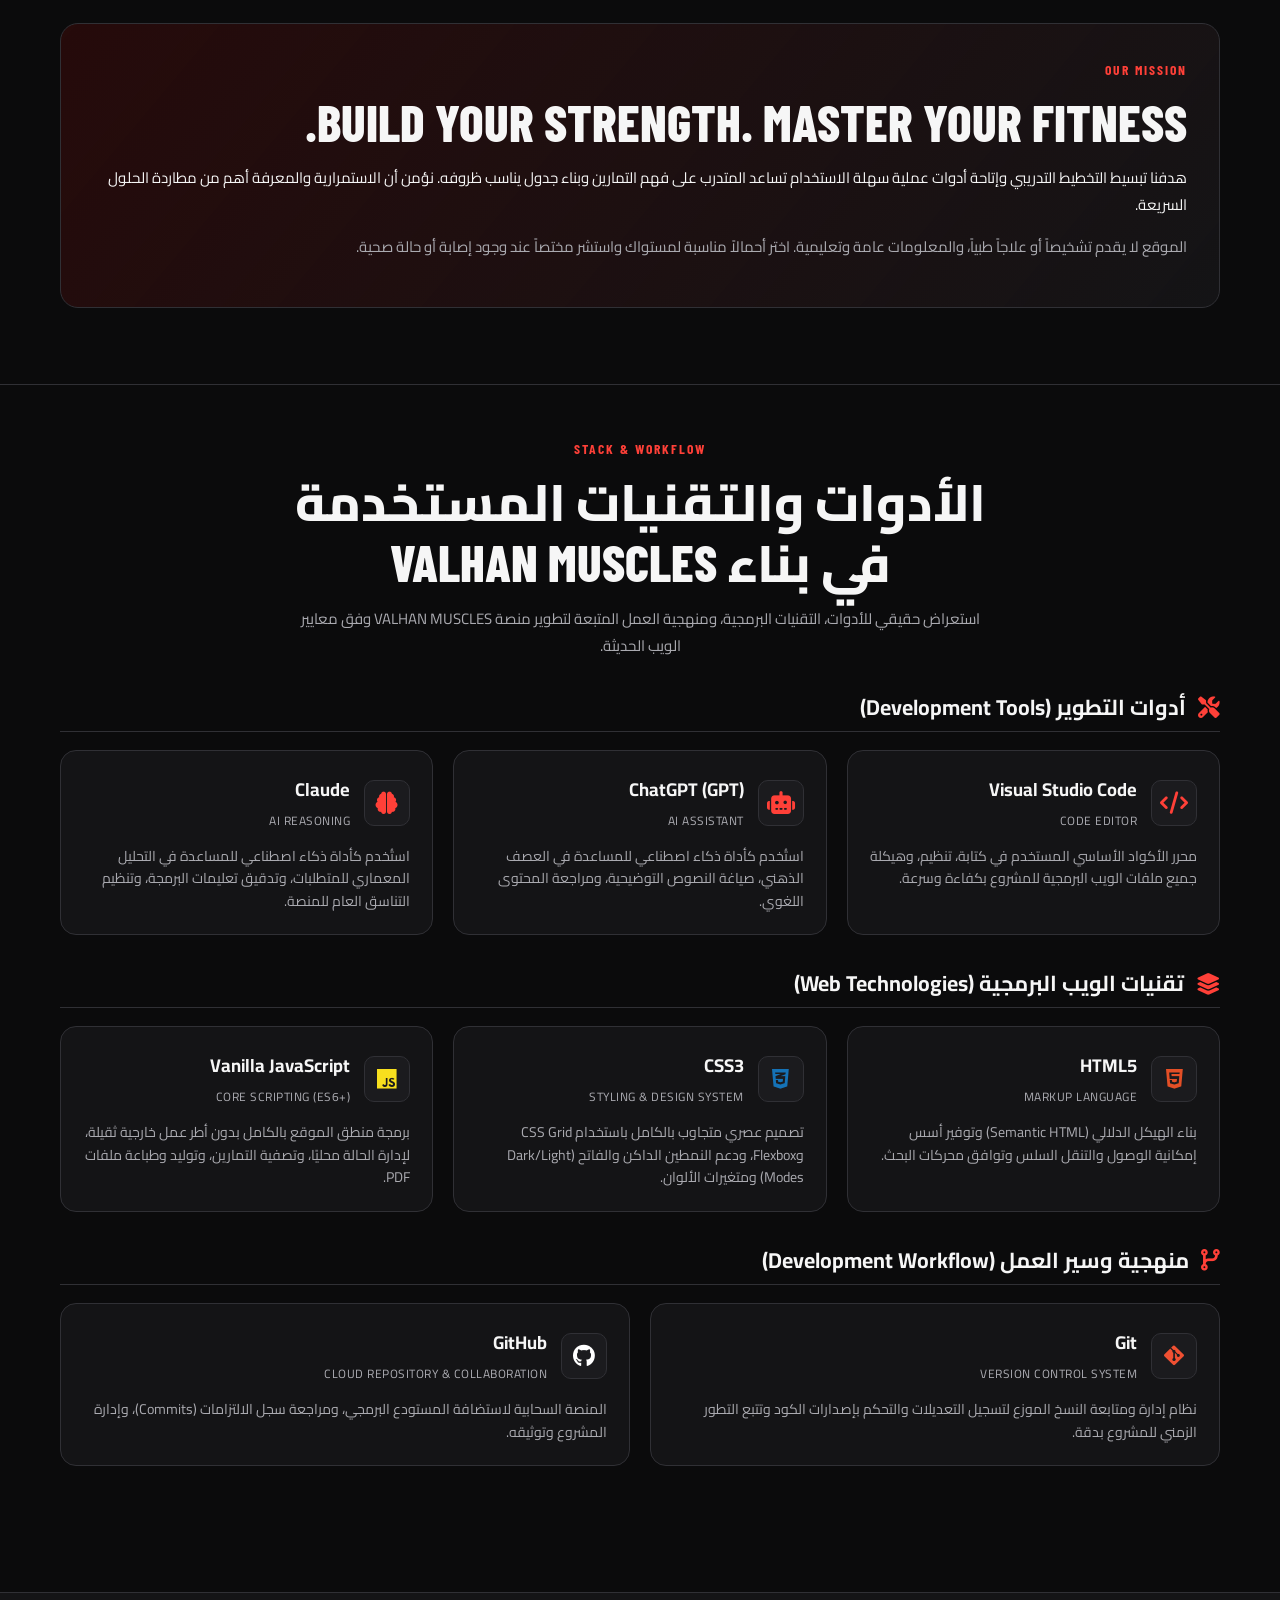
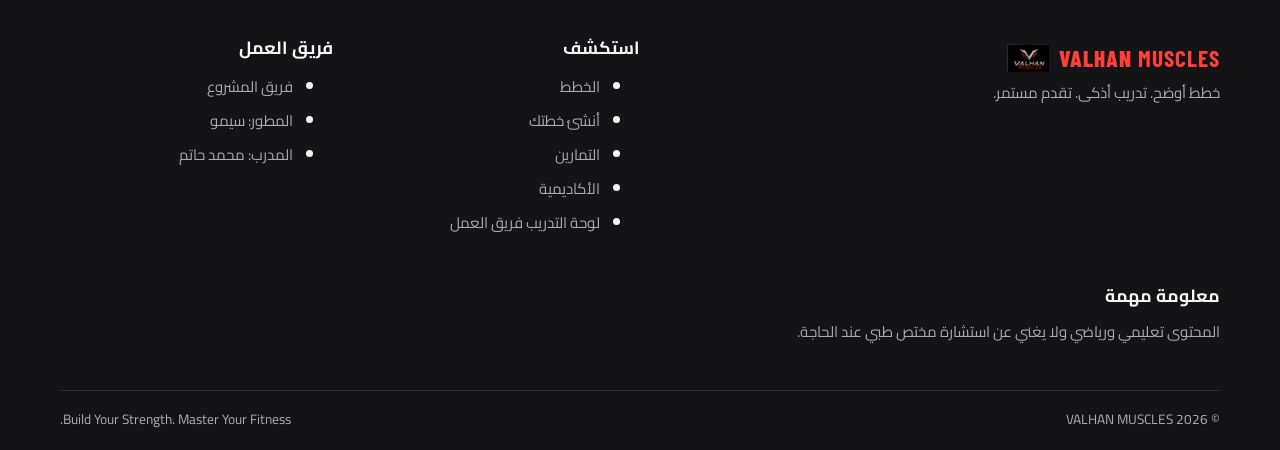
<file: pages/our-team.html>
<!doctype html>
<html lang="ar" dir="rtl">

<head>
  <meta charset="utf-8">
  <meta name="viewport" content="width=device-width,initial-scale=1">
  <meta name="theme-color" content="#0b0b0c">
  <meta name="description"
    content="فريق عمل VALHAN MUSCLES — تعرف على مطور الواجهة الأمامية والمدرب الرياضي المسؤولين عن بناء المنصة وأنظمتها التدريبية.">
  <title>فريق العمل | VALHAN MUSCLES</title>
  <link rel="preconnect" href="https://fonts.googleapis.com">
  <link rel="preconnect" href="https://fonts.gstatic.com" crossorigin>
  <link
    href="https://fonts.googleapis.com/css2?family=Barlow+Condensed:wght@500;600;700;800&family=Cairo:wght@400;500;600;700;800&display=swap"
    rel="stylesheet">
  <link rel="stylesheet" href="../css/all.min.css">
  <link rel="stylesheet" href="../css/global.css">
  <link rel="stylesheet" href="../css/header.css">
  <link rel="stylesheet" href="../css/footer.css">
  <link rel="stylesheet" href="../css/pages/pages.css">
</head>

<body data-root=".." data-page="team">
  <a class="skip-link" href="#main-content">تخطَّ إلى المحتوى</a>
  <header id="site-header">
    <div class="container header-inner">
      <a class="brand" href="../index.html" aria-label="VALHAN MUSCLES - Home">
        <img src="../assets/logos/logo.webp" alt="VALHAN MUSCLES">
        <span>VALHAN <b>MUSCLES</b></span>
      </a>
      <nav class="nav" id="main-nav" aria-label="Main navigation">
        <a class="" href="../index.html" data-ar="الرئيسية" data-en="Home">الرئيسية</a>
        <a class="" href="../pages/workout-plans.html" data-ar="الخطط" data-en="Plans">الخطط</a>
        <a class="" href="../pages/workout-builder.html" data-ar="أنشئ خطتك" data-en="Builder">أنشئ خطتك</a>
        <a class="" href="../pages/exercises.html" data-ar="التمارين" data-en="Exercises">التمارين</a>
        <a href="../pages/anatomy.html" data-ar="تشريح العضلات" data-en="Anatomy">تشريح العضلات</a>
        <a class="" href="../pages/academy.html" data-ar="الأكاديمية" data-en="Academy">الأكاديمية</a>
        <a href="../pages/dashboard.html" data-ar="لوحة التدريب" data-en="Dashboard">لوحة التدريب</a>
        <a class="active" href="../pages/our-team.html" data-ar="فريق العمل" data-en="Our Team">فريق العمل</a>
      </nav>
      <div class="head-actions">
        <button class="icon-btn" id="lang-toggle" type="button" aria-label="Change language">EN</button>
        <button class="icon-btn" id="theme-toggle" type="button" aria-label="Toggle theme">☼</button>
        <button class="menu-btn" id="menu-toggle" type="button" aria-label="Open menu" aria-expanded="false"
          aria-controls="main-nav">☰</button>
      </div>
    </div>
  </header>

  <main id="main-content">
    <!-- Hero Section -->
    <section class="page-hero">
      <div class="container">
        <span class="eyebrow"><i class="fa-solid fa-users"></i> VALHAN MUSCLES TEAM</span>
        <h1>فريق عمل المنصة</h1>
        <p>تعرف على الفريق وراء VALHAN MUSCLES — المطور سيمو والمدرب محمد حاتم، وتعرف على الأدوات والتقنيات المستخدمة في
          بناء المشروع.</p>
      </div>
    </section>

    <!-- Team Selection Cards Section -->
    <section class="section">
      <div class="container">
        <div class="section-head">
          <span class="eyebrow">PORTFOLIO DIRECTORY</span>
          <h2 class="section-title">اختر البورتفوليو للاستكشاف</h2>
          <p class="muted">يمثل مشروع VALHAN MUSCLES نتاج تعاون تكاملي بين خبرة التدريب الرياضي وتطوير واجهات الويب
            الحديثة.</p>
        </div>

        <div class="team-grid">
          <!-- Developer Card: Simo -->
          <article class="team-card team-card-dev reveal">
            <div class="team-card-image-wrap">
              <img src="../assets/images/developer.jpg" alt="Developer Simo"
                onerror="this.src='../assets/developer.jpg'">
              <div class="team-card-overlay"></div>
            </div>
            <div class="team-card-body">
              <span class="role-badge"><i class="fa-solid fa-laptop-code"></i> Front-End Developer</span>
              <h3 class="team-card-name">Simo</h3>
              <p class="team-card-desc">مطور واجهات أمامية مهتم ببناء وتطوير تجارب ويب تفاعلية وسريعة تجمع بين الهيكلة
                البرمجية النظيفة والتصميم المتجاوب وسهولة الاستخدام عبر مختلف الأجهزة.</p>
              <a class="btn btn-dev" href="developer.html">
                <span>استكشف بورتفوليو المطور</span>
                <i class="fa-solid fa-arrow-left"></i>
              </a>
            </div>
          </article>

          <!-- Coach Card: Mohamed Hatem -->
          <article class="team-card team-card-coach reveal">
            <div class="team-card-image-wrap">
              <img src="../assets/images/coach.jpg" alt="Coach Mohamed Hatem" onerror="this.src='../assets/coach.jpg'">
              <div class="team-card-overlay"></div>
            </div>
            <div class="team-card-body">
              <span class="role-badge"><i class="fa-solid fa-dumbbell"></i> Fitness Coach</span>
              <h3 class="team-card-name">Mohamed Hatem</h3>
              <p class="team-card-desc">مدرب لياقة بدنية مسؤول عن الهيكلة العلمية للجداول التدريبية، إدارة الفوليوم
                التدريبي، والتوزيع المتوازن لمجموعات التمارين المعتمدة في منصة VALHAN MUSCLES.</p>
              <a class="btn btn-coach" href="coach.html">
                <span>استكشف بورتفوليو المدرب</span>
                <i class="fa-solid fa-arrow-left"></i>
              </a>
            </div>
          </article>
        </div>

        <!-- Synergy Banner -->
        <div class="team-synergy-banner reveal">
          <div>
            <strong><i class="fa-solid fa-circle-check" style="color:var(--green)"></i> تعاون متخصص وواضح:</strong>
            <p class="muted">شخصان منفصلان بأدوار تخصصية واضحة — هندسة وتطوير الواجهة الأمامية بواسطة Simo، والتخطيط
              التدريبي والأنظمة الرياضية بواسطة Mohamed Hatem.</p>
          </div>
          <a class="btn btn-outline" href="../index.html">العودة للرئيسية</a>
        </div>
      </div>
    </section>

    <!-- About VALHAN section -->
    <section class="section" id="about-valhan">
      <div class="container">
        <div class="about-panel reveal"><span class="eyebrow">OUR MISSION</span>
          <h2 class="section-title">BUILD YOUR STRENGTH. MASTER YOUR FITNESS.</h2>
          <p><span
              data-ar="هدفنا تبسيط التخطيط التدريبي وإتاحة أدوات عملية سهلة الاستخدام تساعد المتدرب على فهم التمارين وبناء جدول يناسب ظروفه. نؤمن أن الاستمرارية والمعرفة أهم من مطاردة الحلول السريعة."
              data-en="Our mission is to make training organization easier through accessible tools that help people understand exercises and build plans that fit their circumstances. We value consistency and knowledge over quick fixes.">هدفنا
              تبسيط التخطيط التدريبي وإتاحة أدوات عملية سهلة الاستخدام تساعد المتدرب على فهم التمارين وبناء جدول يناسب
              ظروفه. نؤمن أن الاستمرارية والمعرفة أهم من مطاردة الحلول السريعة.</span></p>
          <p class="muted"><span
              data-ar="الموقع لا يقدم تشخيصاً أو علاجاً طبياً، والمعلومات عامة وتعليمية. اختر أحمالاً مناسبة لمستواك واستشر مختصاً عند وجود إصابة أو حالة صحية."
              data-en="This website does not provide medical diagnosis or treatment. Information is general and educational. Consult a professional if you have injuries or medical conditions.">الموقع
              لا يقدم تشخيصاً أو علاجاً طبياً، والمعلومات عامة وتعليمية. اختر أحمالاً مناسبة لمستواك واستشر مختصاً عند
              وجود إصابة أو حالة صحية.</span></p>
        </div>
      </div>
    </section>

    <!-- Tools & Technologies Section -->
    <section class="section tech-section" style="border-top: 1px solid var(--line);">
      <div class="container">
        <div class="section-head">
          <span class="eyebrow">STACK & WORKFLOW</span>
          <h2 class="section-title">الأدوات والتقنيات المستخدمة في بناء VALHAN MUSCLES</h2>
          <p class="muted">استعراض حقيقي للأدوات، التقنيات البرمجية، ومنهجية العمل المتبعة لتطوير منصة VALHAN MUSCLES
            وفق معايير الويب الحديثة.</p>
        </div>

        <!-- 1. Development Tools -->
        <h3 class="tech-group-title"><i class="fa-solid fa-screwdriver-wrench"></i> أدوات التطوير (Development Tools)
        </h3>
        <div class="tech-grid">
          <!-- VS Code -->
          <div class="tech-card reveal">
            <div class="tech-card-header">
              <div class="tech-icon-box"><i class="fa-solid fa-code"></i></div>
              <div>
                <h4 class="tech-card-title">Visual Studio Code</h4>
                <span class="tech-card-type">Code Editor</span>
              </div>
            </div>
            <p class="tech-card-desc">محرر الأكواد الأساسي المستخدم في كتابة، تنظيم، وهيكلة جميع ملفات الويب البرمجية
              للمشروع بكفاءة وسرعة.</p>
          </div>

          <!-- ChatGPT -->
          <div class="tech-card reveal">
            <div class="tech-card-header">
              <div class="tech-icon-box"><i class="fa-solid fa-robot"></i></div>
              <div>
                <h4 class="tech-card-title">ChatGPT (GPT)</h4>
                <span class="tech-card-type">AI Assistant</span>
              </div>
            </div>
            <p class="tech-card-desc">استُخدم كأداة ذكاء اصطناعي للمساعدة في العصف الذهني، صياغة النصوص التوضيحية،
              ومراجعة المحتوى اللغوي.</p>
          </div>

          <!-- Claude -->
          <div class="tech-card reveal">
            <div class="tech-card-header">
              <div class="tech-icon-box"><i class="fa-solid fa-brain"></i></div>
              <div>
                <h4 class="tech-card-title">Claude</h4>
                <span class="tech-card-type">AI Reasoning</span>
              </div>
            </div>
            <p class="tech-card-desc">استُخدم كأداة ذكاء اصطناعي للمساعدة في التحليل المعماري للمتطلبات، وتدقيق تعليمات
              البرمجة، وتنظيم التناسق العام للمنصة.</p>
          </div>
        </div>

        <!-- 2. Web Technologies -->
        <h3 class="tech-group-title"><i class="fa-solid fa-layer-group"></i> تقنيات الويب البرمجية (Web Technologies)
        </h3>
        <div class="tech-grid">
          <!-- HTML5 -->
          <div class="tech-card reveal">
            <div class="tech-card-header">
              <div class="tech-icon-box" style="color:#e34f26"><i class="fa-brands fa-html5"></i></div>
              <div>
                <h4 class="tech-card-title">HTML5</h4>
                <span class="tech-card-type">Markup Language</span>
              </div>
            </div>
            <p class="tech-card-desc">بناء الهيكل الدلالي (Semantic HTML) وتوفير أسس إمكانية الوصول والتنقل السلس وتوافق
              محركات البحث.</p>
          </div>

          <!-- CSS3 -->
          <div class="tech-card reveal">
            <div class="tech-card-header">
              <div class="tech-icon-box" style="color:#1572b6"><i class="fa-brands fa-css3-alt"></i></div>
              <div>
                <h4 class="tech-card-title">CSS3</h4>
                <span class="tech-card-type">Styling & Design System</span>
              </div>
            </div>
            <p class="tech-card-desc">تصميم عصري متجاوب بالكامل باستخدام CSS Grid وFlexbox، ودعم النمطين الداكن والفاتح
              (Dark/Light Modes) ومتغيرات الألوان.</p>
          </div>

          <!-- Vanilla JavaScript -->
          <div class="tech-card reveal">
            <div class="tech-card-header">
              <div class="tech-icon-box" style="color:#f7df1e"><i class="fa-brands fa-js"></i></div>
              <div>
                <h4 class="tech-card-title">Vanilla JavaScript</h4>
                <span class="tech-card-type">Core Scripting (ES6+)</span>
              </div>
            </div>
            <p class="tech-card-desc">برمجة منطق الموقع بالكامل بدون أطر عمل خارجية ثقيلة، لإدارة الحالة محليًا، وتصفية
              التمارين، وتوليد وطباعة ملفات PDF.</p>
          </div>
        </div>

        <!-- 3. Development Workflow -->
        <h3 class="tech-group-title"><i class="fa-solid fa-code-branch"></i> منهجية وسير العمل (Development Workflow)
        </h3>
        <div class="tech-grid two">
          <!-- Git -->
          <div class="tech-card reveal">
            <div class="tech-card-header">
              <div class="tech-icon-box" style="color:#f05032"><i class="fa-brands fa-git-alt"></i></div>
              <div>
                <h4 class="tech-card-title">Git</h4>
                <span class="tech-card-type">Version Control System</span>
              </div>
            </div>
            <p class="tech-card-desc">نظام إدارة ومتابعة النسخ الموزع لتسجيل التعديلات والتحكم بإصدارات الكود وتتبع
              التطور الزمني للمشروع بدقة.</p>
          </div>

          <!-- GitHub -->
          <div class="tech-card reveal">
            <div class="tech-card-header">
              <div class="tech-icon-box" style="color:#fff"><i class="fa-brands fa-github"></i></div>
              <div>
                <h4 class="tech-card-title">GitHub</h4>
                <span class="tech-card-type">Cloud Repository & Collaboration</span>
              </div>
            </div>
            <p class="tech-card-desc">المنصة السحابية لاستضافة المستودع البرمجي، ومراجعة سجل الالتزامات (Commits)،
              وإدارة المشروع وتوثيقه.</p>
          </div>
        </div>

      </div>
    </section>
  </main>

  <footer id="site-footer">
    <div class="container">
      <div class="footer-grid">
        <div>
          <a class="brand" href="../index.html">
            <img src="../assets/logos/logo.webp" alt="VALHAN MUSCLES">
            <span>VALHAN <b>MUSCLES</b></span>
          </a>
          <p data-ar="خطط أوضح. تدريب أذكى. تقدم مستمر." data-en="Clear plans. Smarter training. Consistent progress.">
            خطط أوضح. تدريب أذكى. تقدم مستمر.</p>
        </div>
        <div>
          <h3 class="footer-title" data-ar="استكشف" data-en="Explore">استكشف</h3>
          <ul class="footer-links">
            <li><a href="../pages/workout-plans.html" data-ar="الخطط" data-en="Plans">الخطط</a></li>
            <li><a href="../pages/workout-builder.html" data-ar="أنشئ خطتك" data-en="Builder">أنشئ خطتك</a></li>
            <li><a href="../pages/exercises.html" data-ar="التمارين" data-en="Exercises">التمارين</a></li>
            <li><a href="../pages/academy.html" data-ar="الأكاديمية" data-en="Academy">الأكاديمية</a></li>
            <li><a href="dashboard.html" data-ar="لوحة التدريب" data-en="Dashboard">لوحة التدريب</a>
              <a href="../pages/our-team.html" data-ar="فريق العمل" data-en="Our Team">فريق العمل</a>
            </li>
          </ul>
        </div>
        <div>
          <h3 class="footer-title" data-ar="فريق العمل" data-en="Our Team">فريق العمل</h3>
          <ul class="footer-links">
            <li><a href="../pages/our-team.html" data-ar="فريق المشروع" data-en="Team Hub">فريق المشروع</a></li>
            <li><a href="../pages/developer.html" data-ar="المطور: سيمو" data-en="Developer: Simo">المطور: سيمو</a></li>
            <li><a href="../pages/coach.html" data-ar="المدرب: محمد حاتم" data-en="Coach: Mohamed Hatem">المدرب: محمد
                حاتم</a></li>
          </ul>
        </div>
        <div>
          <h3 class="footer-title" data-ar="معلومة مهمة" data-en="Important note">معلومة مهمة</h3>
          <p data-ar="المحتوى تعليمي ورياضي ولا يغني عن استشارة مختص طبي عند الحاجة."
            data-en="Educational fitness content; seek qualified medical advice when needed.">المحتوى تعليمي ورياضي ولا
            يغني عن استشارة مختص طبي عند الحاجة.</p>
        </div>
      </div>
      <div class="footer-bottom">
        <span>© <span id="current-year">2026</span> VALHAN MUSCLES</span>
        <span>Build Your Strength. Master Your Fitness.</span>
      </div>
    </div>
  </footer>
  <div class="toast" id="toast" role="status" aria-live="polite"></div>
  <script src="../js/data/muscles.js" defer></script>
  <script src="../js/data/equipment.js" defer></script>
  <script src="../js/data/exercises.js" defer></script>
  <script src="../js/main.js" defer></script>
  <script src="../js/features/page-interactions.js" defer></script>
  <script src="../js/articles-data.js" defer></script>
  <script src="../js/features/saved-content.js" defer></script>
</body>

</html>
</file>
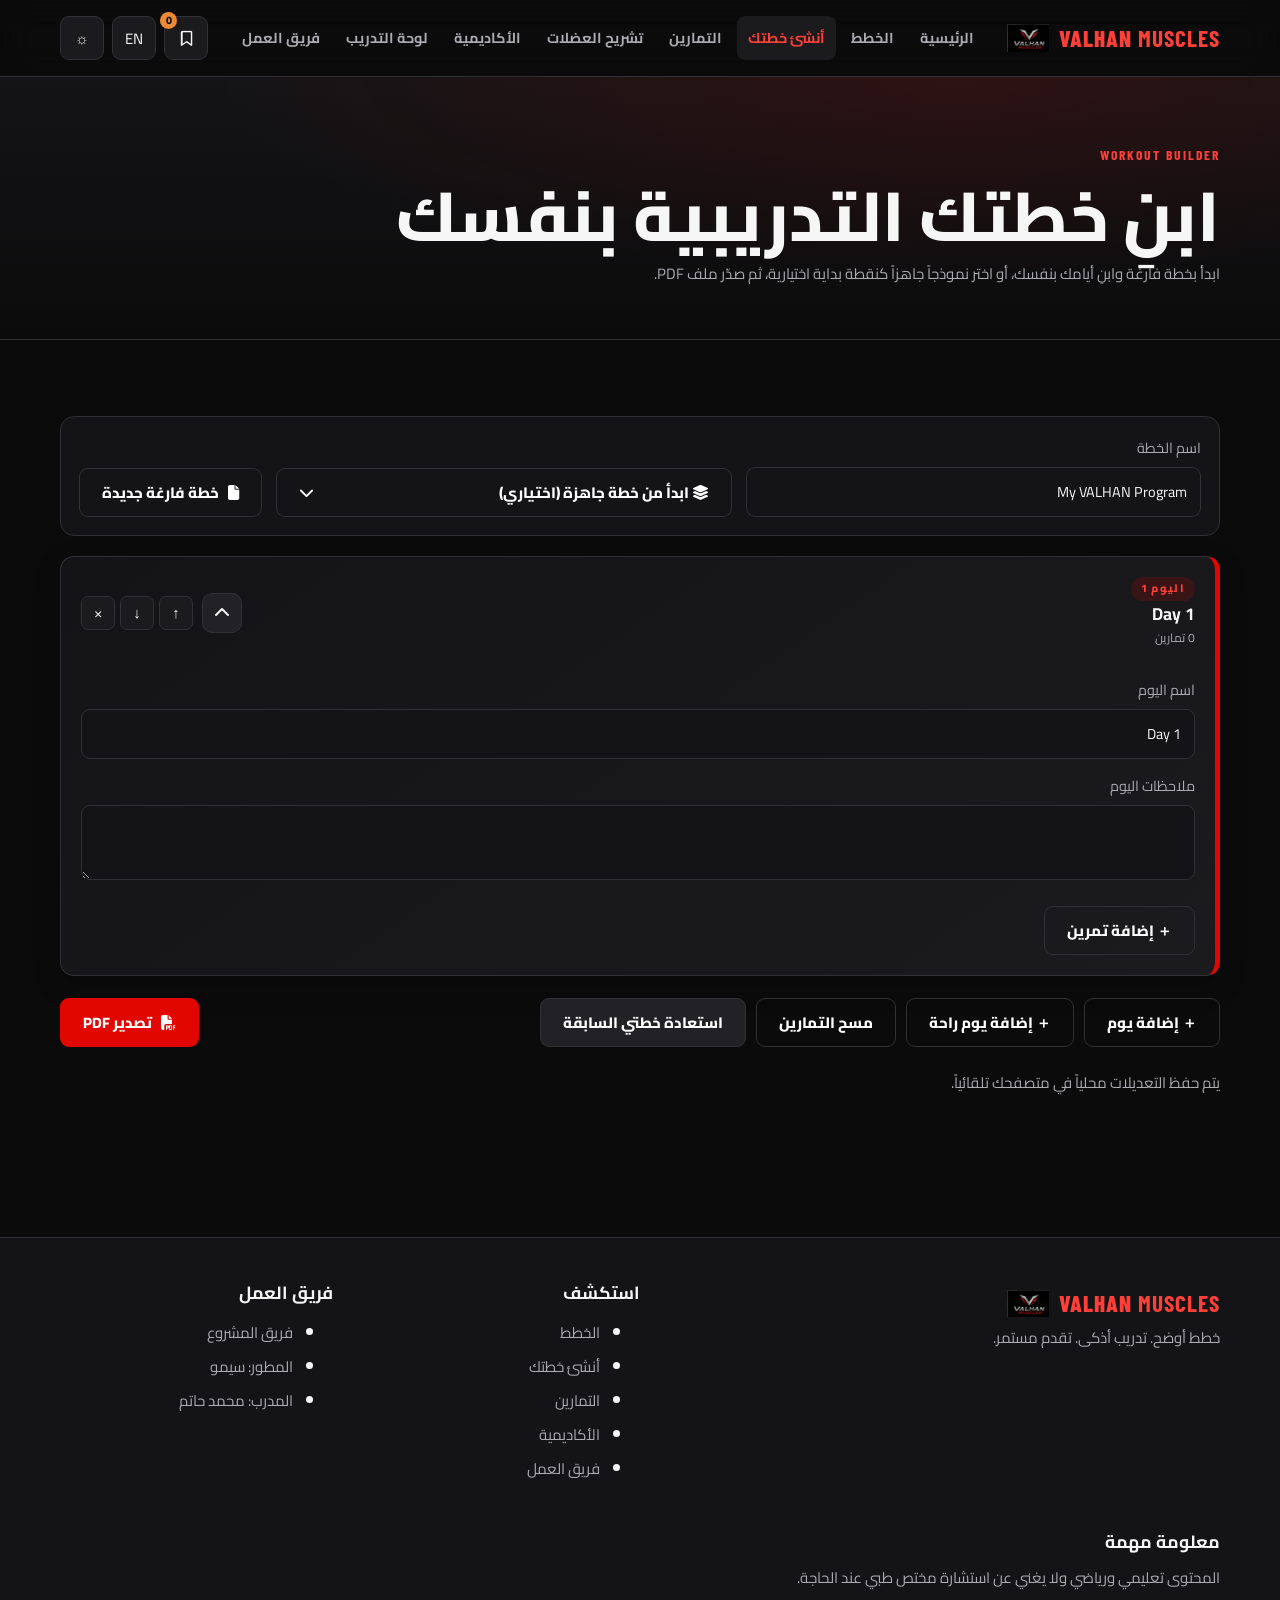
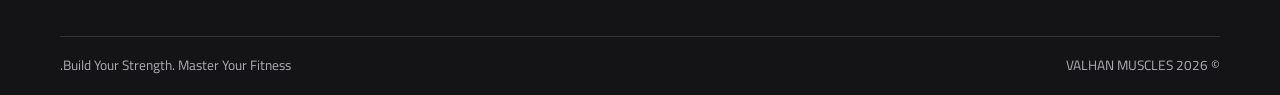
<file: pages/workout-builder.html>
<!doctype html>
<html lang="ar" dir="rtl">

<head>
  <meta charset="utf-8">
  <meta name="viewport" content="width=device-width,initial-scale=1">
  <meta name="theme-color" content="#0b0b0c">
  <meta name="description" content="VALHAN MUSCLES — خطط تدريب ومكتبة تمارين لبناء قوتك بوعي.">
  <title>VALHAN MUSCLES</title>
  <link rel="preconnect" href="https://fonts.googleapis.com">
  <link rel="preconnect" href="https://fonts.gstatic.com" crossorigin>
  <link
    href="https://fonts.googleapis.com/css2?family=Barlow+Condensed:wght@500;600;700;800&family=Cairo:wght@400;500;600;700;800&display=swap"
    rel="stylesheet">
  <link rel="stylesheet" href="../css/all.min.css">
  <link rel="stylesheet" href="../css/global.css">
  <link rel="stylesheet" href="../css/header.css">
  <link rel="stylesheet" href="../css/footer.css">
  <link rel="stylesheet" href="../css/pages/pages.css">
  <link rel="stylesheet" href="../css/pages/builder-fixes.css">
</head>

<body data-root=".." data-page="builder"><a class="skip-link" href="#main-content">تخطَّ إلى المحتوى</a>
  <header id="site-header">
    <div class="container header-inner">
      <a class="brand" href="../index.html" aria-label="VALHAN MUSCLES - Home">
        <img src="../assets/logos/logo.webp" alt="VALHAN MUSCLES">
        <span>VALHAN <b>MUSCLES</b></span>
      </a>
      <nav class="nav" id="main-nav" aria-label="Main navigation">
        <a class="" href="../index.html" data-ar="الرئيسية" data-en="Home">الرئيسية</a>
        <a class="" href="../pages/workout-plans.html" data-ar="الخطط" data-en="Plans">الخطط</a>
        <a class="active" href="../pages/workout-builder.html" data-ar="أنشئ خطتك" data-en="Builder">أنشئ خطتك</a>
        <a class="" href="../pages/exercises.html" data-ar="التمارين" data-en="Exercises">التمارين</a>
        <a href="../pages/anatomy.html" data-ar="تشريح العضلات" data-en="Anatomy">تشريح العضلات</a>
        <a class="" href="../pages/academy.html" data-ar="الأكاديمية" data-en="Academy">الأكاديمية</a>
        <a href="dashboard.html" data-ar="لوحة التدريب" data-en="Dashboard">لوحة التدريب</a>
        <a class="" href="../pages/our-team.html" data-ar="فريق العمل" data-en="Our Team">فريق العمل</a>
      </nav>
      <div class="head-actions">
        <button class="icon-btn" id="lang-toggle" type="button" aria-label="Change language">EN</button>
        <button class="icon-btn" id="theme-toggle" type="button" aria-label="Toggle theme">☼</button>
        <button class="menu-btn" id="menu-toggle" type="button" aria-label="Open menu" aria-expanded="false"
          aria-controls="main-nav">☰</button>
      </div>
    </div>
  </header>
  <main id="main-content">

    <section class="page-hero">
      <div class="container">
        <span class="eyebrow">WORKOUT BUILDER</span>
        <h1><span data-ar="ابنِ خطتك التدريبية بنفسك" data-en="Build Your Workout Program">ابنِ خطتك التدريبية
            بنفسك</span></h1>
        <p><span
            data-ar="ابدأ بخطة فارغة وابنِ أيامك بنفسك، أو اختر نموذجاً جاهزاً كنقطة بداية اختيارية، ثم صدّر ملف PDF."
            data-en="Start from a blank plan and build your own days, or pick a ready-made template as an optional starting point, then export a PDF.">ابدأ
            بخطة فارغة وابنِ أيامك بنفسك، أو اختر نموذجاً جاهزاً كنقطة بداية اختيارية، ثم صدّر ملف PDF.</span></p>
      </div>
    </section>
    <section class="section">
      <div class="container">
        <div class="builder-toolbar">
          <label class="field"><span data-ar="اسم الخطة" data-en="Plan name">اسم الخطة</span>
            <input id="builder-name" value="My VALHAN Program" />
          </label>
          <div class="menu-wrap">
            <button aria-controls="tpl-menu" aria-expanded="false" aria-haspopup="menu" class="btn btn-outline"
              id="tpl-btn" type="button">
              <span><i class="fa-solid fa-layer-group"></i> <span data-ar="ابدأ من خطة جاهزة (اختياري)"
                  data-en="Start from a ready-made plan (optional)">ابدأ من خطة جاهزة (اختياري)</span></span>
              <i aria-hidden="true" class="fa-solid fa-chevron-down"></i>
            </button>
            <ul class="menu-panel" hidden="" id="tpl-menu" role="menu"></ul>
          </div>
          <button class="btn btn-outline" id="new-empty" type="button">
            <i class="fa-solid fa-file"></i> <span data-ar="خطة فارغة جديدة" data-en="New empty plan">خطة فارغة
              جديدة</span>
          </button>
        </div>
        <div id="builder-days"></div>
        <div class="builder-actions">
          <button class="btn btn-outline" id="add-day" type="button"><span data-ar="＋ إضافة يوم" data-en="＋ Add day">＋
              إضافة يوم</span></button>
          <button class="btn btn-outline" id="add-rest" type="button"><span data-ar="＋ إضافة يوم راحة"
              data-en="＋ Add rest day">＋ إضافة يوم راحة</span></button>
          <button class="btn btn-outline" id="clear-plan" type="button"><span data-ar="مسح التمارين"
              data-en="Clear exercises">مسح التمارين</span></button>
          <button class="btn btn-quiet" hidden="" id="restore-backup" type="button"><span data-ar="استعادة خطتي السابقة"
              data-en="Restore previous plan">استعادة خطتي السابقة</span></button>
          <button class="btn btn-primary" id="export-pdf" style="margin-inline-start: auto;" type="button">
            <i class="fa-solid fa-file-pdf"></i> <span data-ar="تصدير PDF" data-en="Export PDF">تصدير PDF</span>
          </button>
        </div>
        <p class="muted">
          <span data-ar="يتم حفظ التعديلات محلياً في متصفحك تلقائياً."
            data-en="Your changes save automatically in your browser.">يتم حفظ التعديلات محلياً في متصفحك
            تلقائياً.</span>
        </p>
      </div>
    </section>
    <div class="modal" id="picker-modal">
      <div class="modal-box">
        <button aria-label="Close picker" class="modal-close" data-close-modal="">×</button>
        <h2><span data-ar="اختر تمريناً من المكتبة" data-en="Choose an exercise">اختر تمريناً من المكتبة</span></h2>
        <input class="modal-search" id="picker-search" placeholder="Search exercises..." type="search" />
        <div class="grid picker-grid" id="picker-grid"></div>
      </div>
    </div>
  </main>
  <footer id="site-footer">
    <div class="container">
      <div class="footer-grid">
        <div>
          <a class="brand" href="../index.html">
            <img src="../assets/logos/logo.webp" alt="VALHAN MUSCLES">
            <span>VALHAN <b>MUSCLES</b></span>
          </a>
          <p data-ar="خطط أوضح. تدريب أذكى. تقدم مستمر." data-en="Clear plans. Smarter training. Consistent progress.">
            خطط أوضح. تدريب أذكى. تقدم مستمر.</p>
        </div>
        <div>
          <h3 class="footer-title" data-ar="استكشف" data-en="Explore">استكشف</h3>
          <ul class="footer-links">
            <li><a href="../pages/workout-plans.html" data-ar="الخطط" data-en="Plans">الخطط</a></li>
            <li><a href="../pages/workout-builder.html" data-ar="أنشئ خطتك" data-en="Builder">أنشئ خطتك</a></li>
            <li><a href="../pages/exercises.html" data-ar="التمارين" data-en="Exercises">التمارين</a></li>
            <li><a href="../pages/academy.html" data-ar="الأكاديمية" data-en="Academy">الأكاديمية</a></li>
            <li><a href="../pages/our-team.html" data-ar="فريق العمل" data-en="Our Team">فريق العمل</a></li>
          </ul>
        </div>
        <div>
          <h3 class="footer-title" data-ar="فريق العمل" data-en="Our Team">فريق العمل</h3>
          <ul class="footer-links">
            <li><a href="../pages/our-team.html" data-ar="فريق المشروع" data-en="Team Hub">فريق المشروع</a></li>
            <li><a href="../pages/developer.html" data-ar="المطور: سيمو" data-en="Developer: Simo">المطور: سيمو</a></li>
            <li><a href="../pages/coach.html" data-ar="المدرب: محمد حاتم" data-en="Coach: Mohamed Hatem">المدرب: محمد
                حاتم</a></li>
          </ul>
        </div>
        <div>
          <h3 class="footer-title" data-ar="معلومة مهمة" data-en="Important note">معلومة مهمة</h3>
          <p data-ar="المحتوى تعليمي ورياضي ولا يغني عن استشارة مختص طبي عند الحاجة."
            data-en="Educational fitness content; seek qualified medical advice when needed.">المحتوى تعليمي ورياضي ولا
            يغني عن استشارة مختص طبي عند الحاجة.</p>
        </div>
      </div>
      <div class="footer-bottom">
        <span>© <span id="current-year">2026</span> VALHAN MUSCLES</span>
        <span>Build Your Strength. Master Your Fitness.</span>
      </div>
    </div>
  </footer>
  <div class="toast" id="toast" role="status" aria-live="polite"></div>
  <script src="../js/storage.js" defer></script>
  <script src="../js/main.js" defer></script>
  <script src="../js/data/muscles.js" defer></script>
  <script src="../js/data/equipment.js" defer></script>
  <script src="../js/data/exercises.js" defer></script>
  <script src="../js/articles-data.js" defer></script>
  <script src="../js/features/saved-content.js" defer></script>
  <script src="../js/exercises.js" defer></script>
  <script src="../js/workout-builder.js" defer></script>
  <script src="../js/data/workout-plans.js" defer></script>
  <script src="../js/features/page-interactions.js" defer></script>
</body>

</html>
</file>
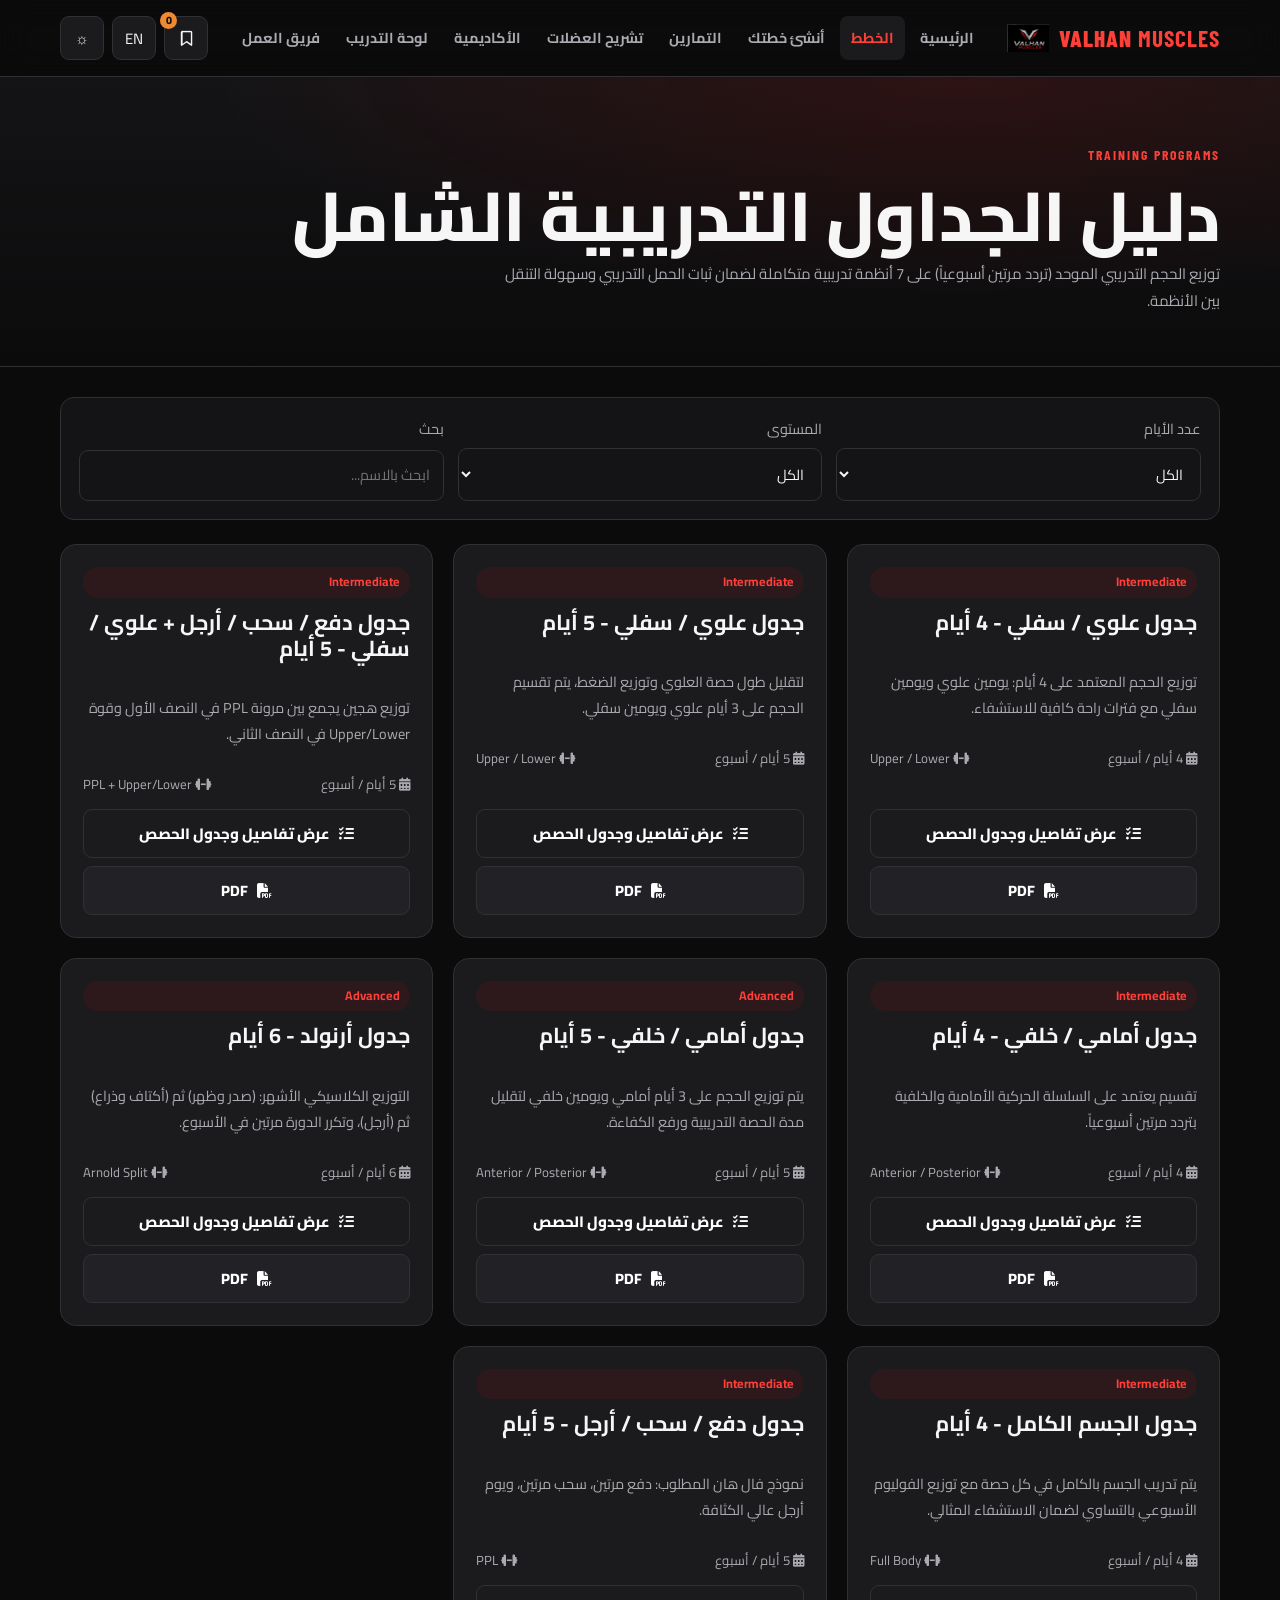
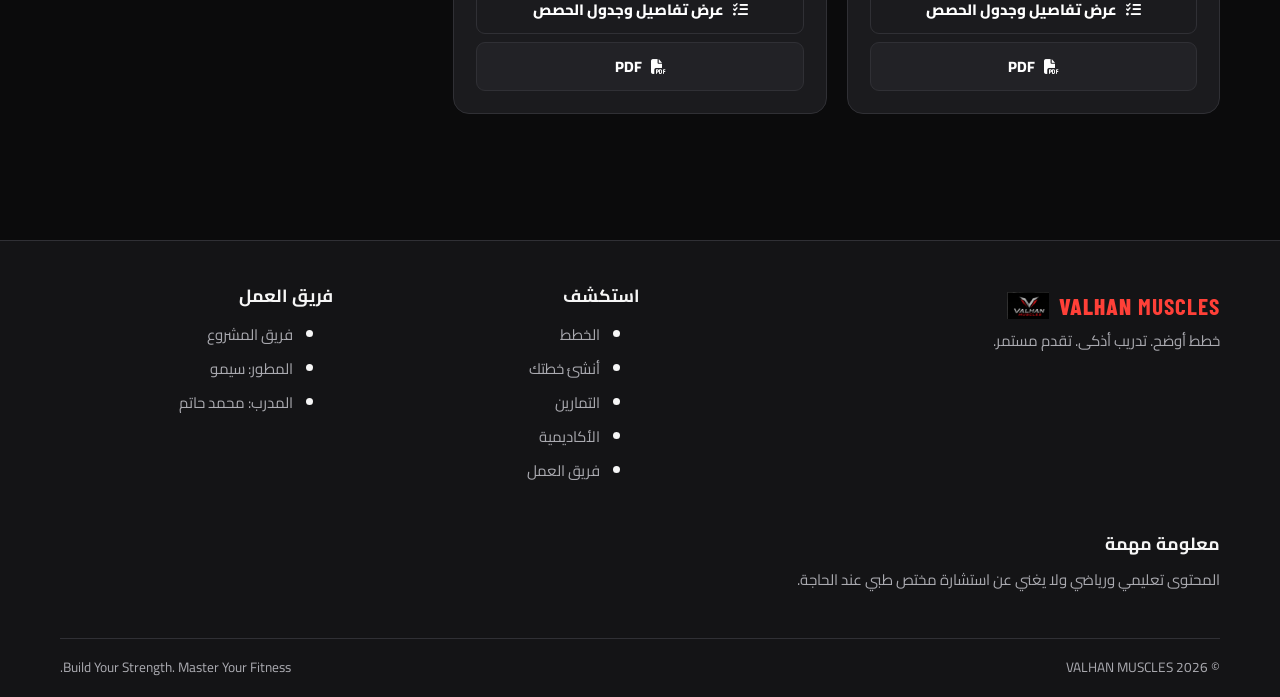
<file: pages/workout-plans.html>
<!doctype html>
<html lang="ar" dir="rtl">

<head>
  <meta charset="utf-8">
  <meta name="viewport" content="width=device-width,initial-scale=1">
  <meta name="theme-color" content="#0b0b0c">
  <meta name="description" content="VALHAN MUSCLES — خطط تدريب ومكتبة تمارين لبناء قوتك بوعي.">
  <title>VALHAN MUSCLES</title>
  <link rel="preconnect" href="https://fonts.googleapis.com">
  <link rel="preconnect" href="https://fonts.gstatic.com" crossorigin>
  <link
    href="https://fonts.googleapis.com/css2?family=Barlow+Condensed:wght@500;600;700;800&family=Cairo:wght@400;500;600;700;800&display=swap"
    rel="stylesheet">
  <link rel="stylesheet" href="../css/all.min.css">
  <link rel="stylesheet" href="../css/global.css">
  <link rel="stylesheet" href="../css/header.css">
  <link rel="stylesheet" href="../css/footer.css">
  <link rel="stylesheet" href="../css/pages/pages.css">
</head>

<body data-root=".." data-page="plans"><a class="skip-link" href="#main-content">تخطَّ إلى المحتوى</a>
  <header id="site-header">
    <div class="container header-inner">
      <a class="brand" href="../index.html" aria-label="VALHAN MUSCLES - Home">
        <img src="../assets/logos/logo.webp" alt="VALHAN MUSCLES">
        <span>VALHAN <b>MUSCLES</b></span>
      </a>
      <nav class="nav" id="main-nav" aria-label="Main navigation">
        <a class="" href="../index.html" data-ar="الرئيسية" data-en="Home">الرئيسية</a>
        <a class="active" href="../pages/workout-plans.html" data-ar="الخطط" data-en="Plans">الخطط</a>
        <a class="" href="../pages/workout-builder.html" data-ar="أنشئ خطتك" data-en="Builder">أنشئ خطتك</a>
        <a class="" href="../pages/exercises.html" data-ar="التمارين" data-en="Exercises">التمارين</a>
        <a href="../pages/anatomy.html" data-ar="تشريح العضلات" data-en="Anatomy">تشريح العضلات</a>
        <a class="" href="../pages/academy.html" data-ar="الأكاديمية" data-en="Academy">الأكاديمية</a>
        <a href="dashboard.html" data-ar="لوحة التدريب" data-en="Dashboard">لوحة التدريب</a>
        <a class="" href="../pages/our-team.html" data-ar="فريق العمل" data-en="Our Team">فريق العمل</a>
      </nav>
      <div class="head-actions">
        <button class="icon-btn" id="lang-toggle" type="button" aria-label="Change language">EN</button>
        <button class="icon-btn" id="theme-toggle" type="button" aria-label="Toggle theme">☼</button>
        <button class="menu-btn" id="menu-toggle" type="button" aria-label="Open menu" aria-expanded="false"
          aria-controls="main-nav">☰</button>
      </div>
    </div>
  </header>
  <main id="main-content">

    <section class="page-hero">
      <div class="container">
        <span class="eyebrow">TRAINING PROGRAMS</span>
        <h1><span data-ar="دليل الجداول التدريبية الشامل" data-en="Comprehensive Training Programs">دليل الجداول
            التدريبية الشامل</span></h1>
        <p><span
            data-ar="توزيع الحجم التدريبي الموحد (تردد مرتين أسبوعياً) على 7 أنظمة تدريبية متكاملة لضمان ثبات الحمل التدريبي وسهولة التنقل بين الأنظمة."
            data-en="Unified weekly training volume (twice-weekly frequency) distributed across 7 complete systems for consistent stimulus.">توزيع
            الحجم التدريبي الموحد (تردد مرتين أسبوعياً) على 7 أنظمة تدريبية متكاملة لضمان ثبات الحمل التدريبي وسهولة
            التنقل بين الأنظمة.</span></p>
      </div>
    </section>
    <!-- Plans Directory -->
    <section class="section" style="padding-top: 30px;">
      <div class="container">
        <div class="filter-bar">
          <label class="field"><span data-ar="عدد الأيام" data-en="Training days">عدد الأيام</span>
            <select id="plan-days">
              <option value="all"><span data-ar="الكل" data-en="All">الكل</span></option>
              <option>4</option>
              <option>5</option>
              <option>6</option>
            </select>
          </label>
          <label class="field"><span data-ar="المستوى" data-en="Level">المستوى</span>
            <select id="plan-level">
              <option value="all"><span data-ar="الكل" data-en="All">الكل</span></option>
              <option>Intermediate</option>
              <option>Advanced</option>
            </select>
          </label>
          <label class="field"><span data-ar="بحث" data-en="Search">بحث</span>
            <input data-ar-placeholder="ابحث بالاسم..." data-en-placeholder="Search split..." id="plan-search"
              placeholder="ابحث بالاسم..." type="search" />
          </label>
        </div>
        <div class="grid plan-grid" id="plans-grid"></div>
      </div>
    </section>
    <!-- Plan Detail Modal -->
    <div class="modal" id="plan-modal">
      <div class="modal-box" style="max-width: 760px; max-height: 85vh; overflow-y: auto;">
        <button aria-label="Close modal" class="modal-close" data-close="">×</button>
        <div id="plan-detail"></div>
      </div>
    </div>
  </main>
  <footer id="site-footer">
    <div class="container">
      <div class="footer-grid">
        <div>
          <a class="brand" href="../index.html">
            <img src="../assets/logos/logo.webp" alt="VALHAN MUSCLES">
            <span>VALHAN <b>MUSCLES</b></span>
          </a>
          <p data-ar="خطط أوضح. تدريب أذكى. تقدم مستمر." data-en="Clear plans. Smarter training. Consistent progress.">
            خطط أوضح. تدريب أذكى. تقدم مستمر.</p>
        </div>
        <div>
          <h3 class="footer-title" data-ar="استكشف" data-en="Explore">استكشف</h3>
          <ul class="footer-links">
            <li><a href="../pages/workout-plans.html" data-ar="الخطط" data-en="Plans">الخطط</a></li>
            <li><a href="../pages/workout-builder.html" data-ar="أنشئ خطتك" data-en="Builder">أنشئ خطتك</a></li>
            <li><a href="../pages/exercises.html" data-ar="التمارين" data-en="Exercises">التمارين</a></li>
            <li><a href="../pages/academy.html" data-ar="الأكاديمية" data-en="Academy">الأكاديمية</a></li>
            <li><a href="../pages/our-team.html" data-ar="فريق العمل" data-en="Our Team">فريق العمل</a></li>
          </ul>
        </div>
        <div>
          <h3 class="footer-title" data-ar="فريق العمل" data-en="Our Team">فريق العمل</h3>
          <ul class="footer-links">
            <li><a href="../pages/our-team.html" data-ar="فريق المشروع" data-en="Team Hub">فريق المشروع</a></li>
            <li><a href="../pages/developer.html" data-ar="المطور: سيمو" data-en="Developer: Simo">المطور: سيمو</a></li>
            <li><a href="../pages/coach.html" data-ar="المدرب: محمد حاتم" data-en="Coach: Mohamed Hatem">المدرب: محمد
                حاتم</a></li>
          </ul>
        </div>
        <div>
          <h3 class="footer-title" data-ar="معلومة مهمة" data-en="Important note">معلومة مهمة</h3>
          <p data-ar="المحتوى تعليمي ورياضي ولا يغني عن استشارة مختص طبي عند الحاجة."
            data-en="Educational fitness content; seek qualified medical advice when needed.">المحتوى تعليمي ورياضي ولا
            يغني عن استشارة مختص طبي عند الحاجة.</p>
        </div>
      </div>
      <div class="footer-bottom">
        <span>© <span id="current-year">2026</span> VALHAN MUSCLES</span>
        <span>Build Your Strength. Master Your Fitness.</span>
      </div>
    </div>
  </footer>
  <div class="toast" id="toast" role="status" aria-live="polite"></div>
  <script src="../js/storage.js" defer></script>
  <script src="../js/main.js" defer></script>
  <script src="../js/data/exercises.js" defer></script>
  <script src="../js/articles-data.js" defer></script>
  <script src="../js/features/saved-content.js" defer></script>
  <script src="../js/exercises.js" defer></script>
  <script src="../js/workout-builder.js" defer></script>
  <script src="../js/data/workout-plans.js" defer></script>
  <script src="../js/pages/plans-page.js" defer></script>
  <script src="../js/features/page-interactions.js" defer></script>
</body>

</html>
</file>
<file: css/global.css>
*,
:before,
:after {
  box-sizing: border-box
}

:root {
  --bg: #0b0b0c;
  --surface: #141416;
  --card: #1b1b1e;
  --card2: #222226;
  --red: #e10600;
  --red2: #ff4038;
  --text: #f6f6f6;
  --muted: #aaaab0;
  --line: #303035;
  --green: #69c58a;
  --shadow: 0 18px 55px #0008;
  --radius: 16px;
  --font: "Cairo", sans-serif;
  --head: "Barlow Condensed", "Cairo", sans-serif;
  color-scheme: dark
}

html {
  scroll-behavior: smooth
}

body {
  margin: 0;
  background: var(--bg);
  color: var(--text);
  font: 400 15px/1.8 var(--font);
  transition: background .25s, color .25s
}

body.light {
  --bg: #f3f3f4;
  --surface: #fff;
  --card: #fff;
  --card2: #ededf0;
  --text: #171719;
  --muted: #65656c;
  --line: #dedee2;
  --shadow: 0 18px 55px #24242a18;
  color-scheme: light
}

a {
  color: inherit;
  text-decoration: none
}

button,
input,
select,
textarea {
  font: inherit
}

button {
  cursor: pointer
}

img {
  max-width: 100%;
  display: block
}

h1,
h2,
h3,
h4,
p {
  margin-top: 0
}

h1,
h2,
h3 {
  line-height: 1.2
}

.container {
  width: min(1160px, calc(100% - 32px));
  margin-inline: auto
}

.section {
  padding: 76px 0
}

.section-head {
  max-width: 700px;
  margin: 0 auto 36px;
  text-align: center
}

.eyebrow {
  display: inline-block;
  color: var(--red2);
  font: 700 .85rem var(--head);
  letter-spacing: 2px;
  text-transform: uppercase
}

.section-title {
  font: 800 clamp(2rem, 5vw, 3.2rem)/1.2 var(--head);
  margin: 8px 0 12px
}

.muted {
  color: var(--muted)
}

.btn {
  display: inline-flex;
  align-items: center;
  justify-content: center;
  gap: 9px;
  min-height: 46px;
  padding: 10px 22px;
  border: 1px solid transparent;
  border-radius: 9px;
  font-weight: 800;
  transition: .25s;
  text-wrap: nowrap
}

.btn-primary {
  background: var(--red);
  color: #fff
}

.btn-primary:hover {
  background: var(--red2);
  transform: translateY(-2px);
  box-shadow: 0 8px 24px #e1060038
}

.btn-outline {
  border-color: var(--line);
  background: transparent
}

.btn-outline:hover {
  border-color: var(--red);
  color: var(--red2)
}

.btn-outline:last-child:hover {
  background-color: rgba(0, 210, 255, 0.4) !important;
  border-color: rgb(246, 246, 246) !important;
}

.btn-quiet {
  background: var(--card2);
  border-color: var(--line)
}

.grid {
  display: grid;
  gap: 20px
}

.field {
  display: grid;
  gap: 6px;
  color: var(--muted);
  font-size: .9rem
}

.field input,
.field select,
.field textarea,
input,
select,
textarea {
  min-width: 0;
  width: 100%;
  padding: 11px 13px;
  background: var(--surface);
  color: var(--text);
  border: 1px solid var(--line);
  border-radius: 9px;
  outline: none
}

.field input:focus,
.field select:focus,
.field textarea:focus,
input:focus,
select:focus,
textarea:focus {
  border-color: var(--red);
  box-shadow: 0 0 0 3px #e106001c
}

.skip-link {
  position: absolute;
  top: -100px;
  z-index: 2000;
  background: var(--red);
  padding: 10px
}

.skip-link:focus {
  top: 10px
}

.page-hero {
  padding: 64px 0 52px;
  background: radial-gradient(ellipse at 75% 0, #e1060020, transparent 55%), linear-gradient(180deg, var(--surface), var(--bg));
  border-bottom: 1px solid var(--line)
}

.page-hero h1 {
  font: 800 clamp(2.4rem, 6vw, 4.3rem)/1.05 var(--head);
  margin: 10px 0
}

.page-hero p {
  max-width: 720px;
  color: var(--muted);
  margin: 0
}

.card {
  background: var(--card);
  border: 1px solid var(--line);
  border-radius: var(--radius);
  overflow: hidden
}

.tag {
  display: inline-flex;
  padding: 4px 10px;
  border-radius: 99px;
  background: #e1060018;
  color: var(--red2);
  font-size: .78rem;
  font-weight: 700
}

.reveal {
  opacity: 0;
  transform: translateY(22px);
  transition: opacity .65s ease, transform .65s cubic-bezier(.2, .7, .2, 1)
}

.reveal.is-visible {
  opacity: 1;
  transform: none
}

.move-up {
  animation: moveUp .35s ease
}

.move-down {
  animation: moveDown .35s ease
}

@keyframes moveUp {
  from {
    transform: translateY(22px);
    opacity: .45
  }

  to {
    transform: translateY(0);
    opacity: 1
  }
}

@keyframes moveDown {
  from {
    transform: translateY(-22px);
    opacity: .45
  }

  to {
    transform: translateY(0);
    opacity: 1
  }
}

.toast {
  position: fixed;
  bottom: 22px;
  left: 50%;
  z-index: 3000;
  transform: translate(-50%, 20px);
  opacity: 0;
  pointer-events: none;
  background: var(--text);
  color: var(--bg);
  padding: 10px 18px;
  border-radius: 9px;
  box-shadow: var(--shadow);
  transition: .25s
}

.toast.show {
  opacity: 1;
  transform: translate(-50%, 0)
}

.empty {
  padding: 30px;
  text-align: center;
  color: var(--muted)
}

.modal {
  position: fixed;
  inset: 0;
  z-index: 2500;
  background: #000b;
  display: none;
  place-items: center;
  padding: 18px
}

.modal.open {
  display: grid
}

.modal-box {
  width: min(850px, 100%);
  max-height: 90vh;
  overflow: auto;
  background: var(--surface);
  border: 1px solid var(--line);
  border-radius: 18px;
  padding: 24px
}

.modal-close {
  float: left;
  background: var(--card2);
  color: var(--text);
  border: 0;
  border-radius: 8px;
  width: 38px;
  height: 38px;
  font-size: 1.5rem
}

@media(prefers-reduced-motion:reduce) {

  *,
  *:before,
  *:after {
    scroll-behavior: auto !important;
    animation-duration: .01ms !important;
    transition-duration: .01ms !important
  }
}

/* Consistent navigation transitions and themed scrollbars */
.site-header a,
.main-nav a,
nav a {
  transition: color .22s ease, background-color .22s ease, border-color .22s ease, opacity .22s ease;
}

:root {
  scrollbar-color: var(--red, #e10600) var(--surface, #171719);
  scrollbar-width: thin;
}

::-webkit-scrollbar {
  width: 10px;
  height: 10px;
}

::-webkit-scrollbar-track {
  background: var(--surface, #171719);
}

::-webkit-scrollbar-thumb {
  background: color-mix(in srgb, var(--muted, #777) 65%, var(--red, #e10600));
  border: 2px solid var(--surface, #171719);
  border-radius: 20px;
}

::-webkit-scrollbar-thumb:hover {
  background: var(--red, #e10600);
}
</file>
<file: css/header.css>
#site-header {
  position: sticky;
  top: 0;
  z-index: 1000;
  background: color-mix(in srgb, var(--bg) 91%, transparent);
  backdrop-filter: blur(16px);
  border-bottom: 1px solid var(--line)
}

.header-inner {
  height: 76px;
  display: flex;
  align-items: center;
  justify-content: space-between;
  gap: 18px
}

.brand {
  display: flex;
  align-items: center;
  gap: 10px;
  direction: ltr;
  font: 800 1.45rem var(--head);
  letter-spacing: 1px;
  justify-content: flex-end;
}

html:lang(en) .brand {
  justify-content: flex-start;
}

.brand img {
  width: 42px;
  height: 42px;
  object-fit: contain
}

.brand span {
  color: var(--red2)
}

.nav {
  display: flex;
  align-items: center;
  gap: 4px
}

.nav a {
  padding: 9px 11px;
  border-radius: 8px;
  color: var(--muted);
  font-weight: 700;
  font-size: .9rem
}

.nav a:hover,
.nav a.active {
  background: var(--card);
  color: var(--red2)
}

.head-actions {
  display: flex;
  align-items: center;
  gap: 8px
}

.icon-btn,
.menu-btn {
  width: 42px;
  height: 42px;
  border: 1px solid var(--line);
  border-radius: 9px;
  background: var(--card);
  color: var(--text)
}

.menu-btn {
  display: none
}

@media(max-width:1100px) {
  .menu-btn {
    display: block
  }

  .nav {
    position: absolute;
    top: 76px;
    inset-inline: 0;
    background: var(--surface);
    border-bottom: 1px solid var(--line);
    padding: 12px 16px 20px;
    display: none;
    align-items: stretch;
    flex-direction: column
  }

  .nav.open {
    display: flex
  }

  .nav a {
    padding: 12px
  }
}
</file>
<file: css/footer.css>
#site-footer {
  margin-top: 50px;
  background: var(--surface);
  border-top: 1px solid var(--line);
  padding: 44px 0 18px
}

.footer-grid {
  display: grid;
  grid-template-columns: 2fr 1fr 1fr;
  gap: 34px
}

.footer-grid p,
.footer-grid a {
  color: var(--muted)
}

.footer-grid a:hover {
  color: var(--red2)
}

.footer-title {
  font-size: 1.1rem;
  margin-bottom: 12px
}

.footer-links {
  display: grid;
  gap: 7px
}

.footer-bottom {
  display: flex;
  justify-content: space-between;
  gap: 16px;
  border-top: 1px solid var(--line);
  padding-top: 16px;
  margin-top: 30px;
  color: var(--muted);
  font-size: .85rem
}

@media(max-width:700px) {
  .footer-grid {
    grid-template-columns: 1fr
  }

  .footer-bottom {
    flex-direction: column
  }
}
</file>
<file: css/pages/pages.css>
.hero {
  min-height: 610px;
  display: grid;
  align-items: center;
  position: relative;
  overflow: hidden;
  background: radial-gradient(ellipse at 75% 45%, #e1060030, transparent 40%), linear-gradient(120deg, #090909, #171719 65%, #250c0c)
}

.hero:after {
  content: "";
  position: absolute;
  inset: 0;
  background: linear-gradient(90deg, #080808ef 5%, #08080899 65%, transparent)
}

html:lang(ar) .hero {
  background: radial-gradient(ellipse at 16% 45%, #e1060030, transparent 60%),
    linear-gradient(-230deg, #090909, #171719 1295%, #250c0c);
}

.hero-content {
  position: relative;
  z-index: 1;
  padding-block: 100px
}

.hero h1 {
  font: 800 clamp(3rem, 8vw, 6.7rem)/.94 var(--head);
  max-width: 850px;
  margin: 16px 0
}

.hero h1 em {
  font-style: normal;
  color: var(--red2)
}

.hero p {
  max-width: 610px;
  color: #c4c4c8;
  font-size: 1.05rem
}

.actions {
  display: flex;
  gap: 12px;
  flex-wrap: wrap;
  margin-top: 26px
}

.feature-grid {
  grid-template-columns: repeat(4, 1fr)
}

.feature {
  padding: 24px;
  min-height: 200px;
  transition: .25s
}

.feature:hover,
.plan-card:hover,
.exercise-card:hover {
  transform: translateY(-5px);
  border-color: #e106006e
}

.feature b {
  font: 700 2rem var(--head);
  color: var(--red2)
}

.feature h3 {
  margin: 14px 0 8px
}

.feature p {
  color: var(--muted);
  font-size: .92rem
}

.split {
  display: grid;
  grid-template-columns: 1fr 1fr;
  align-items: center;
  gap: 44px
}

.split img {
  width: 100%;
  height: 350px;
  object-fit: cover;
  border-radius: 18px
}

.steps {
  grid-template-columns: repeat(3, 1fr)
}

.step {
  padding: 24px;
  border-inline-start: 2px solid var(--red)
}

.step strong {
  font: 700 2.5rem var(--head);
  color: var(--red2)
}

.filter-bar {
  display: grid;
  grid-template-columns: repeat(3, 1fr);
  gap: 14px;
  padding: 18px;
  background: var(--surface);
  border: 1px solid var(--line);
  border-radius: 14px;
  margin-bottom: 24px
}

.plan-grid {
  grid-template-columns: repeat(3, 1fr)
}

.plan-card {
  padding: 22px;
  display: flex;
  flex-direction: column;
  gap: 12px;
  transition: .25s
}

.plan-card h3 {
  font-size: 1.35rem
}

.plan-card p {
  color: var(--muted);
  font-size: .9rem
}

.plan-meta {
  display: flex;
  justify-content: space-between;
  color: var(--muted);
  font-size: .82rem
}

.plan-card .btn {
  margin-top: auto
}

.exercise-grid {
  grid-template-columns: repeat(4, 1fr)
}

.exercise-card {
  transition: .25s;
  cursor: pointer
}

.exercise-card img {
  width: 100%;
  height: 190px;
  object-fit: contain;
  background: linear-gradient(145deg, #303034, #151517);
  padding: 12px
}

.exercise-card .body {
  padding: 14px
}

.exercise-card h3 {
  font-size: 1.05rem;
  margin-bottom: 4px
}

.exercise-card p {
  font-size: .8rem;
  color: var(--muted);
  margin: 0
}

.builder-toolbar {
  display: flex;
  align-items: end;
  gap: 14px;
  flex-wrap: wrap;
  padding: 18px;
  background: var(--surface);
  border: 1px solid var(--line);
  border-radius: 14px;
  margin-bottom: 20px
}

.builder-toolbar .field {
  min-width: 170px;
  flex: 1
}

.day-card {
  padding: 20px;
  margin-bottom: 18px;
  border: 1px solid var(--line);
  border-radius: 14px;
  background: var(--surface)
}

.day-head,
.exercise-head {
  display: flex;
  justify-content: space-between;
  align-items: center;
  gap: 12px
}

.day-head h3 {
  margin: 0
}

.reorder {
  display: flex;
  gap: 5px
}

.reorder button,
.remove-btn {
  border: 1px solid var(--line);
  background: var(--card);
  color: var(--text);
  border-radius: 7px;
  min-width: 34px;
  height: 34px
}

.remove-btn {
  color: #ff716b
}

.day-note {
  margin: 14px 0
}

.day-note textarea {
  min-height: 60px
}

.exercise-row {
  padding: 14px 0;
  border-top: 1px solid var(--line);
  margin-top: 14px
}

.exercise-head {
  margin-bottom: 12px
}

.picked {
  display: flex;
  align-items: center;
  gap: 10px;
  font-weight: 800
}

.picked img {
  width: 52px;
  height: 52px;
  border-radius: 8px;
  object-fit: cover;
  background: #333
}

.exercise-fields {
  display: grid;
  grid-template-columns: 2fr repeat(4, 1fr);
  gap: 10px
}

.exercise-fields label {
  font-size: .78rem;
  color: var(--muted)
}

.exercise-fields input {
  margin-top: 4px
}

.builder-actions {
  display: flex;
  gap: 10px;
  flex-wrap: wrap;
  margin: 22px 0
}

.academy-grid {
  grid-template-columns: repeat(3, 1fr)
}

.article {
  padding: 24px
}

.article h3 {
  margin: 10px 0
}

.article p {
  color: var(--muted)
}

.detail-layout {
  display: grid;
  grid-template-columns: 1fr 1fr;
  gap: 28px
}

.detail-image {
  width: 100%;
  height: 360px;
  object-fit: contain;
  background: linear-gradient(145deg, #303034, #151517);
  border-radius: 16px
}

.video-list {
  display: grid;
  gap: 10px;
  margin-top: 18px
}

.video-link {
  padding: 13px 15px;
  background: var(--card);
  border: 1px solid var(--line);
  border-radius: 9px
}

.video-link:hover {
  border-color: var(--red);
  color: var(--red2)
}

.about-panel {
  padding: 32px;
  background: linear-gradient(130deg, #e1060020, var(--surface));
  border: 1px solid var(--line);
  border-radius: 18px
}

.picker-grid {
  grid-template-columns: repeat(4, 1fr)
}

.picker-item {
  border: 1px solid var(--line);
  border-radius: 10px;
  background: var(--card);
  color: var(--text);
  padding: 8px;
  text-align: start
}

.picker-item img {
  height: 90px;
  width: 100%;
  object-fit: contain
}

.picker-item span {
  display: block;
  font-weight: 700;
  font-size: .85rem
}

.picker-item small {
  color: var(--muted)
}

.modal-search {
  margin: 14px 0
}

.badge-row {
  display: flex;
  gap: 8px;
  flex-wrap: wrap;
  margin: 12px 0
}

@media(max-width:900px) {

  .feature-grid,
  .exercise-grid {
    grid-template-columns: repeat(2, 1fr)
  }

  .plan-grid,
  .academy-grid {
    grid-template-columns: repeat(2, 1fr)
  }

  .exercise-fields {
    grid-template-columns: repeat(2, 1fr)
  }
}

@media(max-width:650px) {
  .hero {
    min-height: 550px
  }

  .split,
  .detail-layout {
    grid-template-columns: 1fr
  }

  .steps,
  .plan-grid,
  .academy-grid {
    grid-template-columns: 1fr
  }

  .filter-bar {
    grid-template-columns: 1fr
  }

  .exercise-grid {
    grid-template-columns: repeat(2, minmax(0, 1fr));
    gap: 12px
  }

  .exercise-card img {
    height: 140px
  }

  .picker-grid {
    grid-template-columns: repeat(2, 1fr)
  }

  .exercise-fields {
    grid-template-columns: 1fr 1fr
  }

  .day-head {
    align-items: flex-start;
    flex-direction: column
  }
}

/* ==========================================================================
   OUR TEAM & PORTFOLIOS (DEVELOPER & COACH) + TOOLS & TECHNOLOGIES
   ========================================================================== */

/* Team Selection Page */
.team-hero {
  text-align: center;
  padding: 80px 0 40px;
}

.team-grid {
  display: grid;
  grid-template-columns: repeat(2, 1fr);
  gap: 32px;
  margin-top: 20px;
}

.team-card {
  position: relative;
  border-radius: var(--radius);
  background: var(--surface);
  border: 1px solid var(--line);
  overflow: hidden;
  transition: transform .3s cubic-bezier(0.16, 1, 0.3, 1), border-color .3s, box-shadow .3s;
  display: flex;
  flex-direction: column;
}

.team-card:hover {
  transform: translateY(-8px);
}

.team-card-image-wrap {
  position: relative;
  width: 100%;
  height: 380px;
  overflow: hidden;
  background: #0f1012;
}

.team-card-image-wrap img {
  width: 100%;
  height: 100%;
  object-fit: cover;
  transition: transform .5s cubic-bezier(0.16, 1, 0.3, 1);
}

.team-card:hover .team-card-image-wrap img {
  transform: scale(1.04);
}

.team-card-overlay {
  position: absolute;
  inset: 0;
  background: linear-gradient(to top, rgba(11, 11, 12, 0.95) 0%, rgba(11, 11, 12, 0.4) 50%, transparent 100%);
}

.team-card-body {
  padding: 28px 24px 32px;
  display: flex;
  flex-direction: column;
  flex: 1;
}

/* Distinct Identity: Developer Card */
.team-card.team-card-dev {
  border-top: 4px solid #00d2ff;
}

.team-card.team-card-dev:hover {
  border-color: #00d2ff;
  box-shadow: 0 16px 40px rgba(0, 210, 255, 0.18);
}

.team-card-dev .role-badge {
  background: rgba(0, 210, 255, 0.12);
  color: #00d2ff;
  border: 1px solid rgba(0, 210, 255, 0.3);
}

.btn-dev {
  background: linear-gradient(135deg, #0088cc, #00d2ff);
  color: #05101a !important;
  font-weight: 800;
  border: none;
}

.btn-dev:hover {
  filter: brightness(1.15);
  box-shadow: 0 8px 25px rgba(0, 210, 255, 0.35);
}

/* Distinct Identity: Coach Card */
.team-card.team-card-coach {
  border-top: 4px solid var(--red);
}

.team-card.team-card-coach:hover {
  border-color: var(--red);
  box-shadow: 0 16px 40px rgba(225, 6, 0, 0.22);
}

.team-card-coach .role-badge {
  background: rgba(225, 6, 0, 0.15);
  color: var(--red2);
  border: 1px solid rgba(225, 6, 0, 0.35);
}

.btn-coach {
  background: linear-gradient(135deg, #b00500, #e10600);
  color: #fff !important;
  font-weight: 800;
  border: none;
}

.btn-coach:hover {
  filter: brightness(1.15);
  box-shadow: 0 8px 25px rgba(225, 6, 0, 0.4);
}

.role-badge {
  display: inline-flex;
  align-items: center;
  gap: 6px;
  padding: 4px 12px;
  border-radius: 999px;
  font-size: .8rem;
  font-weight: 700;
  letter-spacing: .5px;
  text-transform: uppercase;
  margin-bottom: 12px;
  width: fit-content;
}

.team-card-name {
  font-size: 2rem;
  margin-bottom: 6px;
}

.team-card-desc {
  color: var(--muted);
  font-size: .95rem;
  line-height: 1.6;
  margin-bottom: 24px;
  flex: 1;
}

/* Synergy Callout */
.team-synergy-banner {
  margin-top: 44px;
  padding: 24px 28px;
  border-radius: var(--radius);
  background: linear-gradient(135deg, rgba(225, 6, 0, 0.08), rgba(0, 210, 255, 0.08));
  border: 1px solid var(--line);
  display: flex;
  align-items: center;
  justify-content: space-between;
  gap: 20px;
}

.team-synergy-banner p {
  margin: 0;
  font-size: .98rem;
}

/* Tools & Technologies Section */
.tech-section {
  padding-top: 50px;
}

.tech-group-title {
  display: flex;
  align-items: center;
  gap: 12px;
  margin: 36px 0 18px;
  font-size: 1.35rem;
  color: var(--text);
  border-bottom: 1px solid var(--line);
  padding-bottom: 10px;
}

.tech-group-title i {
  color: var(--red2);
}

.tech-grid {
  display: grid;
  grid-template-columns: repeat(3, 1fr);
  gap: 20px;
}

.tech-card {
  padding: 22px;
  background: var(--surface);
  border: 1px solid var(--line);
  border-radius: var(--radius);
  transition: transform .25s, border-color .25s;
  display: flex;
  flex-direction: column;
}

.tech-card:hover {
  transform: translateY(-4px);
  border-color: rgba(225, 6, 0, 0.45);
}

.tech-card-header {
  display: flex;
  align-items: center;
  gap: 14px;
  margin-bottom: 12px;
}

.tech-icon-box {
  width: 46px;
  height: 46px;
  border-radius: 10px;
  background: var(--card);
  border: 1px solid var(--line);
  display: flex;
  align-items: center;
  justify-content: center;
  font-size: 1.4rem;
  color: var(--red2);
  flex-shrink: 0;
}

body.light i.fa-brands.fa-github {
  color: black !important;
}

.tech-card-title {
  font-size: 1.15rem;
  margin: 0;
}

.tech-card-type {
  font-size: .75rem;
  color: var(--muted);
  text-transform: uppercase;
  letter-spacing: .5px;
}

.tech-card-desc {
  color: var(--muted);
  font-size: .88rem;
  line-height: 1.6;
  margin: 0;
}

/* Personal Portfolio Common Styles */
.portfolio-hero {
  padding: 60px 0 40px;
  position: relative;
  overflow: hidden;
  border-bottom: 1px solid var(--line);
  background: radial-gradient(circle at 85% 30%, rgba(225, 6, 0, 0.12), transparent 50%), var(--bg);
}

.portfolio-hero.dev-hero {
  background: radial-gradient(circle at 85% 30%, rgba(0, 210, 255, 0.14), transparent 50%), var(--bg);
}

.portfolio-hero-inner {
  display: grid;
  grid-template-columns: 320px 1fr;
  gap: 48px;
  align-items: center;
}

.profile-avatar-wrap {
  position: relative;
  width: 100%;
  max-width: 320px;
  aspect-ratio: 4/5;
  border-radius: 20px;
  overflow: hidden;
  border: 2px solid var(--line);
  box-shadow: 0 20px 50px rgba(0, 0, 0, 0.5);
}

.profile-avatar-wrap img {
  width: 100%;
  height: 100%;
  object-fit: cover;
  object-position: center top;
}

.portfolio-info {
  display: flex;
  flex-direction: column;
}

.portfolio-info h1 {
  font-size: clamp(2.4rem, 5vw, 3.8rem);
  margin: 10px 0 14px;
}

.portfolio-intro {
  font-size: 1.1rem;
  color: #d1d1d6;
  max-width: 680px;
  line-height: 1.7;
  margin-bottom: 24px;
}

body.light .portfolio-intro {
  color: #3f3f46;
}

.nav-back-bar {
  display: flex;
  align-items: center;
  justify-content: space-between;
  gap: 12px;
  flex-wrap: wrap;
  padding: 16px 0;
  margin-bottom: 24px;
  border-bottom: 1px solid var(--line);
}

.nav-back-link {
  display: inline-flex;
  align-items: center;
  gap: 8px;
  color: var(--muted);
  font-weight: 700;
  font-size: .9rem;
  transition: color .2s;
}

.nav-back-link:hover {
  color: var(--red2);
}

/* Social & Contact Bar */
.social-links-bar {
  display: flex;
  align-items: center;
  gap: 12px;
  flex-wrap: wrap;
  margin-top: 10px;
}

.social-btn {
  display: inline-flex;
  align-items: center;
  gap: 9px;
  padding: 10px 18px;
  border-radius: 10px;
  background: var(--card);
  border: 1px solid var(--line);
  color: var(--text);
  font-weight: 700;
  font-size: .88rem;
  transition: all .25s ease;
}

.social-btn i {
  font-size: 1.15rem;
}

.social-btn:hover {
  transform: translateY(-3px);
  color: #fff;
}

.social-btn.btn-ig:hover {
  background: linear-gradient(45deg, #f09433 0%, #e6683c 25%, #dc2743 50%, #cc2366 75%, #bc1888 100%);
  border-color: #dc2743;
  box-shadow: 0 6px 20px rgba(220, 39, 67, 0.4);
}

.social-btn.btn-gh:hover {
  background: #24292e;
  border-color: #4078c0;
  box-shadow: 0 6px 20px rgba(64, 120, 192, 0.35);
}

.social-btn.btn-wa:hover {
  background: #25d366;
  border-color: #25d366;
  color: #0b2212;
  box-shadow: 0 6px 20px rgba(37, 211, 102, 0.4);
}

.social-btn.btn-tt:hover {
  background: #000;
  border-color: #fe2c55;
  box-shadow: 0 6px 20px rgba(254, 44, 85, 0.35);
}

.social-btn.btn-fb:hover {
  background: #1877f2;
  border-color: #1877f2;
  box-shadow: 0 6px 20px rgba(24, 119, 242, 0.4);
}

/* Projects Section (Developer) */
.projects-grid {
  display: grid;
  grid-template-columns: repeat(2, 1fr);
  gap: 32px;
  margin-top: 24px;
}

.project-card {
  background: var(--surface);
  border: 1px solid var(--line);
  border-radius: var(--radius);
  overflow: hidden;
  display: flex;
  flex-direction: column;
  transition: transform .3s, border-color .3s, box-shadow .3s;
}

.project-card:hover {
  transform: translateY(-6px);
  border-color: rgba(0, 210, 255, 0.5);
  box-shadow: 0 16px 40px rgba(0, 0, 0, 0.3);
}

.project-preview {
  position: relative;
  height: 220px;
  background: linear-gradient(135deg, #101927, #18263e);
  display: flex;
  align-items: center;
  justify-content: center;
  padding: 24px;
  border-bottom: 1px solid var(--line);
  overflow: hidden;
}

.project-preview-mockup {
  width: 90%;
  max-width: 400px;
  background: #0a0e17;
  border: 1px solid rgba(0, 210, 255, 0.3);
  border-radius: 12px;
  padding: 16px;
  box-shadow: 0 12px 30px rgba(0, 0, 0, 0.6);
  transform: translateY(10px);
  transition: transform .3s ease;
}

.project-card:hover .project-preview-mockup {
  transform: translateY(0);
}

.mockup-bar {
  display: flex;
  gap: 6px;
  margin-bottom: 12px;
}

.mockup-bar span {
  width: 8px;
  height: 8px;
  border-radius: 50%;
  background: #334155;
}

.mockup-bar span:nth-child(1) {
  background: #ef4444;
}

.mockup-bar span:nth-child(2) {
  background: #eab308;
}

.mockup-bar span:nth-child(3) {
  background: #22c55e;
}

.mockup-screen-title {
  font-family: var(--head);
  font-size: 1.35rem;
  font-weight: 800;
  color: #00d2ff;
  letter-spacing: .5px;
}

.project-card-body {
  padding: 24px;
  display: flex;
  flex-direction: column;
  flex: 1;
}

.project-card-title {
  font-size: 1.5rem;
  margin-bottom: 8px;
}

.project-card-desc {
  color: var(--muted);
  font-size: .92rem;
  line-height: 1.6;
  margin-bottom: 18px;
  flex: 1;
}

.tech-tags-row {
  display: flex;
  gap: 8px;
  flex-wrap: wrap;
  margin-bottom: 20px;
}

.tech-tag {
  background: var(--card);
  border: 1px solid var(--line);
  padding: 4px 10px;
  border-radius: 6px;
  font-size: .78rem;
  font-weight: 700;
  color: #94a3b8;
}

.project-actions {
  display: flex;
  gap: 12px;
  flex-wrap: wrap;
}

.project-actions .btn {
  flex: 1;
  text-align: center;
  justify-content: center;
}

/* Coaching Philosophy Section */
.philosophy-grid {
  display: grid;
  grid-template-columns: repeat(3, 1fr);
  gap: 24px;
  margin-top: 28px;
}

.philosophy-card {
  padding: 28px 24px;
  background: var(--surface);
  border: 1px solid var(--line);
  border-radius: var(--radius);
  border-top: 3px solid var(--red);
  transition: transform .25s, box-shadow .25s;
  display: flex;
  flex-direction: column;
}

.philosophy-card:hover {
  transform: translateY(-5px);
  box-shadow: 0 12px 35px rgba(225, 6, 0, 0.15);
}

.philosophy-number {
  font-family: var(--head);
  font-size: 2.2rem;
  font-weight: 800;
  color: var(--red2);
  line-height: 1;
  margin-bottom: 12px;
}

.philosophy-title {
  font-size: 1.25rem;
  margin-bottom: 10px;
}

.philosophy-desc {
  color: var(--muted);
  font-size: .92rem;
  line-height: 1.6;
  margin: 0;
}

/* Coach Contact Section */
.coach-contact-card {
  padding: 40px;
  background: linear-gradient(135deg, rgba(225, 6, 0, 0.12), var(--surface));
  border: 1px solid var(--line);
  border-radius: var(--radius);
  text-align: center;
  max-width: 720px;
  margin: 0 auto;
}

.coach-contact-card h2 {
  font-size: 2rem;
  margin-bottom: 12px;
}

.coach-contact-card p {
  color: var(--muted);
  max-width: 520px;
  margin: 0 auto 24px;
}

/* Unified Volume Summary Table from reference-workout.pdf */
.volume-summary-box {
  background: var(--surface);
  border: 1px solid var(--line);
  border-radius: var(--radius);
  padding: 28px;
  margin-bottom: 36px;
}

.volume-summary-header {
  border-inline-start: 4px solid #1a56db;
  padding-inline-start: 14px;
  margin-bottom: 20px;
}

.volume-summary-header h2 {
  font-size: 1.5rem;
  margin: 0 0 6px;
}

.volume-summary-header p {
  color: var(--muted);
  font-size: .9rem;
  margin: 0;
}

.volume-table-wrap {
  overflow-x: auto;
  border-radius: 10px;
  border: 1px solid var(--line);
}

.volume-table {
  width: 100%;
  border-collapse: collapse;
  text-align: start;
  font-size: .9rem;
}

.volume-table th {
  background: #1e293b;
  color: #f8fafc;
  padding: 12px 16px;
  font-weight: 700;
  letter-spacing: .5px;
}

body.light .volume-table th {
  background: #1e293b;
  color: #fff;
}

.volume-table td {
  padding: 11px 16px;
  border-bottom: 1px solid var(--line);
}

.volume-table tr:last-child td {
  border-bottom: none;
}

.volume-table tr:hover {
  background: rgba(255, 255, 255, 0.03);
}

body.light .volume-table tr:hover {
  background: rgba(0, 0, 0, 0.02);
}

.volume-total-badge {
  display: inline-block;
  padding: 3px 10px;
  border-radius: 6px;
  background: rgba(225, 6, 0, 0.15);
  color: var(--red2);
  font-weight: 800;
}

/* Modal Schedule Styling from Reference PDF */
.pdf-modal-day {
  margin-bottom: 24px;
  border: 1px solid var(--line);
  border-radius: 10px;
  overflow: hidden;
}

.pdf-modal-day-head {
  background: #1e293b;
  color: #f8fafc;
  padding: 10px 16px;
  font-weight: 800;
  display: flex;
  justify-content: space-between;
  align-items: center;
}

.pdf-modal-day table {
  width: 100%;
  border-collapse: collapse;
  font-size: .88rem;
}

.pdf-modal-day table td {
  padding: 9px 16px;
  border-bottom: 1px solid var(--line);
}

.pdf-modal-day table tr:last-child td {
  border-bottom: none;
}

/* Responsive queries */
@media(max-width: 992px) {

  .team-grid,
  .projects-grid,
  .portfolio-hero-inner {
    grid-template-columns: 1fr;
  }

  .profile-avatar-wrap {
    max-width: 240px;
    margin: 0 auto;
  }

  .portfolio-info {
    text-align: center;
  }

  .social-links-bar {
    justify-content: center;
  }

  .philosophy-grid,
  .tech-grid {
    grid-template-columns: repeat(2, 1fr);
  }
}

@media(max-width: 650px) {

  .philosophy-grid,
  .tech-grid {
    grid-template-columns: 1fr;
  }

  .team-synergy-banner {
    flex-direction: column;
    text-align: center;
  }

  .team-card-image-wrap {
    height: 300px;
  }

  .coach-contact-card {
    padding: 24px 16px;
  }
}

/* ---- Accessibility & touch ---- */
:focus-visible {
  outline: 2px solid var(--red2);
  outline-offset: 2px;
  border-radius: 4px;
}

body {
  overflow-x: clip;
}

body.light {
  --red2: #c40500;
}

/* AA contrast on white */
.btn,
.chip {
  min-height: 44px;
}

.icon-btn,
.menu-btn {
  width: 44px;
  height: 44px;
}

.modal-close {
  float: inline-end;
}

@media (pointer: coarse) {

  .reorder button,
  .remove-btn {
    min-width: 44px;
    height: 44px;
  }
}

/* ---- Responsive fixes ---- */
.hero h1 {
  font-size: clamp(2.5rem, 9vw, 6.7rem);
}

[dir="rtl"] .hero:after {
  background: linear-gradient(270deg, #080808ef 5%, #08080899 65%, transparent);
}

.tech-grid.two {
  grid-template-columns: repeat(2, 1fr);
}

.plan-actions {
  display: flex;
  gap: 8px;
  flex-wrap: wrap;
  margin-top: auto;
}

.plan-actions .btn {
  margin-top: 0;
  flex: 1 1 auto;
}

@media (max-width: 650px) {
  .tech-grid.two {
    grid-template-columns: 1fr;
  }

  .philosophy-card[style*="span 2"] {
    grid-column: auto !important;
  }
}

@media (max-width: 480px) {
  .feature-grid {
    grid-template-columns: 1fr;
  }

  .builder-actions .btn {
    flex: 1 1 100%;
    margin-inline-start: 0 !important;
  }

  .section {
    padding: 56px 0;
  }
}

/* ---- Builder: ready-made plans menu ---- */
.builder-toolbar {
  position: relative;
}

.menu-wrap {
  position: relative;
  flex: 1;
  min-width: 200px;
}

.menu-wrap>.btn {
  width: 100%;
  justify-content: space-between;
}

.menu-panel {
  position: absolute;
  inset-inline-start: 0;
  top: calc(100% + 6px);
  z-index: 60;
  min-width: 100%;
  width: max-content;
  max-width: calc(100vw - 32px);
  max-height: min(60vh, 420px);
  overflow: auto;
  margin: 0;
  padding: 6px;
  list-style: none;
  background: var(--surface);
  border: 1px solid var(--line);
  border-radius: 12px;
  box-shadow: var(--shadow);
}

.menu-panel[hidden] {
  display: none;
}

.menu-item {
  display: block;
  width: 100%;
  min-height: 44px;
  padding: 10px 12px;
  text-align: start;
  border: 0;
  border-radius: 8px;
  background: transparent;
  color: var(--text);
}

.menu-item:hover,
.menu-item:focus-visible {
  background: var(--card2);
  color: var(--red2);
}

.menu-item small {
  display: block;
  color: var(--muted);
}

@media (max-width: 650px) {
  .menu-wrap {
    position: static;
    flex-basis: 100%;
  }

  .menu-panel {
    inset-inline: 0;
    width: auto;
    max-width: none;
  }
}

.day-card.is-rest {
  border-style: dashed;
}

.rest-note {
  color: var(--muted);
  padding: 14px 0 4px;
}

/* ---- Academy article center ---- */
.article-tools {
  display: grid;
  gap: 14px;
  margin-bottom: 24px;
}

.chips {
  display: flex;
  gap: 8px;
  flex-wrap: wrap;
  justify-content: center;
}

.chip {
  padding: 8px 16px;
  border: 1px solid var(--line);
  border-radius: 99px;
  background: var(--card);
  color: var(--text);
  font-weight: 700;
  transition: .2s;
}

.chip:hover {
  border-color: var(--red);
}

.chip[aria-pressed="true"] {
  background: var(--red);
  border-color: var(--red);
  color: #fff;
}

.article-search {
  max-width: 420px;
  width: 100%;
  margin-inline: auto;
}

.article-grid {
  grid-template-columns: repeat(auto-fill, minmax(min(100%, 280px), 1fr));
}

.a-card {
  display: flex;
  flex-direction: column;
  transition: transform .25s, border-color .25s;
}

.a-card:hover {
  transform: translateY(-4px);
  border-color: #e106006e;
}

.a-card-body {
  display: flex;
  flex-direction: column;
  gap: 8px;
  padding: 18px;
  flex: 1;
}

.a-card h3 {
  font-size: 1.15rem;
  margin: 0;
}

.a-card h3 a:hover {
  color: var(--red2);
}

.a-card p {
  color: var(--muted);
  font-size: .9rem;
  margin: 0;
}

.a-meta {
  display: flex;
  justify-content: space-between;
  align-items: center;
  gap: 8px;
  margin-top: auto;
  padding-top: 8px;
  color: var(--muted);
  font-size: .82rem;
}

.a-more {
  color: var(--red2);
  font-weight: 800;
}

/* Category art (CSS only, no image downloads) */
.art {
  position: relative;
  display: grid;
  place-items: center;
  height: 130px;
  color: #fff;
  overflow: hidden;
  background-image: radial-gradient(circle at 82% 18%, #ffffff26 0 22%, transparent 23%), radial-gradient(circle at 12% 95%, #ffffff16 0 30%, transparent 31%), linear-gradient(135deg, var(--g1), var(--g2));
}

.art i {
  font-size: 3rem;
  opacity: .92;
}

.art-training {
  --g1: #3a0806;
  --g2: #e10600;
}

.art-nutrition {
  --g1: #0f2e1c;
  --g2: #2f9e5b;
}

.art-recovery {
  --g1: #0e2540;
  --g2: #2f7de0;
}

.art-science {
  --g1: #2a1646;
  --g2: #8a4fe0;
}

.art-basics {
  --g1: #3a2a08;
  --g2: #d6951f;
}

.art-hero {
  height: clamp(150px, 26vw, 260px);
  border-radius: var(--radius);
  margin-bottom: 22px;
}

.art-hero i {
  font-size: clamp(3.5rem, 10vw, 6rem);
}

/* Article page */
.article-head {
  max-width: 860px;
  padding-top: 8px;
}

.article-head h1 {
  font: 800 clamp(2rem, 6vw, 3.4rem)/1.2 var(--font);
  margin: 8px 0 10px;
}

.article-meta {
  margin: 0 0 12px;
}

.article-intro {
  font-size: 1.1rem;
  color: var(--muted);
  max-width: 70ch;
}

.article-layout {
  display: grid;
  grid-template-columns: 250px minmax(0, 1fr);
  gap: 40px;
  padding-block: 28px 56px;
  align-items: start;
}

.toc {
  position: sticky;
  top: 96px;
  padding: 16px;
  background: var(--surface);
  border: 1px solid var(--line);
  border-radius: 14px;
}

.toc summary {
  cursor: pointer;
  font-weight: 800;
  min-height: 32px;
}

.toc ol {
  margin: 10px 0 0;
  padding-inline-start: 20px;
  display: grid;
  gap: 8px;
}

.toc a {
  color: var(--muted);
}

.toc a:hover {
  color: var(--red2);
}

.prose {
  max-width: 70ch;
  font-size: 1.02rem;
  line-height: 1.95;
}

.prose section {
  margin-bottom: 34px;
  scroll-margin-top: 96px;
}

.prose h2 {
  font: 800 1.55rem/1.3 var(--font);
  margin: 0 0 10px;
}

.prose ul {
  padding-inline-start: 22px;
  display: grid;
  gap: 8px;
}

.code {
  overflow-x: auto;
  padding: 14px 16px;
  background: var(--surface);
  border: 1px solid var(--line);
  border-radius: 10px;
  font-size: .88rem;
  line-height: 1.7;
  text-align: left;
}

.fig {
  margin: 22px 0;
  padding: 16px;
  background: var(--surface);
  border: 1px solid var(--line);
  border-radius: 14px;
}

.fig figcaption {
  margin-top: 8px;
  text-align: center;
  color: var(--muted);
  font-size: .85rem;
}

.dg {
  display: block;
  width: 100%;
  max-width: 560px;
  height: auto;
  margin: auto;
}

.dg text {
  fill: var(--text);
  font: 600 14px var(--font);
}

.dg .m {
  fill: var(--muted);
}

.dg .a {
  fill: var(--red);
}

.dg .b {
  fill: var(--card2);
  stroke: var(--line);
}

.dg .m.ln {
  stroke: var(--muted);
}

.dg .ln {
  stroke: var(--red2);
  stroke-width: 2;
  fill: none;
}

.note {
  display: flex;
  gap: 12px;
  padding: 14px 16px;
  margin: 8px 0 26px;
  background: var(--surface);
  border: 1px solid var(--line);
  border-inline-start: 4px solid var(--red);
  border-radius: 10px;
  font-size: .92rem;
  color: var(--muted);
}

.note p {
  margin: 0;
}

@media (max-width: 900px) {
  .article-layout {
    grid-template-columns: 1fr;
    gap: 20px;
  }

  .toc {
    position: static;
  }
}

/* ---------- Interactive anatomy ---------- */
.anatomy-layout {
  display: grid;
  grid-template-columns: minmax(0, 1.15fr) minmax(280px, .85fr);
  gap: 22px;
  align-items: start
}

.anatomy-stage,
.anatomy-panel {
  padding: 22px;
  border: 1px solid var(--line);
  border-radius: 18px;
  background: var(--surface)
}

.anatomy-tabs {
  display: flex;
  justify-content: center;
  gap: 10px;
  margin-bottom: 14px
}

.anatomy-tabs .chip.active,
.anatomy-muscle-option[aria-pressed="true"] {
  background: var(--red);
  color: #fff;
  border-color: var(--red)
}

.anatomy-figure {
  display: block;
  width: min(100%, 390px);
  height: auto;
  margin: 0 auto;
  overflow: visible
}

.body-base circle,
.body-base path {
  fill: var(--card2);
  stroke: var(--muted);
  stroke-width: 2;
  opacity: .9
}

.anatomy-zones path {
  fill: #e1060030;
  stroke: var(--red);
  stroke-width: 2;
  cursor: pointer;
  transition: fill .2s, stroke-width .2s
}

.anatomy-zones path:hover,
.anatomy-zones path.is-selected {
  fill: #e10600a8;
  stroke-width: 3.5
}

.anatomy-disclaimer {
  max-width: 620px;
  margin: 10px auto 0;
  text-align: center;
  color: var(--muted);
  font-size: .82rem;
  line-height: 1.7
}

.anatomy-panel h2 {
  margin: 8px 0
}

.anatomy-panel h3 {
  margin: 24px 0 12px
}

.anatomy-muscle-list {
  display: grid;
  grid-template-columns: repeat(2, minmax(0, 1fr));
  gap: 8px;
  margin-top: 18px
}

.anatomy-muscle-option {
  display: flex;
  justify-content: space-between;
  align-items: center;
  gap: 8px;
  padding: 10px;
  border: 1px solid var(--line);
  border-radius: 10px;
  background: var(--card2);
  color: var(--text);
  text-align: start;
  cursor: pointer
}

.anatomy-muscle-option small {
  font-size: .68rem;
  color: var(--muted)
}

.anatomy-muscle-option[aria-pressed="true"] small {
  color: #fff
}

.anatomy-exercise-list {
  display: grid;
  gap: 8px
}

.anatomy-exercise {
  display: flex;
  justify-content: space-between;
  gap: 12px;
  padding: 12px;
  border: 1px solid var(--line);
  border-radius: 10px;
  color: var(--text);
  text-decoration: none
}

.anatomy-exercise span {
  color: var(--red2);
  font-size: .8rem
}

/* ---------- Academy bookmarks, progress and editorial metadata ---------- */
.article-tools {
  align-items: end
}

.article-difficulty {
  min-width: 170px;
  flex: 0 1 210px
}

.saved-articles-link {
  align-self: end;
  white-space: nowrap
}

.saved-articles-link.active,
.article-bookmark.active {
  border-color: var(--red);
  color: var(--red2)
}

.a-card-status {
  display: flex;
  justify-content: space-between;
  align-items: center;
  gap: 10px;
  margin-top: 10px;
  color: var(--muted);
  font-size: .78rem
}

.bookmark-btn {
  width: 36px;
  height: 36px;
  display: grid;
  place-items: center;
  border: 1px solid var(--line);
  border-radius: 50%;
  background: transparent;
  color: var(--muted);
  cursor: pointer
}

.bookmark-btn.is-saved {
  color: var(--red2);
  border-color: var(--red)
}

.a-card-progress {
  height: 5px;
  margin-top: 12px;
  border-radius: 99px;
  background: var(--line);
  overflow: hidden
}

.a-card-progress span {
  display: block;
  height: 100%;
  background: var(--red);
  border-radius: inherit
}

.reading-progress {
  position: fixed;
  inset: 0 0 auto;
  height: 4px;
  z-index: 1000;
  pointer-events: none;
  background: transparent
}

.reading-progress span {
  display: block;
  width: 0;
  height: 100%;
  background: var(--red);
  transition: width .12s linear
}

.article-credentials {
  display: grid;
  grid-template-columns: repeat(3, minmax(0, 1fr));
  gap: 14px;
  margin: 10px auto 24px;
  padding: 18px
}

.article-credentials>div {
  display: grid;
  gap: 4px
}

.article-credentials strong {
  font-size: .82rem
}

.article-credentials span,
.article-credentials p {
  font-size: .82rem;
  color: var(--muted);
  margin: 0
}

.article-sources {
  grid-column: 1/-1
}

.article-sources ul {
  margin: 8px 0;
  padding-inline-start: 22px
}

.article-sources a {
  color: var(--red2)
}

.article-bookmark {
  margin-bottom: 14px
}

@media(max-width:900px) {
  .anatomy-layout {
    grid-template-columns: 1fr
  }

  .anatomy-figure {
    max-height: 520px
  }

  .article-credentials {
    grid-template-columns: repeat(2, minmax(0, 1fr))
  }
}

@media(max-width:560px) {

  .anatomy-stage,
  .anatomy-panel {
    padding: 14px
  }

  .anatomy-muscle-list {
    grid-template-columns: 1fr
  }

  .article-credentials {
    grid-template-columns: 1fr
  }

  .article-tools {
    grid-template-columns: 1fr
  }

  .saved-articles-link {
    justify-content: center
  }
}

.focus-type {
  display: block;
  margin-top: 3px;
  color: var(--red2);
  font-size: .72rem
}

/* ---------- Anatomy map: dual-body interactive layout ---------- */
.anatomy-section .anatomy-layout {
  direction: ltr;
  display: grid;
  grid-template-columns: 210px minmax(420px, 1fr) 340px;
  gap: 22px;
  align-items: start
}

.anatomy-groups,
.anatomy-stage,
.anatomy-panel {
  direction: rtl;
  padding: 20px;
  border: 1px solid var(--line);
  border-radius: 18px;
  background: var(--surface)
}

.anatomy-groups {
  min-height: 100%;
  position: sticky;
  top: 18px
}

.anatomy-groups h2 {
  font-size: 1.08rem;
  margin: 4px 0 22px;
  text-align: center
}

.anatomy-group-list {
  display: grid;
  gap: 9px
}

.anatomy-group-option {
  --group-color: #a4adbd;
  display: flex;
  align-items: center;
  gap: 11px;
  width: 100%;
  min-height: 54px;
  padding: 8px 10px;
  border: 1px solid var(--line);
  border-radius: 12px;
  background: var(--card2);
  color: var(--text);
  font: inherit;
  text-align: start;
  cursor: pointer;
  transition: border-color .2s, background .2s, transform .2s
}

.anatomy-group-option:hover {
  border-color: var(--group-color);
  transform: translateY(-1px)
}

.anatomy-group-option.active {
  border-color: var(--group-color);
  background: color-mix(in srgb, var(--group-color) 12%, var(--card2));
  color: var(--group-color)
}

.anatomy-group-icon {
  display: grid;
  place-items: center;
  flex: 0 0 38px;
  width: 38px;
  height: 38px;
  border-radius: 11px;
  background: color-mix(in srgb, var(--group-color) 18%, transparent);
  color: var(--group-color);
  font-size: 1.15rem
}

.anatomy-group-option.chest {
  --group-color: #ef6464
}

.anatomy-group-option.back {
  --group-color: #58a8ee
}

.anatomy-group-option.shoulders {
  --group-color: #f3c84b
}

.anatomy-group-option.arms {
  --group-color: #ff922e
}

.anatomy-group-option.legs {
  --group-color: #76bd70
}

.anatomy-group-option.core {
  --group-color: #a875df
}

.anatomy-group-dot {
  margin-inline-start: auto;
  color: var(--group-color);
  font-size: .55rem
}

.anatomy-side-note {
  margin: 24px 0 0;
  color: var(--muted);
  font-size: .78rem;
  line-height: 1.8;
  text-align: center
}

.anatomy-center {
  direction: rtl;
  min-width: 0
}

.anatomy-stage {
  padding: 18px 16px 16px;
  overflow: hidden
}

.anatomy-stage-head {
  display: flex;
  justify-content: space-between;
  align-items: center;
  gap: 14px;
  margin: 0 6px 10px
}

.anatomy-stage-head h2 {
  margin: 4px 0 0;
  font-size: 1.1rem
}

.anatomy-tabs {
  display: flex;
  justify-content: center;
  gap: 7px;
  margin: 0;
  flex-wrap: wrap
}

.anatomy-tabs .chip {
  padding: 8px 13px;
  font-size: .82rem;
  border-radius: 10px
}

.anatomy-tabs .chip.active {
  background: var(--red);
  border-color: var(--red);
  color: #fff
}

.anatomy-figure-pair {
  display: block;
  width: 100%;
  height: auto;
  max-height: 660px;
  margin: 0 auto;
  overflow: visible
}

.anatomy-view-label {
  fill: var(--muted);
  font: 700 13px 'Barlow Condensed', sans-serif;
  letter-spacing: 2px
}

.body-base circle,
.body-base path {
  fill: url(#bodyShade);
  stroke: #39445b;
  stroke-width: 3;
  stroke-linejoin: round;
  opacity: 1
}

.anatomy-zones path {
  fill: #252b39;
  fill-opacity: .13;
  stroke: #46516a;
  stroke-width: 2.2;
  stroke-linejoin: round;
  cursor: pointer;
  transition: fill .18s, fill-opacity .18s, stroke .18s, filter .18s
}

.anatomy-zones path:hover,
.anatomy-zones path.group-highlight {
  fill: #ff922e;
  fill-opacity: .55;
  stroke: #ffad56;
  stroke-width: 2.8
}

.anatomy-zones path.is-selected {
  fill: #ff922e;
  fill-opacity: 1;
  stroke: #ffc078;
  stroke-width: 3;
  filter: drop-shadow(0 0 5px #ff922e88)
}

.anatomy-person[hidden] {
  display: none
}

.anatomy-legend {
  display: flex;
  justify-content: space-evenly;
  gap: 12px;
  flex-wrap: wrap;
  margin: 10px 4px 0;
  padding: 13px 8px;
  border: 1px solid var(--line);
  border-radius: 12px;
  background: var(--card2)
}

.anatomy-legend span {
  display: flex;
  align-items: center;
  gap: 8px;
  color: var(--muted);
  font-size: .78rem
}

.anatomy-legend i {
  width: 13px;
  height: 13px;
  border-radius: 4px;
  background: #ff922e;
  display: inline-block
}

.anatomy-legend .legend-neutral {
  background: #7d89a3
}

.anatomy-disclaimer {
  max-width: none;
  margin: 10px 4px 0;
  padding: 11px 14px;
  border: 1px solid var(--line);
  border-radius: 11px;
  background: var(--surface);
  color: var(--muted);
  font-size: .76rem;
  line-height: 1.8;
  text-align: center
}

.anatomy-panel {
  min-width: 0
}

.anatomy-panel h2 {
  margin: 8px 0 10px;
  font-size: 1.35rem
}

.anatomy-panel>p {
  font-size: .88rem;
  line-height: 1.8
}

.anatomy-selected-meta {
  margin: 10px 0
}

.anatomy-muscle-list {
  display: grid;
  grid-template-columns: 1fr;
  gap: 7px;
  margin-top: 15px
}

.anatomy-muscle-option {
  display: flex;
  justify-content: space-between;
  align-items: center;
  gap: 8px;
  padding: 10px 12px;
  border: 1px solid var(--line);
  border-radius: 10px;
  background: var(--card2);
  color: var(--text);
  text-align: start;
  cursor: pointer
}

.anatomy-muscle-option[aria-pressed="true"] {
  border-color: #ff922e;
  background: #ff922e16;
  color: #ffad56
}

.anatomy-muscle-option small {
  font-size: .68rem;
  color: var(--muted)
}

.anatomy-panel-divider {
  height: 1px;
  background: var(--line);
  margin: 20px 0
}

.anatomy-related-head {
  display: flex;
  align-items: center;
  justify-content: space-between;
  gap: 10px;
  margin-bottom: 10px
}

.anatomy-related-head h3 {
  margin: 0;
  font-size: 1rem
}

.anatomy-related-head>span {
  padding: 3px 9px;
  border: 1px solid var(--line);
  border-radius: 8px;
  color: var(--muted);
  font-size: .75rem
}

.anatomy-exercise-list {
  display: grid;
  gap: 7px;
  max-height: 310px;
  overflow: auto
}

.anatomy-exercise {
  display: flex;
  align-items: center;
  justify-content: space-between;
  gap: 10px;
  padding: 10px 11px;
  border: 1px solid var(--line);
  border-radius: 10px;
  color: var(--text);
  text-decoration: none;
  transition: border-color .2s, background .2s
}

.anatomy-exercise:hover {
  border-color: var(--red);
  background: var(--card2)
}

.anatomy-exercise-name {
  font-size: .84rem
}

.anatomy-exercise-arrow {
  color: var(--red2)
}

.anatomy-all-exercises {
  display: flex;
  align-items: center;
  justify-content: space-between;
  gap: 10px;
  margin-top: 14px;
  padding: 11px 13px;
  border: 1px solid var(--line);
  border-radius: 10px;
  color: var(--text);
  text-decoration: none;
  font-size: .86rem
}

.anatomy-all-exercises:hover {
  border-color: var(--red);
  color: var(--red2)
}

@media(max-width:1180px) {
  .anatomy-section .anatomy-layout {
    grid-template-columns: 185px minmax(360px, 1fr)
  }

  .anatomy-panel {
    grid-column: 1/-1
  }

  .anatomy-panel .anatomy-muscle-list {
    grid-template-columns: repeat(3, minmax(0, 1fr))
  }

  .anatomy-exercise-list {
    grid-template-columns: repeat(2, minmax(0, 1fr));
    max-height: none
  }
}

@media(max-width:760px) {
  .anatomy-section .anatomy-layout {
    grid-template-columns: 1fr;
    gap: 14px
  }

  .anatomy-groups {
    position: static
  }

  .anatomy-group-list {
    grid-template-columns: repeat(3, minmax(0, 1fr))
  }

  .anatomy-group-option {
    justify-content: center;
    flex-direction: column;
    gap: 5px;
    text-align: center;
    font-size: .78rem
  }

  .anatomy-group-dot {
    display: none
  }

  .anatomy-side-note {
    margin-top: 12px
  }

  .anatomy-panel {
    grid-column: auto
  }

  .anatomy-panel .anatomy-muscle-list {
    grid-template-columns: repeat(2, minmax(0, 1fr))
  }

  .anatomy-stage-head {
    align-items: flex-start;
    flex-direction: column
  }

  .anatomy-figure-pair {
    min-width: 560px
  }

  .anatomy-stage {
    overflow-x: auto
  }

  .anatomy-exercise-list {
    grid-template-columns: 1fr
  }
}

@media(max-width:430px) {
  .anatomy-group-list {
    grid-template-columns: repeat(2, minmax(0, 1fr))
  }

  .anatomy-legend {
    justify-content: flex-start
  }

  .anatomy-panel .anatomy-muscle-list {
    grid-template-columns: 1fr
  }
}


/* Saved content hub + exercise bookmarks */
.header-saved-btn {
  position: relative;
}

.header-saved-btn .hub-count-badge {
  position: absolute;
  inset-block-start: -5px;
  inset-inline-end: -5px;
  min-width: 17px;
  height: 17px;
  padding-inline: 4px;
  display: grid;
  place-items: center;
  border-radius: 999px;
  background: var(--accent, #f08a32);
  color: #111;
  font-size: .68rem;
  font-weight: 800;
  line-height: 1;
}

.saved-hub-modal {
  z-index: 1200;
}

.saved-hub-box {
  max-height: min(86vh, 760px);
  overflow: auto;
}

.exercise-card {
  position: relative;
}

.exercise-card-link {
  display: block;
  color: inherit;
  text-decoration: none;
}

.exercise-card-bookmark {
  position: absolute;
  inset-block-start: 10px;
  inset-inline-end: 10px;
  z-index: 2;
  background: var(--surface, #17191d);
  border: 1px solid var(--line);
  box-shadow: 0 3px 12px #0002;
}

.exercise-card-bookmark.is-saved,
.bookmark-btn.is-saved {
  color: var(--accent, #f08a32);
}

.exercise-bookmark {
  display: inline-flex;
  align-items: center;
  gap: 10px;
  margin: 12px 0 16px;
}

.exercise-bookmark p {
  margin: 0;
  font-size: .92rem;
  color: var(--muted);
}

.exercise-card-link:focus-visible,
.bookmark-btn:focus-visible,
.header-saved-btn:focus-visible {
  outline: 2px solid var(--accent, #f08a32);
  outline-offset: 3px;
}

/* VALHAN refinement: clearer workout day cards and compact anatomy controls */
.day-card {
  border-color: color-mix(in srgb, var(--line) 72%, var(--red) 10%);
  background: linear-gradient(145deg, var(--surface), var(--card));
  box-shadow: 0 8px 24px rgba(0,0,0,.08);
}
.day-card + .day-card { margin-top: 18px; }
.day-head { align-items: center; }
.day-title-wrap { min-width: 0; display: grid; gap: 3px; }
.day-index { color: var(--red2); font-size: .68rem; font-weight: 800; letter-spacing: .12em; }
.day-title-wrap h3 { font-size: 1.08rem; }
.day-summary { color: var(--muted); font-size: .75rem; }
.day-head-actions { display: flex; align-items: center; gap: 9px; }
.day-collapse-btn {
  width: 36px; height: 36px; border: 1px solid var(--line); border-radius: 10px;
  background: var(--card2); color: var(--text); font-size: 1.2rem; cursor: pointer;
  transition: transform .2s, border-color .2s, background .2s;
}
.day-collapse-btn:hover { border-color: var(--red); background: color-mix(in srgb, var(--red) 9%, var(--card2)); }
.day-content { padding-top: 14px; }
.day-card.is-collapsed { padding-block: 13px; }
.day-card.is-collapsed .day-content { display: none; }
.day-card.is-collapsed .day-summary { display: none; }
.day-card.is-collapsed .day-head { min-height: 38px; }
.day-card.is-collapsed .day-title-wrap h3 { font-size: .98rem; }
.day-card.is-collapsed .day-collapse-btn { transform: rotate(180deg); }
.anatomy-group-list { gap: 7px; }
.anatomy-group-option { min-height: 46px; padding: 6px 9px; border-radius: 10px; }
.anatomy-group-icon { flex-basis: 32px; width: 32px; height: 32px; border-radius: 9px; font-size: 1rem; }
.anatomy-muscle-list { grid-template-columns: 1fr; gap: 6px; margin-top: 12px; }
.anatomy-muscle-option { min-height: 42px; padding: 9px 11px; border-radius: 9px; }
.anatomy-muscle-option[aria-pressed="true"] { border-color: var(--red); background: color-mix(in srgb, var(--red) 12%, var(--card2)); color: var(--text); }
.anatomy-zone.is-interactive { cursor: pointer; transition: filter .18s, opacity .18s; }
.anatomy-zone.is-interactive:hover { filter: brightness(1.3) drop-shadow(0 0 2px rgba(255,146,46,.65)); }
@media (max-width: 640px) {
  .day-card { padding: 14px; }
  .day-head-actions { gap: 5px; }
  .day-head-actions .reorder { gap: 3px; }
  .day-head-actions .reorder button { min-width: 29px; height: 31px; }
  .exercise-fields { grid-template-columns: repeat(2, minmax(0,1fr)); }
  .exercise-fields label:first-child { grid-column: 1 / -1; }
}


/* SVG anatomy zones are polygons, not paths */
.anatomy-zones polygon.anatomy-zone { fill: #252b39; fill-opacity: .13; stroke: #46516a; stroke-width: 2.2; stroke-linejoin: round; cursor: pointer; transition: fill .2s ease, fill-opacity .2s ease, stroke .2s ease, filter .2s ease; }
.anatomy-zones polygon.anatomy-zone:hover { fill: #ff922e; fill-opacity: .48; stroke: #ffad56; }
.anatomy-zones polygon.anatomy-zone.is-selected { fill: #ff922e; fill-opacity: 1; stroke: #ffc078; stroke-width: 3; filter: drop-shadow(0 0 5px #ff922e88); }
.anatomy-zones polygon.anatomy-zone.group-highlight { fill: #ff922e; fill-opacity: .35; stroke: #ffad56; }
.anatomy-stage-grid { display:flex; justify-content:center; align-items:center; width:100%; }
.anatomy-figure-box { width:min(100%, 340px); }
.anatomy-figure-box[hidden] { display:none !important; }
.anatomy-carousel { display:grid; grid-template-columns:36px minmax(0,1fr) 36px; align-items:center; gap:8px; }
.anatomy-carousel-window { min-width:0; overflow:hidden; }
.anatomy-carousel-track { display:flex; transition:transform .24s ease; direction:ltr; }
.anatomy-carousel-slide { flex:0 0 100%; min-width:0; }
.anatomy-carousel-slide .anatomy-exercise-card { height:100%; }
.anatomy-carousel-arrow { width:34px; height:34px; border:1px solid var(--line); border-radius:9px; background:var(--card2); color:var(--text); cursor:pointer; transition:background .2s,border-color .2s,opacity .2s; }
.anatomy-carousel-arrow:hover:not(:disabled) { background:var(--red); border-color:var(--red); color:#fff; }
.anatomy-carousel-arrow:disabled { opacity:.3; cursor:not-allowed; }
.anatomy-carousel-count { text-align:center; color:var(--muted); font-size:.75rem; margin:7px 0 0; }
.day-collapse-btn { transition:transform .22s ease, background .22s ease; }
.day-content,.day-summary { transition:opacity .2s ease; }

.day-head-actions [data-action="pick"] { display:inline-flex; align-items:center; justify-content:center; gap:7px; }
.day-head-actions [data-action="pick"] i { font-size:.95rem; }
.day-head-actions [data-action="pick"] span { font-size:.78rem; }

.exercise-head .reorder [data-action="pick"] { display:inline-flex; align-items:center; justify-content:center; gap:6px; padding-inline:9px; white-space:nowrap; }
.exercise-head .reorder [data-action="pick"] i { font-size:.9rem; }
.exercise-head .reorder [data-action="pick"] span { font-size:.72rem; }
</file>
<file: css/pages/anatomy-fixes.css>
/* ===== Anatomy: remove the white focus/tap frame ===== */
.anatomy-stage,
.anatomy-stage-canvas,
.anatomy-body-svg,
.anatomy-zone {
  -webkit-tap-highlight-color: transparent;
}

.anatomy-stage-canvas,
.anatomy-body-svg {
  outline: none;
}

.anatomy-zones polygon.anatomy-zone {
  outline: none;
  -webkit-user-select: none;
  user-select: none;
}

.anatomy-zones polygon.anatomy-zone:focus {
  outline: none;
}

/* keyboard users still get a clear (non-white) indicator */
.anatomy-zones polygon.anatomy-zone:focus-visible {
  outline: none;
  stroke: #ffb35c;
  stroke-width: 3.2;
  filter: drop-shadow(0 0 4px #ff922eaa);
}

.anatomy-zones polygon.anatomy-zone.is-base,
.anatomy-zones polygon.anatomy-zone.is-unmapped {
  cursor: default;
}

/* ===== Related exercises: arrows instead of scrolling ===== */
#anatomy-exercises.anatomy-exercise-list {
  display: block;
  max-height: none;
  overflow: visible;
}

.anatomy-carousel-track {
  direction: inherit;
  will-change: transform;
}

.anatomy-carousel-window {
  touch-action: pan-y;
  border-radius: 12px;
}

.anatomy-carousel-slide {
  padding: 2px;
}

.anatomy-carousel-arrow {
  display: grid;
  place-items: center;
  padding: 0;
  width: 38px;
  height: 38px;
}

.anatomy-carousel-arrow i {
  line-height: 1;
  font-size: .9rem;
}

/* ===== Exercise card inside the carousel ===== */
.anatomy-exercise-card {
  position: relative;
  display: flex;
  align-items: center;
  gap: 10px;
  padding: 12px;
  border: 1px solid var(--line);
  border-radius: 12px;
  background: var(--card2);
}

.anatomy-exercise-link {
  display: flex;
  align-items: center;
  gap: 12px;
  flex: 1;
  min-width: 0;
  color: var(--text);
}

.anatomy-ex-thumb {
  flex: none;
  width: 64px;
  height: 64px;
  object-fit: contain;
  border-radius: 10px;
  background: linear-gradient(145deg, #303034, #151517);
}

.anatomy-ex-info {
  display: grid;
  gap: 6px;
  min-width: 0;
}

.anatomy-ex-title {
  font-weight: 800;
  font-size: .92rem;
  line-height: 1.4;
}

.anatomy-ex-tags {
  display: flex;
  flex-wrap: wrap;
  gap: 6px;
}

.anatomy-exercise-link:hover .anatomy-ex-title {
  color: var(--red2);
}

.tag-sm {
  padding: 2px 8px;
  font-size: .7rem;
}

.tag-primary {
  background: color-mix(in srgb, var(--red) 22%, transparent);
  color: var(--red2);
}

.tag-secondary {
  background: var(--card);
  border: 1px solid var(--line);
  color: var(--muted);
}

.anatomy-exercise-card .bookmark-btn {
  flex: none;
}

/* ===== Notes inside the details panel ===== */
.anatomy-note-box {
  display: flex;
  gap: 10px;
  align-items: flex-start;
  margin: 6px 0;
  padding: 11px 13px;
  border: 1px solid var(--line);
  border-inline-start: 3px solid var(--red);
  border-radius: 10px;
  background: var(--card2);
  font-size: .8rem;
  line-height: 1.7;
}

.anatomy-note-box i {
  margin-top: 4px;
  color: var(--red2);
}

.anatomy-note-box p {
  margin: 2px 0 0;
  color: var(--muted);
}
</file>
<file: css/pages/coach-packages.css>
/* Coach packages + contact (uses tokens from global.css) */
.sr-only { position:absolute; width:1px; height:1px; padding:0; margin:-1px; overflow:hidden; clip:rect(0,0,0,0); white-space:nowrap; border:0; }

.cp-eyebrow { color: var(--muted); display:block; margin-top:6px; }
.cp-actions { display:flex; gap:12px; flex-wrap:wrap; margin-top:10px; }
.cp-actions-center { justify-content:center; margin-top:22px; }

/* Buttons */
.cp-btn {
  display:inline-flex; align-items:center; justify-content:center; gap:10px;
  min-height:46px; padding:10px 20px; border-radius:10px;
  border:1px solid var(--line); background:var(--card); color:var(--text);
  font-weight:800; transition: transform .2s ease, box-shadow .2s ease, border-color .2s ease, background .2s ease;
}
.cp-btn i { font-size:1.2rem; }
.cp-btn:hover { transform: translateY(-2px); }
.cp-btn-whatsapp { background:#128c4a; border-color:#128c4a; color:#fff; }
.cp-btn-whatsapp:hover { background:#17a557; box-shadow:0 8px 22px rgba(18,140,74,.4); }
.cp-btn-instagram:hover { background:linear-gradient(45deg,#f09433,#dc2743,#bc1888); border-color:#dc2743; color:#fff; box-shadow:0 8px 22px rgba(220,39,67,.35); }
.cp-btn-block { width:100%; margin-top:auto; }
.cp-btn-lg { min-height:52px; padding:12px 28px; font-size:1.02rem; }

/* Packages section background */
#coach-packages {
  position: relative;
  isolation: isolate;
  --text: #f6f6f6;
  --muted: #b9b9c0;
  --surface: #141416;
  --card: #1b1b1e;
  --card2: #222226;
  --line: #3a3a40;
  color: var(--text);
  background-color: #0b0b0c;
  background-image:
    linear-gradient(180deg, rgba(8,8,9,.55) 0%, rgba(8,8,9,.68) 55%, rgba(8,8,9,.88) 100%),
    url('../../assets/images/coach-packages-bg.webp');
  background-size: cover;
  background-position: center top;
  background-repeat: no-repeat;
}
#coach-packages .section-title { color: #fff; text-shadow: 0 2px 14px rgba(0,0,0,.6); }

/* Packages */
#coach-packages-root { padding-bottom: 0; }
.cp-grid { display:grid; grid-template-columns:repeat(4,minmax(0,1fr)); gap:18px; align-items:stretch; }
.cp-card {
  position:relative; display:flex; flex-direction:column; padding:26px 20px 20px;
  background:linear-gradient(160deg, rgba(20,20,22,.88), rgba(26,10,10,.9));
  -webkit-backdrop-filter: blur(4px); backdrop-filter: blur(4px);
  border:1px solid color-mix(in srgb, var(--red) 45%, var(--line));
  border-radius:var(--radius);
  transition: transform .25s ease, box-shadow .25s ease, border-color .25s ease;
}
.cp-card:hover { transform: translateY(-5px); border-color: var(--red); box-shadow: 0 14px 36px rgba(225,6,0,.22); }
.cp-card.is-featured { border-color: #e9e9ec; box-shadow: 0 0 0 1px #e9e9ec33; }

.cp-badge {
  position:absolute; inset-block-start:-13px; inset-inline-start:50%; transform:translateX(50%);
  display:inline-flex; gap:6px; align-items:center; white-space:nowrap;
  padding:4px 14px; border-radius:99px; background:var(--red); color:#fff;
  font:800 .78rem var(--head); letter-spacing:1.2px;
}
[dir="ltr"] .cp-badge { transform:translateX(-50%); }

.cp-duration {
  align-self:center; margin:0 0 14px; padding:6px 22px; border-radius:10px;
  background:linear-gradient(135deg,#7a0500,var(--red)); color:#fff; font:700 1.15rem var(--font);
}
.cp-price { display:flex; align-items:baseline; justify-content:center; gap:8px; direction:ltr; }
.cp-price strong { font:800 3rem/1 var(--head); }
.cp-price span { font:700 1.1rem var(--head); color:var(--muted); }
.cp-old { text-align:center; color:var(--muted); direction:ltr; margin:2px 0 16px; }

.cp-features { list-style:none; margin:0 0 18px; padding:0; display:grid; gap:2px; }
.cp-features li { display:flex; gap:10px; align-items:flex-start; padding:9px 0; border-bottom:1px solid var(--line); font-size:.88rem; line-height:1.6; }
.cp-features li:last-child { border-bottom:0; }
.cp-features i { margin-top:5px; flex:none; }
.cp-features .is-on i { color:var(--green); }
.cp-features .is-off { color:var(--muted); }
.cp-features .is-off i { color:var(--red2); }

.cp-trust { list-style:none; display:flex; justify-content:center; gap:10px 28px; flex-wrap:wrap; margin:26px 0 0; padding:0; color:var(--muted); font-size:.85rem; font-weight:700; }
.cp-trust i { color:var(--red2); margin-inline-end:6px; }

/* Contact block directly under the cards */
.cp-cta {
  margin:30px auto 0; padding:36px 24px; max-width:820px; text-align:center;
  border-radius:var(--radius); border:1px solid color-mix(in srgb, var(--red) 55%, var(--line));
  background: radial-gradient(ellipse at 50% 0, rgba(225,6,0,.22), transparent 65%), linear-gradient(160deg, rgba(20,20,22,.9), rgba(20,7,7,.92));
  -webkit-backdrop-filter: blur(4px); backdrop-filter: blur(4px);
}
.cp-cta h3 { font:800 clamp(1.6rem,4vw,2.2rem) var(--font); margin-bottom:8px; }
.cp-cta p { color:var(--muted); max-width:560px; margin:0 auto; }

@media (max-width:1100px) { .cp-grid { grid-template-columns:repeat(2,minmax(0,1fr)); } }
@media (max-width:600px) {
  .cp-grid { grid-template-columns:1fr; gap:26px; }
  .cp-actions .cp-btn, .cp-actions-center .cp-btn { flex:1 1 100%; }
  .cp-cta { padding:28px 16px; }
}
</file>
<file: css/pages/training-center.css>
.vc-section{padding-top:34px}.vc-kpis{display:grid;grid-template-columns:repeat(4,1fr);gap:14px;margin-bottom:22px}.vc-kpi,.vc-panel{background:var(--card);border:1px solid var(--line);border-radius:var(--radius);box-shadow:var(--shadow)}.vc-kpi{padding:18px}.vc-kpi span{display:block;color:var(--muted);font-size:.86rem}.vc-kpi strong{display:block;font:800 2rem var(--head);margin-top:5px}.vc-layout{display:grid;grid-template-columns:repeat(2,minmax(0,1fr));gap:18px;align-items:start}.vc-panel{padding:22px;min-width:0}.vc-wide{grid-column:1/-1}.vc-panel-head{display:flex;align-items:center;justify-content:space-between;gap:12px;margin-bottom:18px}.vc-panel-head h2{font-size:1.35rem;margin:5px 0 0}.vc-icon{width:42px;height:42px;border-radius:12px;display:grid;place-items:center;background:color-mix(in srgb,var(--red) 14%,transparent);color:var(--red2)}.vc-form{display:grid;grid-template-columns:repeat(2,minmax(0,1fr));gap:12px}.vc-form label,.vc-field{display:flex;flex-direction:column;gap:6px;font-size:.9rem;color:var(--muted)}.vc-form input,.vc-form select,.vc-form textarea,.vc-field input,.vc-field select,#glossary-search{width:100%;min-width:0;border:1px solid var(--line);border-radius:9px;padding:10px 12px;background:var(--surface);color:var(--text)}.vc-form select[multiple]{min-height:130px}.vc-full{grid-column:1/-1}.vc-subhead{display:flex;justify-content:space-between;align-items:center;gap:12px;margin:24px 0 12px}.vc-subhead h3,.vc-panel h3{font-size:1.05rem;margin:0}.vc-list{display:grid;gap:9px;margin-top:12px}.vc-list-item{display:flex;justify-content:space-between;align-items:center;gap:12px;padding:12px;border:1px solid var(--line);border-radius:10px;background:var(--surface)}.vc-list-item p{margin:3px 0 0;color:var(--muted);font-size:.84rem;white-space:pre-wrap}.vc-list-item button{flex:none}.vc-empty{padding:18px;border:1px dashed var(--line);border-radius:10px;color:var(--muted);text-align:center}.vc-actions,.vc-inline{display:flex;gap:8px;flex-wrap:wrap;align-items:center}.vc-timer{font:800 clamp(2.4rem,7vw,4rem) var(--head);text-align:center;letter-spacing:2px;padding:12px}.vc-timer-small{font-size:2rem;padding:4px}.vc-divider{height:1px;background:var(--line);margin:18px 0}.vc-inline input{width:110px;padding:9px;border:1px solid var(--line);border-radius:8px;background:var(--surface);color:var(--text)}.vc-help{font-size:.82rem;margin:12px 0 0}.vc-calendar-head{display:flex;justify-content:space-between;align-items:center;margin-bottom:12px}.vc-calendar{display:grid;grid-template-columns:repeat(7,1fr);gap:5px}.vc-day{aspect-ratio:1;display:grid;place-items:center;border-radius:8px;background:var(--surface);font-size:.82rem}.vc-day.muted-day{opacity:.3}.vc-day.has-session{background:color-mix(in srgb,var(--green) 24%,var(--surface));outline:1px solid var(--green);font-weight:800}.vc-day-name{font-size:.72rem;color:var(--muted);text-align:center}.vc-legend{display:flex;gap:8px;align-items:center;margin-top:12px;color:var(--muted);font-size:.8rem}.vc-legend i{width:9px;height:9px;border-radius:50%;background:var(--green)}.vc-stat-row{display:flex;justify-content:space-between;gap:12px;padding:10px 0;border-bottom:1px solid var(--line)}.vc-stat-row:last-child{border:0}.vc-stat-row strong{font-family:var(--head);font-size:1.2rem}.vc-notice{border-inline-start:3px solid var(--red);padding:12px 14px;background:var(--surface);border-radius:8px;margin:14px 0}.vc-notice p{margin:6px 0 0}.vc-education p{color:var(--muted)}.vc-education details{border-top:1px solid var(--line);padding-top:12px}.vc-file{position:relative;overflow:hidden}.vc-file input{position:absolute;inset:0;opacity:0;cursor:pointer}.vc-pill{display:inline-flex;padding:3px 8px;border-radius:20px;background:var(--card2);font-size:.76rem;color:var(--muted)}.vc-mini-grid{display:grid;grid-template-columns:repeat(2,minmax(0,1fr));gap:10px}.vc-mini-card{padding:12px;border:1px solid var(--line);border-radius:9px}.vc-mini-card h4{margin:0 0 5px}.vc-mini-card p{font-size:.83rem;color:var(--muted);margin:0}.vc-progress-track{height:8px;border-radius:20px;background:var(--card2);overflow:hidden;margin-top:6px}.vc-progress-track span{display:block;height:100%;background:var(--green)}
@media(max-width:800px){.vc-kpis{grid-template-columns:repeat(2,1fr)}.vc-layout{grid-template-columns:1fr}.vc-wide{grid-column:auto}}
@media(max-width:520px){.vc-panel{padding:16px}.vc-form{grid-template-columns:1fr}.vc-full{grid-column:auto}.vc-subhead{align-items:flex-start;flex-direction:column}.vc-kpi{padding:13px}.vc-list-item{align-items:flex-start}.vc-mini-grid{grid-template-columns:1fr}}

/* Six-week consistency and current plan summary */
.vc-consistency-chart{display:grid;grid-template-columns:repeat(6,minmax(0,1fr));gap:10px;align-items:end;min-height:150px;margin:16px 0 20px}
.vc-consistency-week{height:145px;display:flex;flex-direction:column;align-items:center;gap:6px;min-width:0}
.vc-consistency-track{height:100px;width:min(38px,100%);display:flex;align-items:end;overflow:hidden;border-radius:8px;background:rgba(255,255,255,.055)}
.vc-consistency-track span{display:block;width:100%;min-height:4px;border-radius:8px 8px 0 0;background:var(--accent,#00d2dc)}
.vc-consistency-week b{font-size:.85rem}
.vc-consistency-week small{font-size:.7rem;color:var(--muted);white-space:nowrap}
.vc-current-plan{padding:16px;border:1px solid rgba(0,210,220,.22);border-radius:13px;background:rgba(0,210,220,.055)}
.vc-current-plan>strong{display:block;font-size:1.05rem;margin-bottom:12px}
.vc-plan-metrics{display:flex;gap:8px;flex-wrap:wrap;margin-bottom:14px}
.vc-plan-metrics span{padding:6px 9px;border:1px solid var(--line);border-radius:8px;color:var(--muted);font-size:.78rem}
@media(max-width:560px){.vc-consistency-chart{gap:5px}.vc-consistency-week small{font-size:.62rem}.vc-consistency-track{width:min(30px,100%)}}

.vc-layout { grid-template-columns:repeat(2,minmax(0,1fr)); align-items:stretch; }
.vc-panel { min-width:0; width:100%; box-sizing:border-box; }
.vc-wide { grid-column:1 / -1; }
.vc-panel-head > * { min-width:0; }
@media(max-width:800px){.vc-layout{grid-template-columns:minmax(0,1fr)}.vc-wide{grid-column:1}}
</file>
<file: css/pages/dashboard-fixes.css>
/* ===== Calendar: days are buttons ===== */
.vc-day {
  border: 0;
  padding: 0;
  font: inherit;
  color: inherit;
  cursor: pointer;
  transition: background .2s ease, box-shadow .2s ease;
}

.vc-day.muted-day {
  cursor: default;
}

button.vc-day:hover {
  background: color-mix(in srgb, var(--red) 14%, var(--surface));
}

button.vc-day.has-session:hover {
  background: color-mix(in srgb, var(--green) 36%, var(--surface));
}

.vc-day.is-today {
  box-shadow: inset 0 0 0 1px var(--red2);
}

.vc-day.is-selected {
  box-shadow: inset 0 0 0 2px var(--red2);
  background: color-mix(in srgb, var(--red) 20%, var(--surface));
  font-weight: 800;
}

.vc-day.has-session.is-selected {
  background: color-mix(in srgb, var(--green) 36%, var(--surface));
}

/* ===== Selected day details ===== */
.vc-day-detail {
  margin-top: 16px;
  padding: 14px;
  border: 1px solid var(--line);
  border-inline-start: 4px solid var(--line);
  border-radius: 12px;
  background: var(--surface);
}

.vc-day-detail.is-done {
  border-inline-start-color: var(--green);
}

.vc-day-detail.is-future {
  border-inline-start-color: var(--muted);
}

.vc-day-detail.is-empty {
  border-inline-start-color: var(--red);
}

.vc-day-detail-head {
  display: flex;
  justify-content: space-between;
  align-items: center;
  flex-wrap: wrap;
  gap: 8px;
  margin-bottom: 10px;
}

.vc-day-detail.is-done .vc-pill {
  background: color-mix(in srgb, var(--green) 22%, transparent);
  color: var(--green);
}

.vc-day-totals {
  display: flex;
  flex-wrap: wrap;
  gap: 8px 18px;
  margin-bottom: 8px;
  color: var(--muted);
  font-size: .84rem;
}

.vc-day-totals b {
  color: var(--text);
}

#calendar-grid [data-date]:focus-visible {
  outline-offset: 1px;
}

/* ===== Progress summary: use the full width on larger screens ===== */
.vc-progress-layout {
  display: block;
}

@media (min-width: 801px) {
  #progress-panel {
    grid-column: 1 / -1;
  }

  #progress-panel .vc-progress-layout {
    display: grid;
    grid-template-columns: minmax(0, 1.6fr) minmax(260px, 1fr);
    gap: 32px;
    align-items: center;
  }

  #progress-panel .vc-consistency-chart {
    gap: 18px;
    min-height: 0;
    margin: 0;
  }

  #progress-panel .vc-consistency-week {
    height: 185px;
  }

  #progress-panel .vc-consistency-track {
    height: 135px;
    width: min(56px, 100%);
  }

  #progress-panel .vc-progress-stats {
    padding-inline-start: 28px;
    border-inline-start: 1px solid var(--line);
  }

  #progress-panel .vc-stat-row strong {
    font-size: 1.5rem;
  }
}
</file>
<file: css/pages/builder-fixes.css>
/* ===== Workout Builder: separated day cards ===== */
#builder-days {
  display: grid;
  gap: 24px;
}

#builder-days > .day-card {
  margin: 0;
  padding: 20px;
  border: 1px solid var(--line);
  border-inline-start: 5px solid var(--red);
  border-radius: 14px;
  background: linear-gradient(145deg, var(--surface), var(--card));
  box-shadow: 0 10px 28px rgba(0, 0, 0, .2);
}

#builder-days > .day-card:nth-child(even) {
  border-inline-start-color: color-mix(in srgb, var(--red) 50%, #8a8a92);
  background: linear-gradient(145deg, var(--card), var(--surface));
}

#builder-days > .day-card.is-rest {
  border-style: dashed;
  border-inline-start-style: solid;
}

.day-index {
  display: inline-block;
  width: fit-content;
  padding: 2px 10px;
  border-radius: 99px;
  background: color-mix(in srgb, var(--red) 16%, transparent);
}

.day-title-wrap h3 {
  overflow-wrap: anywhere;
}

.day-head-actions {
  flex: none;
}

/* ===== Collapse / expand button ===== */
.day-collapse-btn {
  display: grid;
  place-items: center;      /* icon exactly in the middle */
  width: 40px;
  height: 40px;
  padding: 0;
  line-height: 1;
  font-size: 1rem;
  border-radius: 10px;
}

.day-collapse-btn i {
  display: block;
  line-height: 1;
  transition: transform .25s ease;
}

/* expanded -> arrow points up (collapse), collapsed -> arrow points down (expand) */
.day-card:not(.is-collapsed) .day-collapse-btn i {
  transform: rotate(180deg);
}

.day-card.is-collapsed .day-collapse-btn {
  transform: none;
}

@media (pointer: coarse) {
  .day-collapse-btn {
    width: 44px;
    height: 44px;
  }
}

/* ===== Smooth collapse (grid 1fr -> 0fr) ===== */
.day-content {
  display: grid;
  grid-template-rows: 1fr;
  padding-top: 14px;
  transition: grid-template-rows .28s ease, padding-top .28s ease, opacity .22s ease;
}

.day-content-inner {
  min-height: 0;
  overflow: hidden;
  padding: 3px;
  margin: -3px;
}

.day-card.is-collapsed .day-content {
  display: grid;
  grid-template-rows: 0fr;
  padding-top: 0;
  opacity: 0;
  visibility: hidden;      /* keeps hidden inputs out of the tab order */
  transition: grid-template-rows .28s ease, padding-top .28s ease, opacity .22s ease, visibility 0s linear .28s;
}

/* keep the exercise count visible while collapsed */
.day-card.is-collapsed .day-summary {
  display: block;
}
</file>
